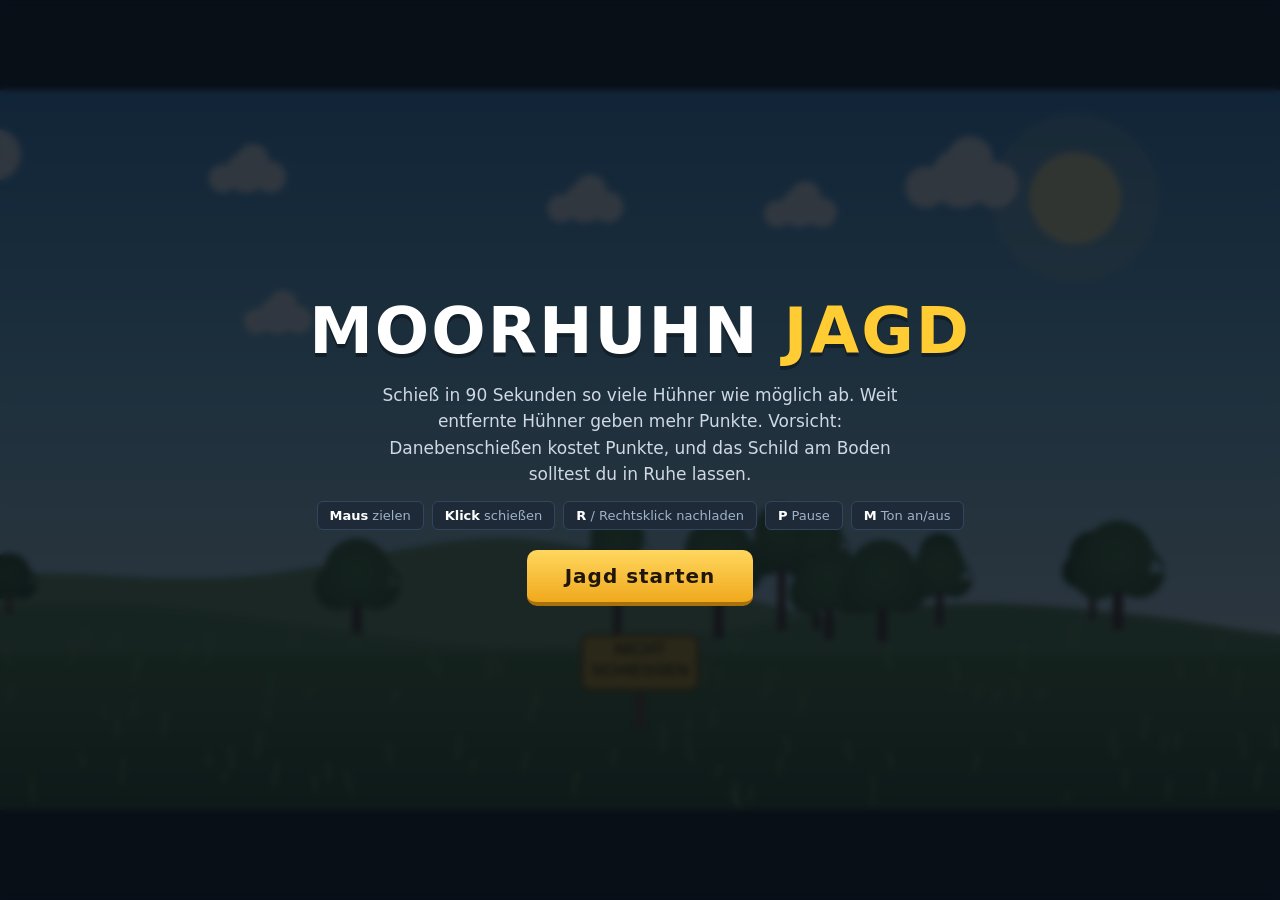
<file: index.html>
<!DOCTYPE html>
<html lang="de">
<head>
<meta charset="utf-8">
<meta name="viewport" content="width=device-width, initial-scale=1, user-scalable=no">
<title>Moorhuhn Jagd</title>
<style>
  * { margin:0; padding:0; box-sizing:border-box; }
  html, body {
    height:100%; background:#10161f; overflow:hidden;
    font-family: "Trebuchet MS", "Segoe UI", system-ui, sans-serif;
    color:#fff;
  }
  #wrap {
    position:relative; width:100vw; height:100vh;
    display:flex; align-items:center; justify-content:center;
  }
  canvas {
    display:block; background:#87ceeb;
    max-width:100%; max-height:100%;
    cursor:none; touch-action:none;
  }
  .overlay {
    position:absolute; inset:0;
    display:flex; flex-direction:column; align-items:center; justify-content:center;
    background:rgba(8,14,22,.82); backdrop-filter:blur(3px);
    text-align:center; padding:24px; gap:14px;
  }
  .overlay.hidden { display:none; }
  h1 { font-size:clamp(32px,7vw,64px); letter-spacing:2px; text-shadow:0 4px 0 #00000055; }
  h1 span { color:#ffcc33; }
  p { max-width:520px; line-height:1.55; font-size:clamp(14px,2.2vw,17px); color:#cfd8e3; }
  .keys { display:flex; flex-wrap:wrap; gap:8px; justify-content:center; }
  .key {
    background:#1e2a38; border:1px solid #33455c; border-radius:6px;
    padding:6px 12px; font-size:13px; color:#9fb3c8;
  }
  .key b { color:#fff; }
  button {
    margin-top:6px; padding:14px 38px; font-size:20px; font-weight:bold;
    font-family:inherit; letter-spacing:1px;
    color:#20160a; background:linear-gradient(#ffd75e,#f0a91d);
    border:none; border-bottom:4px solid #a8710c; border-radius:10px; cursor:pointer;
  }
  button:hover { filter:brightness(1.08); }
  button:active { transform:translateY(2px); border-bottom-width:2px; }
  .stats { display:flex; gap:28px; flex-wrap:wrap; justify-content:center; margin-top:4px; }
  .stat { min-width:110px; }
  .stat .v { font-size:34px; font-weight:bold; color:#ffcc33; }
  .stat .l { font-size:12px; text-transform:uppercase; letter-spacing:1px; color:#8fa3b8; }
</style>
</head>
<body>
<div id="wrap">
  <canvas id="game" width="1280" height="720"></canvas>

  <div id="startScreen" class="overlay">
    <h1>MOORHUHN <span>JAGD</span></h1>
    <p>Schieß in 90&nbsp;Sekunden so viele Hühner wie möglich ab.
       Weit entfernte Hühner geben mehr Punkte. Vorsicht: Danebenschießen kostet Punkte,
       und das Schild am Boden solltest du in Ruhe lassen.</p>
    <div class="keys">
      <span class="key"><b>Maus</b> zielen</span>
      <span class="key"><b>Klick</b> schießen</span>
      <span class="key"><b>R</b> / Rechtsklick nachladen</span>
      <span class="key"><b>P</b> Pause</span>
      <span class="key"><b>M</b> Ton an/aus</span>
    </div>
    <button id="startBtn">Jagd starten</button>
  </div>

  <div id="endScreen" class="overlay hidden">
    <h1>Jagd <span>vorbei</span></h1>
    <div class="stats">
      <div class="stat"><div class="v" id="fScore">0</div><div class="l">Punkte</div></div>
      <div class="stat"><div class="v" id="fKills">0</div><div class="l">Hühner</div></div>
      <div class="stat"><div class="v" id="fAcc">0%</div><div class="l">Treffer</div></div>
      <div class="stat"><div class="v" id="fBest">0</div><div class="l">Rekord</div></div>
    </div>
    <p id="fMsg"></p>
    <button id="againBtn">Nochmal jagen</button>
  </div>
</div>

<script>
(() => {
"use strict";

const canvas = document.getElementById("game");
const ctx = canvas.getContext("2d");
const W = canvas.width, H = canvas.height;
const GROUND = H * 0.78;

const ROUND_TIME = 90;
const MAG_SIZE = 8;
const RELOAD_TIME = 1.1;

const rand = (a, b) => a + Math.random() * (b - a);
const randInt = (a, b) => Math.floor(rand(a, b + 1));
const clamp = (v, a, b) => v < a ? a : v > b ? b : v;

/* ---------------- Sound (WebAudio, keine externen Dateien) ---------------- */
const Sound = {
  ctx: null, on: true,
  init() {
    if (!this.ctx) {
      const AC = window.AudioContext || window.webkitAudioContext;
      if (AC) this.ctx = new AC();
    }
    if (this.ctx && this.ctx.state === "suspended") this.ctx.resume();
  },
  tone(freq, dur, type, vol, slide) {
    if (!this.on || !this.ctx) return;
    const t = this.ctx.currentTime;
    const o = this.ctx.createOscillator();
    const g = this.ctx.createGain();
    o.type = type || "square";
    o.frequency.setValueAtTime(freq, t);
    if (slide) o.frequency.exponentialRampToValueAtTime(Math.max(40, slide), t + dur);
    g.gain.setValueAtTime(vol || 0.15, t);
    g.gain.exponentialRampToValueAtTime(0.0001, t + dur);
    o.connect(g); g.connect(this.ctx.destination);
    o.start(t); o.stop(t + dur + 0.02);
  },
  noise(dur, vol, filterFreq) {
    if (!this.on || !this.ctx) return;
    const t = this.ctx.currentTime;
    const n = Math.floor(this.ctx.sampleRate * dur);
    const buf = this.ctx.createBuffer(1, n, this.ctx.sampleRate);
    const d = buf.getChannelData(0);
    for (let i = 0; i < n; i++) d[i] = (Math.random() * 2 - 1) * (1 - i / n);
    const src = this.ctx.createBufferSource(); src.buffer = buf;
    const f = this.ctx.createBiquadFilter();
    f.type = "lowpass"; f.frequency.value = filterFreq || 1400;
    const g = this.ctx.createGain(); g.gain.value = vol || 0.3;
    src.connect(f); f.connect(g); g.connect(this.ctx.destination);
    src.start(t);
  },
  shot()   { this.noise(0.18, 0.35, 2200); this.tone(180, 0.12, "sawtooth", 0.12, 60); },
  cluck()  { this.tone(rand(620, 780), 0.09, "square", 0.10, rand(300, 420)); },
  hit()    { this.tone(900, 0.07, "square", 0.14, 200); this.noise(0.12, 0.18, 900); },
  reload() { this.tone(300, 0.05, "square", 0.10); setTimeout(() => this.tone(420, 0.06, "square", 0.10), 140); },
  empty()  { this.tone(120, 0.05, "square", 0.10); },
  bonus()  { [660, 880, 1180].forEach((f, i) => setTimeout(() => this.tone(f, 0.11, "triangle", 0.13), i * 80)); },
  penalty(){ this.tone(200, 0.3, "sawtooth", 0.16, 70); }
};

/* ---------------- Spielzustand ---------------- */
const state = {
  mode: "menu",          // menu | playing | paused | over
  time: ROUND_TIME,
  score: 0, kills: 0, shots: 0, hits: 0,
  combo: 0, comboTimer: 0,
  ammo: MAG_SIZE, reloading: 0,
  spawnTimer: 0,
  shake: 0,
  best: +(localStorage.getItem("moorhuhn_best") || 0)
};

const mouse = { x: W / 2, y: H / 2, down: false, recoil: 0 };
const chickens = [];
const particles = [];
const floatTexts = [];
const clouds = [];
const trees = [];
const grasses = [];

/* ---------------- Kulisse ---------------- */
function buildScenery() {
  clouds.length = trees.length = grasses.length = 0;
  for (let i = 0; i < 7; i++)
    clouds.push({ x: rand(-100, W + 100), y: rand(40, H * 0.34), s: rand(0.55, 1.35), v: rand(4, 14) });
  for (let i = 0; i < 14; i++) {
    const d = rand(0, 1);
    trees.push({ x: rand(-40, W + 40), d, h: rand(70, 150) * (0.55 + d * 0.9), w: rand(28, 52) * (0.6 + d * 0.8) });
  }
  trees.sort((a, b) => a.d - b.d);
  for (let i = 0; i < 90; i++)
    grasses.push({ x: rand(0, W), y: rand(GROUND - 6, H), h: rand(10, 30), p: rand(0, 6.28) });
}
buildScenery();

/* ---------------- Huhn ---------------- */
const CHICKEN_TYPES = {
  normal: { color: "#8b4a2b", belly: "#c97a44", points: 100, hpBase: 1 },
  fast:   { color: "#4a5d7e", belly: "#8aa0c4", points: 200, hpBase: 1 },
  golden: { color: "#d4a017", belly: "#ffe08a", points: 500, hpBase: 2 }
};

function spawnChicken() {
  const roll = Math.random();
  const type = roll > 0.94 ? "golden" : roll > 0.72 ? "fast" : "normal";
  // depth: 0 = weit weg (klein, viele Punkte), 1 = nah (groß)
  const depth = Math.pow(Math.random(), 0.85);
  const scale = 0.34 + depth * 0.86;
  const fromLeft = Math.random() < 0.5;
  const baseSpeed = type === "fast" ? rand(210, 300) : rand(95, 170);
  const c = {
    type,
    x: fromLeft ? -90 : W + 90,
    y: rand(H * 0.12, GROUND - 40 * scale),
    dir: fromLeft ? 1 : -1,
    vx: (fromLeft ? 1 : -1) * baseSpeed * (0.5 + depth * 0.7),
    vy: 0,
    bobPhase: rand(0, 6.28),
    bobAmp: rand(6, 18),
    wing: rand(0, 6.28),
    scale, depth,
    hp: CHICKEN_TYPES[type].hpBase,
    dead: false, deadT: 0, rot: 0,
    cluckTimer: rand(0.8, 3)
  };
  chickens.push(c);
}

/* ---------------- Partikel / Texte ---------------- */
function burstFeathers(x, y, n, color) {
  for (let i = 0; i < n; i++) {
    particles.push({
      x, y,
      vx: rand(-160, 160), vy: rand(-190, 40),
      g: rand(120, 260), life: rand(0.7, 1.7), t: 0,
      size: rand(3, 8), rot: rand(0, 6.28), vr: rand(-6, 6),
      color: color || (Math.random() < 0.5 ? "#f4e4d0" : "#c97a44")
    });
  }
}
function popText(x, y, text, color) {
  floatTexts.push({ x, y, text, color: color || "#ffcc33", t: 0, life: 1.0 });
}

/* ---------------- Schießen ---------------- */
function toCanvas(e) {
  const r = canvas.getBoundingClientRect();
  return {
    x: (e.clientX - r.left) * (W / r.width),
    y: (e.clientY - r.top) * (H / r.height)
  };
}

function shoot() {
  if (state.mode !== "playing") return;
  if (state.reloading > 0) return;
  if (state.ammo <= 0) { Sound.empty(); popText(mouse.x, mouse.y - 30, "Nachladen! (R)", "#ff8080"); return; }

  state.ammo--;
  state.shots++;
  state.shake = 9;
  mouse.recoil = 1;
  Sound.shot();

  // Mündungsrauch
  for (let i = 0; i < 5; i++) {
    particles.push({
      x: mouse.x + rand(-6, 6), y: mouse.y + rand(-6, 6),
      vx: rand(-40, 40), vy: rand(-60, -10), g: -20,
      life: 0.5, t: 0, size: rand(4, 9), rot: 0, vr: 0, color: "#ffffff88"
    });
  }

  // Treffer prüfen: vorderste (größte) Ziele zuerst
  const order = chickens.filter(c => !c.dead).sort((a, b) => b.scale - a.scale);
  for (const c of order) {
    const hw = 46 * c.scale, hh = 34 * c.scale;
    if (Math.abs(mouse.x - c.x) < hw && Math.abs(mouse.y - c.y) < hh) {
      hitChicken(c);
      return;
    }
  }

  // Schild getroffen?
  if (Math.abs(mouse.x - sign.x) < 62 && Math.abs(mouse.y - sign.y) < 46) {
    state.score = Math.max(0, state.score - 150);
    state.combo = 0;
    Sound.penalty();
    popText(sign.x, sign.y - 50, "-150  Schild!", "#ff6060");
    burstFeathers(mouse.x, mouse.y, 8, "#9a7b52");
    return;
  }

  // Daneben
  state.combo = 0;
  state.score = Math.max(0, state.score - 10);
  popText(mouse.x, mouse.y - 24, "-10", "#ff8080");
  burstFeathers(mouse.x, mouse.y, 4, "#ffffff66");
}

function hitChicken(c) {
  c.hp--;
  state.hits++;
  Sound.hit();
  burstFeathers(c.x, c.y, 10, null);

  if (c.hp > 0) {
    popText(c.x, c.y - 30 * c.scale, "Treffer!", "#ffffff");
    c.vy = -60;
    return;
  }

  c.dead = true;
  c.vy = -70;
  state.kills++;
  state.combo++;
  state.comboTimer = 2.2;

  const t = CHICKEN_TYPES[c.type];
  const distBonus = 1 + (1 - c.depth) * 1.5;          // weiter weg = mehr Punkte
  const comboMul = 1 + Math.min(state.combo - 1, 5) * 0.2;
  const pts = Math.round(t.points * distBonus * comboMul);
  state.score += pts;

  let label = "+" + pts;
  if (state.combo > 1) label += "  x" + state.combo;
  popText(c.x, c.y - 34 * c.scale, label, c.type === "golden" ? "#ffe08a" : "#ffcc33");
  burstFeathers(c.x, c.y, 16, null);
  if (c.type === "golden") { Sound.bonus(); state.time = Math.min(ROUND_TIME, state.time + 3); popText(c.x, c.y - 62 * c.scale, "+3 Sek.", "#9fe870"); }
}

function reload() {
  if (state.mode !== "playing") return;
  if (state.reloading > 0 || state.ammo === MAG_SIZE) return;
  state.reloading = RELOAD_TIME;
  Sound.reload();
}

/* ---------------- Schild (Nicht-drauf-schießen-Objekt) ---------------- */
const sign = { x: W * 0.5, y: GROUND + 26 };

/* ---------------- Update ---------------- */
function update(dt) {
  // Kulisse bewegt sich immer
  for (const cl of clouds) {
    cl.x += cl.v * dt;
    if (cl.x - 140 * cl.s > W) { cl.x = -140 * cl.s; cl.y = rand(40, H * 0.34); }
  }
  for (const p of particles) {
    p.t += dt; p.x += p.vx * dt; p.y += p.vy * dt;
    p.vy += p.g * dt; p.vx *= 0.99; p.rot += p.vr * dt;
  }
  for (let i = particles.length - 1; i >= 0; i--) if (particles[i].t >= particles[i].life) particles.splice(i, 1);

  for (const f of floatTexts) { f.t += dt; f.y -= 46 * dt; }
  for (let i = floatTexts.length - 1; i >= 0; i--) if (floatTexts[i].t >= floatTexts[i].life) floatTexts.splice(i, 1);

  if (state.shake > 0) state.shake = Math.max(0, state.shake - 40 * dt);
  if (mouse.recoil > 0) mouse.recoil = Math.max(0, mouse.recoil - 4 * dt);

  if (state.mode !== "playing") return;

  state.time -= dt;
  if (state.time <= 0) { state.time = 0; endGame(); return; }

  if (state.reloading > 0) {
    state.reloading -= dt;
    if (state.reloading <= 0) { state.reloading = 0; state.ammo = MAG_SIZE; }
  }

  if (state.comboTimer > 0) {
    state.comboTimer -= dt;
    if (state.comboTimer <= 0) state.combo = 0;
  }

  // Spawn: wird mit der Zeit schneller
  const progress = 1 - state.time / ROUND_TIME;
  const interval = clamp(1.15 - progress * 0.75, 0.32, 1.15);
  state.spawnTimer -= dt;
  if (state.spawnTimer <= 0) {
    spawnChicken();
    if (Math.random() < 0.25 + progress * 0.3) spawnChicken();
    state.spawnTimer = interval * rand(0.7, 1.3);
  }

  for (let i = chickens.length - 1; i >= 0; i--) {
    const c = chickens[i];
    if (c.dead) {
      c.deadT += dt;
      c.vy += 900 * dt;
      c.x += c.vx * 0.25 * dt;
      c.y += c.vy * dt;
      c.rot += 7 * dt * c.dir;
      if (c.y > H + 120) chickens.splice(i, 1);
      continue;
    }
    c.bobPhase += dt * 3.2;
    c.wing += dt * (c.type === "fast" ? 20 : 13);
    c.x += c.vx * dt;
    c.y += Math.sin(c.bobPhase) * c.bobAmp * dt * 8 + c.vy * dt;
    c.vy *= 0.92;
    c.y = clamp(c.y, 40, GROUND - 20 * c.scale);

    c.cluckTimer -= dt;
    if (c.cluckTimer <= 0) { c.cluckTimer = rand(2.5, 6); if (Math.random() < 0.35) Sound.cluck(); }

    if (c.x < -140 || c.x > W + 140) chickens.splice(i, 1);
  }
}

/* ---------------- Zeichnen ---------------- */
function drawBackground(t) {
  // Himmel
  const sky = ctx.createLinearGradient(0, 0, 0, GROUND);
  sky.addColorStop(0, "#3f8fd0");
  sky.addColorStop(0.55, "#87ceeb");
  sky.addColorStop(1, "#cfe9f2");
  ctx.fillStyle = sky;
  ctx.fillRect(0, 0, W, GROUND + 2);

  // Sonne
  ctx.fillStyle = "rgba(255,240,170,.85)";
  ctx.beginPath(); ctx.arc(W * 0.84, H * 0.15, 46, 0, 6.284); ctx.fill();
  ctx.fillStyle = "rgba(255,240,170,.18)";
  ctx.beginPath(); ctx.arc(W * 0.84, H * 0.15, 84, 0, 6.284); ctx.fill();

  // Wolken
  ctx.fillStyle = "rgba(255,255,255,.85)";
  for (const cl of clouds) {
    const s = cl.s;
    ctx.beginPath();
    ctx.arc(cl.x, cl.y, 26 * s, 0, 6.284);
    ctx.arc(cl.x + 30 * s, cl.y + 6 * s, 20 * s, 0, 6.284);
    ctx.arc(cl.x - 30 * s, cl.y + 8 * s, 18 * s, 0, 6.284);
    ctx.arc(cl.x + 8 * s, cl.y - 16 * s, 20 * s, 0, 6.284);
    ctx.fill();
  }

  // Ferne Hügel
  ctx.fillStyle = "#6f9c6a";
  ctx.beginPath();
  ctx.moveTo(0, GROUND);
  for (let x = 0; x <= W; x += 20)
    ctx.lineTo(x, GROUND - 60 - Math.sin(x * 0.004) * 40 - Math.sin(x * 0.011 + 2) * 18);
  ctx.lineTo(W, GROUND); ctx.closePath(); ctx.fill();

  ctx.fillStyle = "#5c8a55";
  ctx.beginPath();
  ctx.moveTo(0, GROUND);
  for (let x = 0; x <= W; x += 20)
    ctx.lineTo(x, GROUND - 26 - Math.sin(x * 0.007 + 1) * 22);
  ctx.lineTo(W, GROUND); ctx.closePath(); ctx.fill();

  // Bäume
  for (const tr of trees) {
    const y = GROUND - 10 - (1 - tr.d) * 46;
    ctx.fillStyle = tr.d > 0.5 ? "#4a3423" : "#5b4130";
    ctx.fillRect(tr.x - tr.w * 0.09, y - tr.h * 0.42, tr.w * 0.18, tr.h * 0.44);
    const g = ctx.createRadialGradient(tr.x, y - tr.h * 0.62, 2, tr.x, y - tr.h * 0.62, tr.w);
    g.addColorStop(0, tr.d > 0.5 ? "#4f7f42" : "#3f6a37");
    g.addColorStop(1, tr.d > 0.5 ? "#335c2c" : "#284a23");
    ctx.fillStyle = g;
    ctx.beginPath();
    ctx.arc(tr.x, y - tr.h * 0.62, tr.w * 0.62, 0, 6.284);
    ctx.arc(tr.x - tr.w * 0.36, y - tr.h * 0.46, tr.w * 0.44, 0, 6.284);
    ctx.arc(tr.x + tr.w * 0.36, y - tr.h * 0.48, tr.w * 0.46, 0, 6.284);
    ctx.fill();
  }

  // Boden
  const gr = ctx.createLinearGradient(0, GROUND, 0, H);
  gr.addColorStop(0, "#4e7d3f");
  gr.addColorStop(1, "#2f5228");
  ctx.fillStyle = gr;
  ctx.fillRect(0, GROUND, W, H - GROUND);

  // Gras
  ctx.strokeStyle = "#6fa257"; ctx.lineWidth = 2;
  ctx.beginPath();
  for (const g2 of grasses) {
    const sway = Math.sin(t * 1.6 + g2.p) * 5;
    ctx.moveTo(g2.x, g2.y);
    ctx.quadraticCurveTo(g2.x + sway * 0.5, g2.y - g2.h * 0.6, g2.x + sway, g2.y - g2.h);
  }
  ctx.stroke();

  drawSign();
}

function drawSign() {
  const x = sign.x, y = sign.y;
  ctx.fillStyle = "#6b4b2a";
  ctx.fillRect(x - 5, y - 10, 10, 62);
  ctx.fillStyle = "#c9a227";
  ctx.strokeStyle = "#7d5f12"; ctx.lineWidth = 4;
  ctx.beginPath(); ctx.roundRect(x - 58, y - 42, 116, 54, 8); ctx.fill(); ctx.stroke();
  ctx.fillStyle = "#4a3208";
  ctx.font = "bold 17px 'Trebuchet MS', sans-serif";
  ctx.textAlign = "center"; ctx.textBaseline = "middle";
  ctx.fillText("NICHT", x, y - 27);
  ctx.fillText("SCHIESSEN", x, y - 6);
}

function drawChicken(c) {
  const s = c.scale;
  ctx.save();
  ctx.translate(c.x, c.y);
  ctx.rotate(c.rot);
  ctx.scale(c.dir * s, s);

  const t = CHICKEN_TYPES[c.type];
  const flap = c.dead ? 0 : Math.sin(c.wing) * 0.9;

  // Schatten am Körper
  ctx.fillStyle = "rgba(0,0,0,.15)";
  ctx.beginPath(); ctx.ellipse(2, 6, 34, 22, 0, 0, 6.284); ctx.fill();

  // Hinterer Flügel
  ctx.fillStyle = "#00000033";
  ctx.beginPath();
  ctx.ellipse(-6, -4 + flap * 8, 22, 11, flap * 0.5, 0, 6.284);
  ctx.fill();

  // Schwanzfedern
  ctx.fillStyle = t.color;
  ctx.beginPath();
  ctx.moveTo(-26, -4);
  ctx.quadraticCurveTo(-52, -26, -44, -2);
  ctx.quadraticCurveTo(-52, 4, -28, 10);
  ctx.closePath(); ctx.fill();

  // Körper
  const bg = ctx.createLinearGradient(0, -24, 0, 24);
  bg.addColorStop(0, t.color);
  bg.addColorStop(1, t.belly);
  ctx.fillStyle = bg;
  ctx.beginPath(); ctx.ellipse(0, 0, 32, 23, 0, 0, 6.284); ctx.fill();

  // Beine
  ctx.strokeStyle = "#e0a33a"; ctx.lineWidth = 3;
  ctx.beginPath();
  ctx.moveTo(2, 18); ctx.lineTo(0, 30); ctx.lineTo(8, 33);
  ctx.moveTo(12, 17); ctx.lineTo(12, 29); ctx.lineTo(20, 32);
  ctx.stroke();

  // Vorderer Flügel
  const wg = ctx.createLinearGradient(0, -14, 0, 10);
  wg.addColorStop(0, "#ffffffcc");
  wg.addColorStop(1, t.color);
  ctx.fillStyle = wg;
  ctx.save();
  ctx.translate(-2, -6);
  ctx.rotate(flap * 0.55);
  ctx.beginPath(); ctx.ellipse(0, 0, 26, 13, 0, 0, 6.284); ctx.fill();
  ctx.strokeStyle = "#00000022"; ctx.lineWidth = 1.5; ctx.stroke();
  ctx.restore();

  // Hals + Kopf
  ctx.fillStyle = t.color;
  ctx.beginPath(); ctx.ellipse(24, -14, 11, 13, -0.3, 0, 6.284); ctx.fill();
  ctx.beginPath(); ctx.arc(32, -24, 13, 0, 6.284); ctx.fill();

  // Kamm
  ctx.fillStyle = "#d63b3b";
  ctx.beginPath();
  ctx.arc(28, -35, 5, 0, 6.284);
  ctx.arc(35, -37, 6, 0, 6.284);
  ctx.arc(42, -34, 5, 0, 6.284);
  ctx.fill();
  // Kehllappen
  ctx.beginPath(); ctx.ellipse(34, -12, 4, 6, 0, 0, 6.284); ctx.fill();

  // Schnabel
  ctx.fillStyle = "#f2a72c";
  ctx.beginPath();
  ctx.moveTo(43, -25); ctx.lineTo(57, -21); ctx.lineTo(43, -17);
  ctx.closePath(); ctx.fill();

  // Auge
  ctx.fillStyle = "#fff";
  ctx.beginPath(); ctx.arc(37, -27, 4.6, 0, 6.284); ctx.fill();
  ctx.fillStyle = "#111";
  if (c.dead) {
    ctx.lineWidth = 2; ctx.strokeStyle = "#111";
    ctx.beginPath();
    ctx.moveTo(34, -30); ctx.lineTo(40, -24);
    ctx.moveTo(40, -30); ctx.lineTo(34, -24);
    ctx.stroke();
  } else {
    ctx.beginPath(); ctx.arc(38, -27, 2.2, 0, 6.284); ctx.fill();
  }

  ctx.restore();
}

function drawParticles() {
  for (const p of particles) {
    const a = 1 - p.t / p.life;
    ctx.save();
    ctx.globalAlpha = clamp(a, 0, 1);
    ctx.translate(p.x, p.y);
    ctx.rotate(p.rot);
    ctx.fillStyle = p.color;
    ctx.beginPath();
    ctx.ellipse(0, 0, p.size, p.size * 0.45, 0, 0, 6.284);
    ctx.fill();
    ctx.restore();
  }
  ctx.globalAlpha = 1;
}

function drawFloatTexts() {
  ctx.textAlign = "center"; ctx.textBaseline = "middle";
  for (const f of floatTexts) {
    const a = 1 - f.t / f.life;
    ctx.globalAlpha = clamp(a, 0, 1);
    ctx.font = "bold 26px 'Trebuchet MS', sans-serif";
    ctx.lineWidth = 4; ctx.strokeStyle = "rgba(0,0,0,.6)";
    ctx.strokeText(f.text, f.x, f.y);
    ctx.fillStyle = f.color;
    ctx.fillText(f.text, f.x, f.y);
  }
  ctx.globalAlpha = 1;
}

function drawCrosshair() {
  const r = 22 + mouse.recoil * 16;
  ctx.save();
  ctx.translate(mouse.x, mouse.y);
  ctx.strokeStyle = state.reloading > 0 ? "#ff9a3c" : "#ffffff";
  ctx.lineWidth = 2.5;
  ctx.beginPath(); ctx.arc(0, 0, r, 0, 6.284); ctx.stroke();
  ctx.beginPath();
  ctx.moveTo(-r - 10, 0); ctx.lineTo(-6, 0);
  ctx.moveTo(6, 0); ctx.lineTo(r + 10, 0);
  ctx.moveTo(0, -r - 10); ctx.lineTo(0, -6);
  ctx.moveTo(0, 6); ctx.lineTo(0, r + 10);
  ctx.stroke();
  ctx.fillStyle = "#ff3b3b";
  ctx.beginPath(); ctx.arc(0, 0, 2.6, 0, 6.284); ctx.fill();

  if (state.reloading > 0) {
    const p = 1 - state.reloading / RELOAD_TIME;
    ctx.strokeStyle = "#ffcc33"; ctx.lineWidth = 5;
    ctx.beginPath(); ctx.arc(0, 0, r + 14, -1.571, -1.571 + 6.284 * p); ctx.stroke();
  }
  ctx.restore();
}

function drawHUD() {
  // obere Leiste
  ctx.fillStyle = "rgba(10,18,28,.55)";
  ctx.fillRect(0, 0, W, 64);

  ctx.textBaseline = "middle";
  ctx.textAlign = "left";
  ctx.fillStyle = "#ffcc33";
  ctx.font = "bold 30px 'Trebuchet MS', sans-serif";
  ctx.fillText(String(state.score).padStart(5, "0"), 24, 34);
  ctx.fillStyle = "#8fa3b8";
  ctx.font = "13px 'Trebuchet MS', sans-serif";
  ctx.fillText("PUNKTE", 24, 55);

  ctx.fillStyle = "#fff";
  ctx.font = "bold 20px 'Trebuchet MS', sans-serif";
  ctx.fillText("Hühner: " + state.kills, 190, 28);
  const acc = state.shots ? Math.round(state.hits / state.shots * 100) : 0;
  ctx.fillStyle = "#9fb3c8";
  ctx.font = "15px 'Trebuchet MS', sans-serif";
  ctx.fillText("Trefferquote: " + acc + "%", 190, 50);

  // Zeit
  ctx.textAlign = "center";
  const low = state.time <= 10;
  ctx.fillStyle = low && Math.floor(state.time * 4) % 2 === 0 ? "#ff5a5a" : "#fff";
  ctx.font = "bold 36px 'Trebuchet MS', sans-serif";
  ctx.fillText(Math.ceil(state.time) + "s", W / 2, 32);
  const barW = 240;
  ctx.fillStyle = "rgba(255,255,255,.2)";
  ctx.fillRect(W / 2 - barW / 2, 48, barW, 7);
  ctx.fillStyle = low ? "#ff5a5a" : "#9fe870";
  ctx.fillRect(W / 2 - barW / 2, 48, barW * (state.time / ROUND_TIME), 7);

  // Munition
  ctx.textAlign = "right";
  ctx.fillStyle = "#8fa3b8";
  ctx.font = "13px 'Trebuchet MS', sans-serif";
  ctx.fillText(state.reloading > 0 ? "LADE NACH…" : "MUNITION", W - 24, 52);
  for (let i = 0; i < MAG_SIZE; i++) {
    const bx = W - 24 - (MAG_SIZE - i) * 16;
    ctx.fillStyle = i < state.ammo ? "#ffcc33" : "rgba(255,255,255,.18)";
    ctx.fillRect(bx, 16, 10, 22);
    ctx.fillStyle = i < state.ammo ? "#c98a1a" : "rgba(255,255,255,.12)";
    ctx.fillRect(bx, 16, 10, 6);
  }

  // Combo
  if (state.combo > 1) {
    ctx.textAlign = "center";
    ctx.fillStyle = "#ffcc33";
    ctx.font = "bold 32px 'Trebuchet MS', sans-serif";
    ctx.fillText("COMBO x" + state.combo, W / 2, 96);
  }

  if (state.mode === "paused") {
    ctx.fillStyle = "rgba(8,14,22,.7)";
    ctx.fillRect(0, 0, W, H);
    ctx.textAlign = "center";
    ctx.fillStyle = "#fff";
    ctx.font = "bold 56px 'Trebuchet MS', sans-serif";
    ctx.fillText("PAUSE", W / 2, H / 2 - 10);
    ctx.font = "20px 'Trebuchet MS', sans-serif";
    ctx.fillStyle = "#9fb3c8";
    ctx.fillText("P drücken zum Weiterspielen", W / 2, H / 2 + 36);
  }
}

function render(t) {
  ctx.save();
  if (state.shake > 0) {
    ctx.translate(rand(-state.shake, state.shake), rand(-state.shake, state.shake));
  }
  drawBackground(t);
  chickens.slice().sort((a, b) => a.scale - b.scale).forEach(drawChicken);
  drawParticles();
  drawFloatTexts();
  ctx.restore();

  if (state.mode === "playing" || state.mode === "paused") {
    drawHUD();
    drawCrosshair();
  }
}

/* ---------------- Ablauf ---------------- */
const startScreen = document.getElementById("startScreen");
const endScreen = document.getElementById("endScreen");

function startGame() {
  Sound.init();
  chickens.length = 0; particles.length = 0; floatTexts.length = 0;
  buildScenery();
  Object.assign(state, {
    mode: "playing", time: ROUND_TIME,
    score: 0, kills: 0, shots: 0, hits: 0,
    combo: 0, comboTimer: 0,
    ammo: MAG_SIZE, reloading: 0, spawnTimer: 0, shake: 0
  });
  startScreen.classList.add("hidden");
  endScreen.classList.add("hidden");
}

function endGame() {
  state.mode = "over";
  const acc = state.shots ? Math.round(state.hits / state.shots * 100) : 0;
  const isRecord = state.score > state.best;
  if (isRecord) {
    state.best = state.score;
    localStorage.setItem("moorhuhn_best", String(state.best));
  }
  document.getElementById("fScore").textContent = state.score;
  document.getElementById("fKills").textContent = state.kills;
  document.getElementById("fAcc").textContent = acc + "%";
  document.getElementById("fBest").textContent = state.best;
  document.getElementById("fMsg").textContent = isRecord
    ? "Neuer Rekord! Das Moor zittert vor dir."
    : state.kills >= 40 ? "Starke Jagd — aber der Rekord steht noch."
    : state.kills >= 20 ? "Solide Ausbeute. Da geht mehr."
    : "Die Hühner lachen noch. Revanche?";
  endScreen.classList.remove("hidden");
}

document.getElementById("startBtn").addEventListener("click", startGame);
document.getElementById("againBtn").addEventListener("click", startGame);

canvas.addEventListener("mousemove", e => { const p = toCanvas(e); mouse.x = p.x; mouse.y = p.y; });
canvas.addEventListener("mousedown", e => {
  const p = toCanvas(e); mouse.x = p.x; mouse.y = p.y;
  if (e.button === 2) { reload(); return; }
  shoot();
});
canvas.addEventListener("contextmenu", e => e.preventDefault());
canvas.addEventListener("touchstart", e => {
  e.preventDefault();
  const p = toCanvas(e.touches[0]);
  mouse.x = p.x; mouse.y = p.y;
  Sound.init();
  shoot();
}, { passive: false });
canvas.addEventListener("touchmove", e => {
  e.preventDefault();
  const p = toCanvas(e.touches[0]); mouse.x = p.x; mouse.y = p.y;
}, { passive: false });

window.addEventListener("keydown", e => {
  const k = e.key.toLowerCase();
  if (k === "r") reload();
  else if (k === "p") {
    if (state.mode === "playing") state.mode = "paused";
    else if (state.mode === "paused") state.mode = "playing";
  }
  else if (k === "m") { Sound.on = !Sound.on; }
  else if (e.code === "Space") {
    e.preventDefault();
    if (state.mode === "menu" || state.mode === "over") startGame(); else shoot();
  }
});

/* ---------------- Loop ---------------- */
let last = performance.now();
function frame(now) {
  const dt = Math.min(0.05, (now - last) / 1000);
  last = now;
  update(dt);
  render(now / 1000);
  requestAnimationFrame(frame);
}
requestAnimationFrame(frame);

})();
</script>
</body>
</html>
</file>
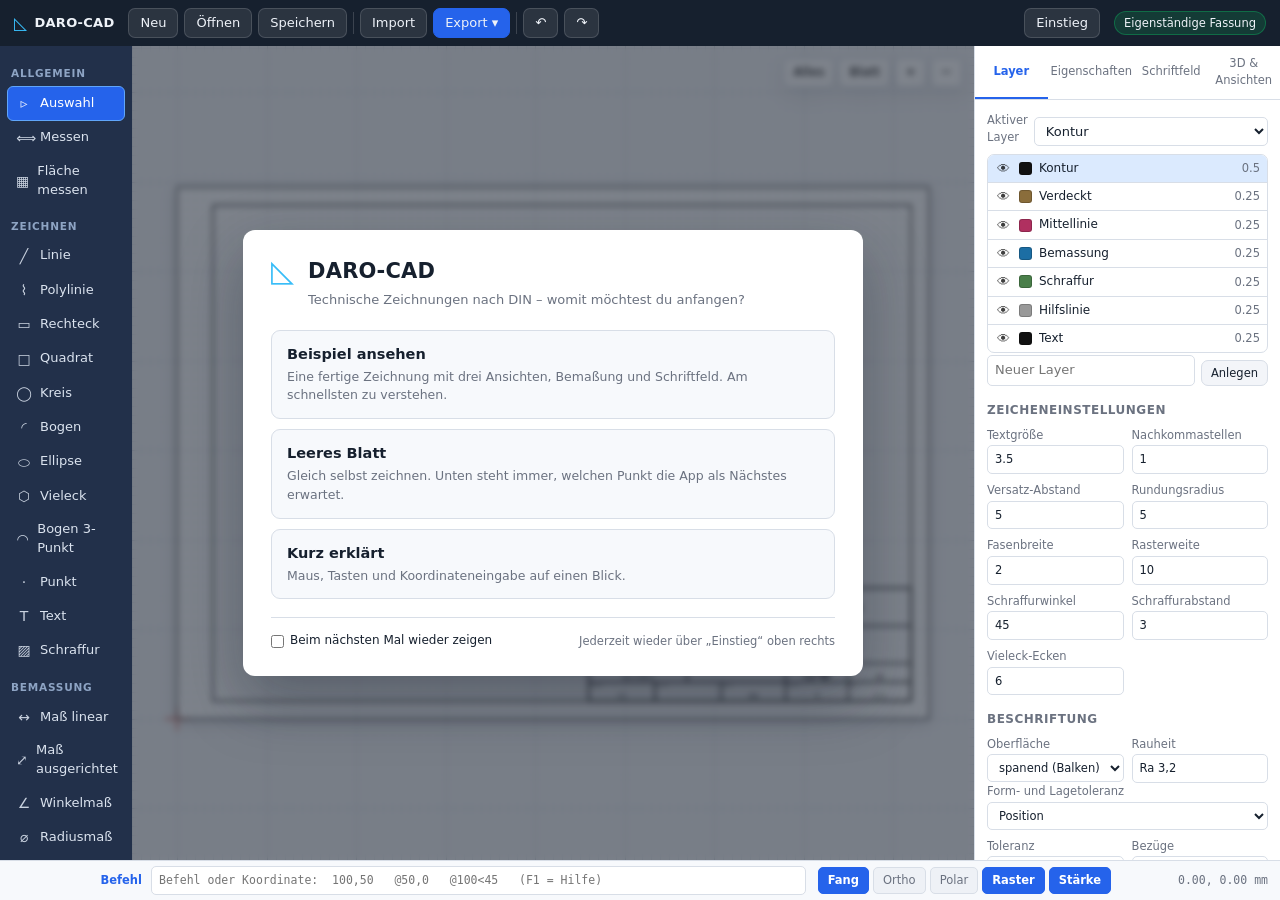
<file: DARO-CAD.html>
<!DOCTYPE html>
<html lang="de">
<head>
<meta charset="utf-8">
<meta name="viewport" content="width=device-width, initial-scale=1">
<title>DARO-CAD</title>
<style>
/* DARO-CAD -- Oberflaeche */
:root {
  --bg: #eef1f5;
  --panel: #ffffff;
  --ink: #16202e;
  --muted: #6b7280;
  --line: #d8dee7;
  --dark: #16202e;
  --dark-2: #22304a;
  --accent: #2563eb;
  --accent-soft: #dbeafe;
  --warn: #e2680f;
  --ok: #0f9d58;
  --radius: 7px;
  --shadow: 0 1px 2px rgba(15,23,42,.06), 0 8px 24px rgba(15,23,42,.08);
}

* { box-sizing: border-box; }

html, body {
  height: 100%;
  margin: 0;
  font: 13px/1.45 system-ui, -apple-system, "Segoe UI", Roboto, sans-serif;
  color: var(--ink);
  background: var(--bg);
  overflow: hidden;
}

body { display: flex; flex-direction: column; }

/* ---- Kopfzeile ---- */
.topbar {
  display: flex; align-items: center; gap: 14px;
  padding: 0 14px; height: 46px; flex: 0 0 46px;
  background: var(--dark); color: #eef2f8;
  box-shadow: 0 1px 0 rgba(0,0,0,.25);
}
.brand { font-weight: 650; letter-spacing: .3px; display: flex; align-items: center; gap: 7px; }
.brand .mark { color: #38bdf8; font-size: 17px; }
.menu { display: flex; align-items: center; gap: 6px; }
.spacer { flex: 1; }

.btn {
  background: rgba(255,255,255,.09); color: inherit; border: 1px solid rgba(255,255,255,.14);
  padding: 5px 11px; border-radius: var(--radius); cursor: pointer; font: inherit;
  transition: background .12s, border-color .12s;
}
.btn:hover { background: rgba(255,255,255,.18); }
.btn:active { transform: translateY(1px); }
.btn.primary { background: var(--accent); border-color: var(--accent); }
.btn.primary:hover { background: #1d4ed8; }
.btn.small { padding: 4px 9px; }
.btn.wide { width: 100%; margin: 6px 0; padding: 8px; }
.sep { width: 1px; height: 22px; background: rgba(255,255,255,.16); }

.panel .btn, .stage .btn, dialog .btn {
  background: #f3f5f9; color: var(--ink); border: 1px solid var(--line);
}
.panel .btn:hover, dialog .btn:hover { background: #e7ebf2; }
.panel .btn.wide { background: var(--accent); color: #fff; border-color: var(--accent); }
.panel .btn.wide:hover { background: #1d4ed8; }

.dropdown { position: relative; }
.dropdown-menu {
  position: absolute; right: 0; top: calc(100% + 6px); min-width: 216px; z-index: 40;
  background: #fff; color: var(--ink); border: 1px solid var(--line);
  border-radius: var(--radius); box-shadow: var(--shadow); padding: 5px; display: none;
}
.dropdown-menu.open { display: block; }
.dropdown-menu button {
  display: block; width: 100%; text-align: left; background: none; border: 0;
  padding: 7px 10px; border-radius: 5px; cursor: pointer; font: inherit; color: inherit;
}
.dropdown-menu button:hover { background: var(--accent-soft); }
.dropdown-menu button[disabled] { opacity: .42; cursor: not-allowed; }
.dropdown-menu hr { border: 0; border-top: 1px solid var(--line); margin: 5px 2px; }

.freecad-badge {
  font-size: 11.5px; padding: 3px 9px; border-radius: 999px;
  background: rgba(255,255,255,.10); border: 1px solid rgba(255,255,255,.16);
}
.freecad-badge.ok { background: rgba(15,157,88,.22); border-color: rgba(15,157,88,.5); }
.freecad-badge.off { background: rgba(226,104,15,.18); border-color: rgba(226,104,15,.45); }

/* ---- Layout ---- */
.layout { flex: 1; display: flex; min-height: 0; }

.tools {
  width: 132px; flex: 0 0 132px; background: var(--dark-2); color: #dbe3ef;
  overflow-y: auto; padding: 8px 7px 20px;
}
.tools h5 {
  margin: 12px 4px 5px; font-size: 10.5px; text-transform: uppercase;
  letter-spacing: .8px; color: #8ea4c4; font-weight: 600;
}
.tool {
  display: flex; align-items: center; gap: 8px; width: 100%;
  background: none; border: 1px solid transparent; color: inherit;
  padding: 6px 8px; border-radius: 6px; cursor: pointer; font: inherit; text-align: left;
}
.tool:hover { background: rgba(255,255,255,.09); }
.tool.active { background: var(--accent); border-color: #60a5fa; color: #fff; }
.tool .ico { width: 16px; text-align: center; opacity: .9; font-size: 14px; }

.stage { flex: 1; position: relative; min-width: 0; background: var(--bg); }
#canvas {
  width: 100%; height: 100%; display: block; cursor: crosshair; outline: none;
  touch-action: none;   /* sonst scrollt der Browser statt zu zeichnen */
}

.viewbar { position: absolute; right: 12px; top: 12px; display: flex; gap: 5px; }
.chip {
  background: rgba(255,255,255,.94); border: 1px solid var(--line); border-radius: 6px;
  padding: 4px 9px; cursor: pointer; font: inherit; box-shadow: var(--shadow);
}
.chip:hover { background: #fff; border-color: #b9c3d2; }

.toast {
  position: absolute; left: 50%; bottom: 18px; transform: translateX(-50%);
  background: rgba(22,32,46,.94); color: #fff; padding: 8px 15px; border-radius: 7px;
  box-shadow: var(--shadow); max-width: 78%; z-index: 30; font-size: 12.5px;
}

/* ---- Rechte Leiste ---- */
.panel {
  width: 306px; flex: 0 0 306px; background: var(--panel); border-left: 1px solid var(--line);
  display: flex; flex-direction: column; min-height: 0;
}
.tabs { display: flex; border-bottom: 1px solid var(--line); }
.tabs button {
  flex: 1; background: none; border: 0; border-bottom: 2px solid transparent;
  padding: 9px 3px; cursor: pointer; font: inherit; font-size: 11.5px; color: var(--muted);
}
.tabs button.active { color: var(--accent); border-bottom-color: var(--accent); font-weight: 600; }
.tab-body { flex: 1; overflow-y: auto; padding: 12px; min-height: 0; }
.tab-body > section { display: none; }
.tab-body > section.active { display: block; }

h4 { margin: 16px 0 7px; font-size: 12px; text-transform: uppercase;
     letter-spacing: .5px; color: var(--muted); }
.muted { color: var(--muted); }
.small { font-size: 11.5px; }

label { display: block; font-size: 11.5px; color: var(--muted); }
input, select, textarea {
  width: 100%; padding: 5px 7px; border: 1px solid var(--line); border-radius: 5px;
  font: inherit; color: var(--ink); background: #fff; margin-top: 2px;
}
input:focus, select:focus { outline: 2px solid var(--accent-soft); border-color: var(--accent); }
input[type=checkbox] { width: auto; margin: 0 6px 0 0; }
.check { display: flex; align-items: center; color: var(--ink); font-size: 12px; margin: 4px 0; }
.grid1 { display: grid; gap: 8px; }
.grid2 { display: grid; grid-template-columns: 1fr 1fr; gap: 8px; }
.checks { display: grid; gap: 2px; margin-bottom: 8px; }
.field-row { display: flex; gap: 6px; align-items: flex-end; margin-bottom: 8px; }
.field-row label { flex: 1; }

.layer-list { border: 1px solid var(--line); border-radius: var(--radius); overflow: hidden; }
.layer-row {
  display: flex; align-items: center; gap: 7px; padding: 5px 7px;
  border-bottom: 1px solid var(--line); font-size: 12px; cursor: pointer;
}
.layer-row:last-child { border-bottom: 0; }
.layer-row.active { background: var(--accent-soft); }
.layer-row .swatch { width: 13px; height: 13px; border-radius: 3px; border: 1px solid rgba(0,0,0,.2); flex: 0 0 auto; }
.layer-row .name { flex: 1; overflow: hidden; text-overflow: ellipsis; white-space: nowrap; }
.layer-row .eye { background: none; border: 0; cursor: pointer; padding: 0 2px; font-size: 13px; opacity: .75; }
.layer-row .eye.off { opacity: .28; }

.props-body { display: grid; gap: 8px; }
.props-body .row { display: grid; grid-template-columns: 96px 1fr; gap: 8px; align-items: center; }
.props-body .row span { font-size: 11.5px; color: var(--muted); }

.view3d {
  width: 100%; height: 190px; border: 1px solid var(--line); border-radius: var(--radius);
  background: #eef1f5; display: block; cursor: grab; touch-action: none;
}
.view3d:active { cursor: grabbing; }
.stats {
  margin-top: 8px; padding: 8px; background: #f5f7fa; border-radius: var(--radius);
  font-size: 11.5px; color: var(--muted); line-height: 1.6;
}
.stats b { color: var(--ink); }

/* ---- Statuszeile ---- */
.statusbar {
  flex: 0 0 40px; height: 40px; display: flex; align-items: center; gap: 12px;
  padding: 0 12px; background: #f7f9fc; border-top: 1px solid var(--line);
}
.cmdline { flex: 1; display: flex; align-items: center; gap: 9px; margin: 0; }
.cmdline .prompt {
  font-size: 11.5px; color: var(--accent); font-weight: 600; white-space: nowrap;
  min-width: 130px; text-align: right;
}
#cmd { flex: 1; margin: 0; font-family: ui-monospace, "SF Mono", Menlo, Consolas, monospace; }
.toggles { display: flex; gap: 4px; }
.tgl {
  background: #eef1f6; border: 1px solid var(--line); border-radius: 5px;
  padding: 4px 9px; cursor: pointer; font: inherit; font-size: 11.5px; color: var(--muted);
}
.tgl.active { background: var(--accent); border-color: var(--accent); color: #fff; font-weight: 600; }
.readout {
  font-family: ui-monospace, Menlo, Consolas, monospace; font-size: 11.5px;
  color: var(--muted); min-width: 145px; text-align: right;
}

/* ---- Dialoge ---- */
dialog {
  border: 0; border-radius: 10px; padding: 20px; box-shadow: 0 24px 60px rgba(15,23,42,.3);
  max-width: 640px; width: 92vw; color: var(--ink);
}
dialog::backdrop { background: rgba(15,23,42,.45); }
dialog h3 { margin: 0 0 12px; }
.dialog-actions { display: flex; justify-content: flex-end; gap: 8px; margin-top: 14px; }
.file-list { max-height: 320px; overflow-y: auto; border: 1px solid var(--line); border-radius: var(--radius); }
.file-row {
  display: flex; align-items: center; gap: 10px; padding: 8px 10px;
  border-bottom: 1px solid var(--line); cursor: pointer;
}
.file-row:hover { background: var(--accent-soft); }
.file-row:last-child { border-bottom: 0; }
.file-row .meta { margin-left: auto; font-size: 11px; color: var(--muted); }
.help { display: grid; grid-template-columns: 1fr 1fr; gap: 22px; font-size: 12.5px; }
.help ul { margin: 4px 0 10px; padding-left: 18px; }
.help li { margin: 3px 0; }
.help code {
  background: #eef1f6; padding: 1px 5px; border-radius: 4px;
  font-family: ui-monospace, Menlo, Consolas, monospace;
}



/* ---- Startbildschirm ---- */
.welcome {
  position: absolute; inset: 0; z-index: 50;
  display: flex; align-items: center; justify-content: center;
  background: rgba(22, 32, 46, .55); backdrop-filter: blur(3px);
  padding: 24px;
}
.welcome[hidden] { display: none; }

.welcome-card {
  background: #fff; border-radius: 12px; padding: 26px 28px;
  box-shadow: 0 24px 60px rgba(15, 23, 42, .34);
  max-width: 620px; width: 100%;
}
.welcome-head { display: flex; gap: 14px; align-items: flex-start; margin-bottom: 20px; }
.welcome-mark { font-size: 30px; color: #38bdf8; line-height: 1; }
.welcome-card h2 { margin: 0 0 4px; font-size: 21px; letter-spacing: .2px; }
.welcome-card h2 + p, .welcome-head p { margin: 0; color: var(--muted); font-size: 13px; }

.welcome-choices { display: grid; gap: 10px; }
.welcome-choices button {
  display: block; width: 100%; text-align: left; cursor: pointer; font: inherit;
  background: #f7f9fc; border: 1px solid var(--line); border-radius: 9px;
  padding: 13px 15px; color: var(--ink);
  transition: background .12s, border-color .12s, transform .06s;
}
.welcome-choices button:hover {
  background: var(--accent-soft); border-color: var(--accent);
}
.welcome-choices button:active { transform: translateY(1px); }
.welcome-choices b { display: block; font-size: 14.5px; margin-bottom: 3px; }
.welcome-choices span { display: block; color: var(--muted); font-size: 12.5px; line-height: 1.5; }

.welcome-foot {
  display: flex; align-items: center; justify-content: space-between; gap: 14px;
  margin-top: 18px; padding-top: 14px; border-top: 1px solid var(--line);
}
.welcome-foot .check { margin: 0; }

@media (max-width: 640px) {
  .welcome-foot { flex-direction: column; align-items: flex-start; }
}


/* ==========================================================================
   Schmale Bildschirme: das Zeichenblatt bekommt den Platz
   ========================================================================== */

.compact-only { display: none; }
body.compact .compact-only { display: inline-flex; align-items: center; }
body.compact .dropdown.compact-only { display: inline-block; }
body.compact .wide-only { display: none; }

.panel-backdrop {
  position: fixed; inset: 0; z-index: 55;
  background: rgba(15, 23, 42, .38);
}
.panel-backdrop[hidden] { display: none; }

/* -- Stufe 1: Seitenleiste wird zur Schublade ---------------------------- */
@media (max-width: 1100px) {
  .panel {
    position: fixed; top: 46px; right: 0; bottom: 0;
    width: min(340px, 88vw); flex-basis: auto; z-index: 60;
    transform: translateX(101%); transition: transform .2s ease;
    box-shadow: -10px 0 34px rgba(15, 23, 42, .22);
  }
  .panel.open { transform: none; }
  .tools { width: 116px; flex-basis: 116px; }
}

/* -- Stufe 2: Werkzeuge an den unteren Rand ------------------------------ */
@media (max-width: 700px) {
  .layout { flex-direction: column; }

  .stage { order: 1; flex: 1 1 auto; min-height: 0; }

  .tools {
    order: 2; width: auto; flex: 0 0 auto; height: auto; max-height: 96px;
    display: flex; flex-direction: row; gap: 5px;
    padding: 7px 8px; overflow-x: auto; overflow-y: hidden;
    scrollbar-width: thin; -webkit-overflow-scrolling: touch;
    box-shadow: 0 -2px 12px rgba(15, 23, 42, .18);
  }
  .tools h5 { display: none; }
  .tool {
    /* width:auto hebt die 100 % der senkrechten Leiste auf -- sonst fuellt
       jeder Knopf die ganze Breite und es ist nur einer zu sehen. */
    width: auto; flex: 0 0 auto; flex-direction: column; justify-content: center;
    gap: 3px; padding: 7px 10px; min-width: 64px; max-width: 96px; min-height: 54px;
    font-size: 11px; line-height: 1.2; text-align: center; border-radius: 8px;
    white-space: nowrap;
  }
  .tool span:last-child {
    max-width: 100%; overflow: hidden; text-overflow: ellipsis;
  }
  .tool .ico { width: auto; font-size: 19px; }
  .tool.active { box-shadow: 0 0 0 2px #93c5fd inset; }

  .topbar { height: 44px; flex-basis: 44px; gap: 8px; padding: 0 9px; }
  .brand { font-size: 13px; }
  .brand .mark { font-size: 15px; }
  .menu { gap: 4px; }
  .sep { display: none; }
  .freecad-badge { display: none; }

  .viewbar { right: 8px; top: 8px; }
  .chip { padding: 7px 11px; }

  /* Statuszeile zweizeilig statt abgeschnitten */
  .statusbar {
    height: auto; flex-basis: auto; flex-wrap: wrap;
    padding: 7px 9px; gap: 7px 10px;
  }
  .cmdline { order: 2; flex: 1 0 100%; }
  .cmdline .prompt { min-width: 0; text-align: left; }
  .toggles { order: 1; }
  .tgl { padding: 7px 11px; }
  .readout { order: 1; min-width: 0; margin-left: auto; }

  .welcome { padding: 14px; }
  .welcome-card { padding: 20px 18px; }
  .welcome-choices button { padding: 14px; }
}

/* Auf Zeigergeraeten ohne Maus alles etwas groesser antippbar */
@media (pointer: coarse) {
  .tool { min-height: 44px; }
  .btn { padding: 8px 12px; }
  .tabs button { padding: 12px 3px; }
  .layer-row { padding: 9px 8px; }
}


/* ---- KI-Helfer ---- */
#aiPrompt { resize: vertical; font: inherit; min-height: 70px; }
.ai-log { display: grid; gap: 8px; margin: 10px 0; }
.ai-msg {
  padding: 9px 11px; border-radius: 8px; font-size: 12.5px; line-height: 1.5;
  border: 1px solid var(--line); background: #f7f9fc; white-space: pre-wrap;
}
.ai-msg.me { background: var(--accent-soft); border-color: #bfd6fb; }
.ai-msg.err { background: #fdf0ec; border-color: #f0c2b4; }
.ai-msg b { display: block; font-size: 11px; color: var(--muted); margin-bottom: 3px;
            text-transform: uppercase; letter-spacing: .4px; }

</style>
<link rel="icon" href="data:image/svg+xml,<svg xmlns='http://www.w3.org/2000/svg' viewBox='0 0 32 32'><rect width='32' height='32' rx='6' fill='%230f172a'/><path d='M7 24 L16 8 L25 24' stroke='%2338bdf8' stroke-width='2.5' fill='none'/><path d='M11 19h10' stroke='%23f59e0b' stroke-width='2'/></svg>">
</head>
<body>

<header class="topbar">
  <div class="brand"><span class="mark">◺</span> DARO&#8209;CAD</div>

  <div class="menu">
    <button class="btn wide-only" id="btnNew" title="Neue Zeichnung (Strg+N)">Neu</button>
    <button class="btn wide-only" id="btnOpen" title="Zeichnung öffnen">Öffnen</button>
    <button class="btn wide-only" id="btnSave" title="Speichern (Strg+S)">Speichern</button>
    <span class="sep"></span>
    <button class="btn wide-only" id="btnImport" title="DXF, FCStd oder STEP einlesen">Import</button>
    <div class="dropdown">
      <button class="btn primary" id="btnExport">Export ▾</button>
      <div class="dropdown-menu" id="exportMenu">
        <button data-format="pdf">PDF – druckfertig</button>
        <button data-format="svg">SVG – Vektorgrafik</button>
        <button data-format="dxf">DXF – für CAD-Programme</button>
        <button data-format="json">DARO-CAD-Datei</button>
        <hr>
        <button data-format="fcstd" data-freecad="1">FreeCAD (.FCStd)</button>
        <button data-format="step" data-freecad="1">STEP (.step)</button>
        <button data-format="stl" data-freecad="1">STL – 3D-Druck</button>
      </div>
    </div>
    <span class="sep"></span>
    <button class="btn" id="btnUndo" title="Rückgängig (Strg+Z)">↶</button>
    <button class="btn" id="btnRedo" title="Wiederholen (Strg+Y)">↷</button>
  </div>

  <div class="dropdown compact-only">
    <button class="btn" id="btnMore" title="Weitere Befehle">☰</button>
    <div class="dropdown-menu" id="moreMenu">
      <button data-proxy="btnNew">Neu</button>
      <button data-proxy="btnOpen">Öffnen</button>
      <button data-proxy="btnSave">Speichern</button>
      <button data-proxy="btnImport">Import</button>
      <hr>
      <button data-proxy="btnWelcome">Einstieg</button>
    </div>
  </div>

  <div class="spacer"></div>
  <button class="btn wide-only" id="btnWelcome" title="Startbildschirm mit Beispiel">Einstieg</button>
  <button class="btn compact-only" id="btnPanel" title="Layer, Schriftfeld und 3D">Mehr ▸</button>
  <button class="btn" id="btnSaveApp" hidden
          title="Die App als Datei auf diesen Rechner speichern – dort läuft sie auch ohne Internet und kann zusätzlich DXF">App speichern</button>
  <div class="freecad-badge" id="freecadBadge" title="Status der FreeCAD-Kopplung">FreeCAD: …</div>
</header>

<main class="layout">

  <nav class="tools" id="tools" aria-label="Werkzeuge"></nav>

  <section class="stage">
    <canvas id="canvas" tabindex="0"></canvas>

    <div class="viewbar">
      <button class="chip" id="btnZoomExtents" title="Alles zeigen (Doppelklick Mitte)">Alles</button>
      <button class="chip" id="btnZoomSheet" title="Blatt zeigen">Blatt</button>
      <button class="chip" id="btnZoomIn">+</button>
      <button class="chip" id="btnZoomOut">−</button>
    </div>

    <div class="toast" id="toast" hidden></div>

    <div class="welcome" id="welcome" hidden>
      <div class="welcome-card">
        <div class="welcome-head">
          <span class="welcome-mark">◺</span>
          <div>
            <h2>DARO&#8209;CAD</h2>
            <p>Technische Zeichnungen nach DIN – womit möchtest du anfangen?</p>
          </div>
        </div>

        <div class="welcome-choices">
          <button data-start="example" id="welcomeExample">
            <b>Beispiel ansehen</b>
            <span>Eine fertige Zeichnung mit drei Ansichten, Bemaßung und
              Schriftfeld. Am schnellsten zu verstehen.</span>
          </button>
          <button data-start="blank">
            <b>Leeres Blatt</b>
            <span>Gleich selbst zeichnen. Unten steht immer, welchen Punkt
              die App als Nächstes erwartet.</span>
          </button>
          <button data-start="help">
            <b>Kurz erklärt</b>
            <span>Maus, Tasten und Koordinateneingabe auf einen Blick.</span>
          </button>
        </div>

        <div class="welcome-foot">
          <label class="check">
            <input type="checkbox" id="welcomeAgain"> Beim nächsten Mal wieder zeigen
          </label>
          <span class="muted small">Jederzeit wieder über „Einstieg“ oben rechts</span>
        </div>
      </div>
    </div>
  </section>

  <div class="panel-backdrop" id="panelBackdrop" hidden></div>

  <aside class="panel" id="panel">
    <div class="tabs" id="tabs">
      <button data-tab="layers" class="active">Layer</button>
      <button data-tab="props">Eigenschaften</button>
      <button data-tab="title">Schriftfeld</button>
      <button data-tab="model">3D &amp; Ansichten</button>
      <button data-tab="ai" id="tabAi" hidden>KI-Helfer</button>
    </div>

    <div class="tab-body">
      <section data-panel="layers" class="active">
        <div class="field-row">
          <label for="activeLayer">Aktiver Layer</label>
          <select id="activeLayer"></select>
        </div>
        <div class="layer-list" id="layerList"></div>
        <div class="field-row">
          <input type="text" id="newLayerName" placeholder="Neuer Layer">
          <button class="btn small" id="btnAddLayer">Anlegen</button>
        </div>
        <h4>Zeicheneinstellungen</h4>
        <div class="grid2">
          <label>Textgröße
            <input type="number" id="optTextHeight" value="3.5" step="0.5" min="1"></label>
          <label>Nachkommastellen
            <input type="number" id="optDecimals" value="1" min="0" max="3"></label>
          <label>Versatz-Abstand
            <input type="number" id="optOffset" value="5" step="1" min="0.01"></label>
          <label>Rundungsradius
            <input type="number" id="optFillet" value="5" step="1" min="0"></label>
          <label>Fasenbreite
            <input type="number" id="optChamfer" value="2" step="0.5" min="0.1"></label>
          <label>Rasterweite
            <input type="number" id="optGrid" value="10" step="1" min="0.1"></label>
          <label>Schraffurwinkel
            <input type="number" id="optHatchAngle" value="45" step="15"></label>
          <label>Schraffurabstand
            <input type="number" id="optHatchSpacing" value="3" step="0.5" min="0.2"></label>
          <label>Vieleck-Ecken
            <input type="number" id="optPolygonSides" value="6" min="3" max="64"></label>
        </div>

        <h4>Beschriftung</h4>
        <div class="grid2">
          <label>Oberfläche
            <select id="optSurfaceKind">
              <option value="machined">spanend (Balken)</option>
              <option value="any">beliebig</option>
              <option value="nomachine">spanlos (Kreis)</option>
            </select></label>
          <label>Rauheit
            <input type="text" id="optSurfaceValue" value="Ra 3,2"></label>
        </div>
        <div class="grid1">
          <label>Form- und Lagetoleranz
            <select id="optFcfSymbol"></select></label>
          <div class="grid2">
            <label>Toleranz <input type="text" id="optFcfTolerance" value="0,1"></label>
            <label>Bezüge <input type="text" id="optFcfDatums" value="A" placeholder="A B C"></label>
          </div>
        </div>

        <h4>Maßtoleranz</h4>
        <div class="grid1">
          <label>Art
            <select id="optTolMode">
              <option value="none">ohne</option>
              <option value="sym">symmetrisch ±</option>
              <option value="limits">Grenzabmaße</option>
              <option value="fit">ISO-Passung</option>
            </select></label>
          <div class="grid2">
            <label>oberes Abmaß <input type="number" id="optTolUpper" value="0.1" step="0.01"></label>
            <label>unteres Abmaß <input type="number" id="optTolLower" value="-0.1" step="0.01"></label>
          </div>
          <label>Passung <input type="text" id="optFit" value="H7"></label>
        </div>

        <h4>Reihe</h4>
        <div class="grid1">
          <label>Art
            <select id="optArrayKind">
              <option value="rect">rechteckig</option>
              <option value="polar">rund um einen Punkt</option>
            </select></label>
          <div class="grid2">
            <label>Spalten <input type="number" id="optArrayCols" value="3" min="1"></label>
            <label>Zeilen <input type="number" id="optArrayRows" value="2" min="1"></label>
            <label>Abstand X <input type="number" id="optArrayDx" value="50" step="5"></label>
            <label>Abstand Y <input type="number" id="optArrayDy" value="40" step="5"></label>
            <label>Anzahl rund <input type="number" id="optArrayCount" value="6" min="2"></label>
          </div>
        </div>

        <h4>Blöcke</h4>
        <div class="grid1">
          <label>Symbol
            <select id="optBlockPick"></select></label>
          <div class="grid2">
            <label>Drehung ° <input type="number" id="optBlockRot" value="0" step="15"></label>
            <label>Maßstab <input type="number" id="optBlockScale" value="1" step="0.25" min="0.05"></label>
          </div>
          <label>Neuer Blockname
            <input type="text" id="optBlockName" placeholder="z. B. Bohrbild"></label>
          <button type="button" id="btnBlockLibrary" class="btn wide">Symbolbibliothek laden</button>
        </div>
      </section>

      <section data-panel="props">
        <div id="propsBody" class="props-body">
          <p class="muted">Kein Element ausgewählt.</p>
        </div>
      </section>

      <section data-panel="title">
        <div class="grid1" id="metaForm">
          <label>Benennung <input data-meta="title"></label>
          <label>Zeichnungsnummer <input data-meta="drawingNumber"></label>
          <label>Werkstoff <input data-meta="material"></label>
          <label>Firma / Abteilung <input data-meta="company"></label>
          <label>Erstellt durch <input data-meta="author"></label>
          <label>Datum <input data-meta="date" placeholder="TT.MM.JJJJ"></label>
          <label>Geprüft durch <input data-meta="approvedBy"></label>
          <label>Allgemeintoleranz <input data-meta="generalTolerance"></label>
          <label>Oberfläche <input data-meta="surface"></label>
          <label>Gewicht <input data-meta="weight"></label>
          <label>Revision <input data-meta="revision"></label>
          <div class="grid2">
            <label>Blattformat <select data-meta="sheet" id="metaSheet"></select></label>
            <label>Maßstab <select data-meta="scale" id="metaScale"></select></label>
          </div>
          <label>Projektionsmethode
            <select data-meta="projection">
              <option value="first">Methode 1 – Europa (DIN)</option>
              <option value="third">Methode 3 – USA</option>
            </select></label>
          <label class="check"><input type="checkbox" data-meta="decimalComma" checked>
            Komma als Dezimaltrennzeichen (DIN)</label>
        </div>
      </section>

      <section data-panel="ai">
        <p class="muted small">Beschreibe, was gezeichnet werden soll. Der Helfer
          erzeugt Elemente und fügt sie in die Zeichnung ein – rückgängig machbar
          wie jede andere Änderung.</p>
        <textarea id="aiPrompt" rows="4"
          placeholder="Platte 120 × 80, vier Bohrungen Ø9 im Raster 100 × 60, Ecken R10"></textarea>
        <div class="grid2">
          <button class="btn wide" id="btnAiDraw">Zeichnen lassen</button>
          <button class="btn" id="btnAiAsk">Nur fragen</button>
        </div>
        <div class="ai-log" id="aiLog"></div>
        <p class="muted small">Vorschläge werden geprüft, bevor sie eingefügt werden:
          nur bekannte Elementarten, endliche Zahlen, vorhandene Layer.</p>
      </section>

      <section data-panel="model">
        <canvas id="view3d" class="view3d"></canvas>
        <div class="grid2">
          <label>Höhe (mm) <input type="number" id="extrudeHeight" value="10" step="1"></label>
          <label>Dichte (kg/dm³) <input type="number" id="density" value="7.85" step="0.05"></label>
        </div>
        <button class="btn wide" id="btnExtrude">Auswahl extrudieren</button>
        <div class="stats" id="solidStats">Noch kein Körper erzeugt.</div>
        <h4>Ansichten ableiten</h4>
        <div class="checks">
          <label class="check"><input type="checkbox" id="viewFront" checked> Vorderansicht</label>
          <label class="check"><input type="checkbox" id="viewTop" checked> Draufsicht</label>
          <label class="check"><input type="checkbox" id="viewLeft" checked> Seitenansicht</label>
          <label class="check"><input type="checkbox" id="viewLabels" checked> Beschriftung</label>
        </div>
        <div class="grid2">
          <label>Abstand (mm) <input type="number" id="viewGap" value="25" step="5"></label>
          <label>Ablage bei X/Y <input type="text" id="viewOrigin" value="140, 160"></label>
        </div>
        <button class="btn wide" id="btnViews">Ansichten in die Zeichnung legen</button>
        <p class="muted small">Verdeckte Kanten werden berechnet und auf den Layer
          „Verdeckt“ gelegt (strichliert nach DIN ISO 128-24).</p>
      </section>
    </div>
  </aside>
</main>

<footer class="statusbar">
  <label class="cmdline">
    <span class="prompt" id="prompt">Befehl</span>
    <input id="cmd" type="text" autocomplete="off" spellcheck="false"
           placeholder="Befehl oder Koordinate:  100,50   @50,0   @100&lt;45   (F1 = Hilfe)">
  </label>
  <div class="toggles">
    <button class="tgl active" id="tglSnap" title="Objektfang (F3)">Fang</button>
    <button class="tgl" id="tglOrtho" title="Orthogonal (F8)">Ortho</button>
    <button class="tgl" id="tglPolar" title="Polarwinkel 45° (F10)">Polar</button>
    <button class="tgl active" id="tglGrid" title="Raster (F7)">Raster</button>
    <button class="tgl active" id="tglLw" title="Linienstärken anzeigen">Stärke</button>
  </div>
  <div class="readout"><span id="coords">0.00, 0.00</span> mm</div>
</footer>

<dialog id="openDialog">
  <h3>Zeichnung öffnen</h3>
  <div id="fileList" class="file-list"></div>
  <div class="dialog-actions">
    <button class="btn" id="btnCloseOpen">Schließen</button>
  </div>
</dialog>

<dialog id="helpDialog">
  <h3>Kurzhilfe</h3>
  <div class="help">
    <div>
      <h4>Bedienung</h4>
      <ul>
        <li><b>Linke Maustaste</b> – Punkt setzen bzw. auswählen</li>
        <li><b>Rechte Maustaste / Enter</b> – Befehl abschließen</li>
        <li><b>Esc</b> – abbrechen</li>
        <li><b>Mausrad</b> – zoomen, <b>Mittlere Taste</b> – verschieben</li>
        <li>Auswahlfenster: links→rechts umschließend, rechts→links kreuzend</li>
      </ul>
      <h4>Eingaben</h4>
      <ul>
        <li><code>100,50</code> – absolute Koordinate</li>
        <li><code>@50,0</code> – relativ zum letzten Punkt</li>
        <li><code>@100&lt;45</code> – Länge und Winkel</li>
        <li><code>75</code> – Länge in Cursorrichtung</li>
      </ul>
    </div>
    <div>
      <h4>Tasten</h4>
      <ul>
        <li><b>L</b> Linie · <b>P</b> Polylinie · <b>R</b> Rechteck</li>
        <li><b>K</b> Kreis · <b>B</b> Bogen · <b>T</b> Text</li>
        <li><b>M</b> Maß · <b>H</b> Schraffur</li>
        <li><b>V</b> Verschieben · <b>C</b> Kopieren · <b>D</b> Drehen</li>
        <li><b>S</b> Stutzen · <b>E</b> Dehnen · <b>F</b> Runden</li>
        <li><b>Entf</b> löschen · <b>Strg+A</b> alles wählen</li>
        <li><b>F3</b> Fang · <b>F7</b> Raster · <b>F8</b> Ortho · <b>F10</b> Polar</li>
      </ul>
      <h4>Befehle tippen</h4>
      <p class="muted small">linie, polylinie, rechteck, kreis, bogen, text, schraffur,
        mass, winkelmass, radiusmass, verschieben, kopieren, drehen, spiegeln, versatz,
        stutzen, dehnen, runden, fasen, messen, zoom</p>
    </div>
  </div>
  <div class="dialog-actions"><button class="btn" id="btnCloseHelp">Schließen</button></div>
</dialog>

<input type="file" id="fileInput" accept=".dxf,.json,.FCStd,.step,.stp" hidden>

<script type="application/json" id="beispielZeichnung">{"version":1,"meta":{"title":"Lagerplatte","subtitle":"","drawingNumber":"DC-1001","revision":"A","date":"05.09.2026","author":"D. Rodriguez","approvedBy":"M. Keller","company":"DARO Konstruktion","material":"S235JR","weight":"0,81 kg","scale":"1:1","sheet":"A3","landscape":true,"sheetName":"1","sheetCount":"1","projection":"first","generalTolerance":"ISO 2768-mK","surface":"Ra 3,2","units":"mm"},"layers":[{"name":"Kontur","color":"#111111","lineweight":0.5,"linetype":"continuous","visible":true,"locked":false,"printable":true},{"name":"Verdeckt","color":"#8a6d3b","lineweight":0.25,"linetype":"dashed","visible":true,"locked":false,"printable":true},{"name":"Mittellinie","color":"#b03060","lineweight":0.25,"linetype":"center","visible":true,"locked":false,"printable":true},{"name":"Bemassung","color":"#1c6ea4","lineweight":0.25,"linetype":"continuous","visible":true,"locked":false,"printable":true},{"name":"Schraffur","color":"#4a7f4a","lineweight":0.25,"linetype":"continuous","visible":true,"locked":false,"printable":true},{"name":"Hilfslinie","color":"#999999","lineweight":0.25,"linetype":"continuous","visible":true,"locked":false,"printable":false},{"name":"Text","color":"#111111","lineweight":0.25,"linetype":"continuous","visible":true,"locked":false,"printable":true}],"entities":[{"type":"line","a":[100.0,155.0],"b":[200.0,155.0],"layer":"Kontur","view":"front","id":"02ebc0b802fd"},{"type":"line","a":[200.0,155.0],"b":[202.22520933956312,155.25072087818177],"layer":"Kontur","view":"front","id":"4f34c8a90aba"},{"type":"line","a":[202.22520933956315,155.25072087818177],"b":[204.33883739117562,155.99031132097582],"layer":"Kontur","view":"front","id":"7623a434be2f"},{"type":"line","a":[204.3388373911756,155.99031132097582],"b":[206.23489801858733,157.1816851753197],"layer":"Kontur","view":"front","id":"2de58e5b5b8f"},{"type":"line","a":[206.23489801858733,157.1816851753197],"b":[207.8183148246803,158.76510198141267],"layer":"Kontur","view":"front","id":"95034de3b00d"},{"type":"line","a":[207.8183148246803,158.76510198141267],"b":[209.0096886790242,160.6611626088244],"layer":"Kontur","view":"front","id":"20a2afbeebce"},{"type":"line","a":[209.00968867902418,160.6611626088244],"b":[209.74927912181823,162.77479066043685],"layer":"Kontur","view":"front","id":"dfaee8513e08"},{"type":"line","a":[209.74927912181823,162.77479066043685],"b":[210.0,165.0],"layer":"Kontur","view":"front","id":"a14fd2d922b6"},{"type":"line","a":[210.0,165.0],"b":[210.0,215.0],"layer":"Kontur","view":"front","id":"77aa50bf9c60"},{"type":"line","a":[209.74927912181823,217.22520933956315],"b":[210.0,215.0],"layer":"Kontur","view":"front","id":"e0d154bad5ec"},{"type":"line","a":[209.00968867902418,219.3388373911756],"b":[209.74927912181823,217.22520933956315],"layer":"Kontur","view":"front","id":"17c9c01fba31"},{"type":"line","a":[207.8183148246803,221.23489801858733],"b":[209.00968867902418,219.3388373911756],"layer":"Kontur","view":"front","id":"73fb5af96d49"},{"type":"line","a":[206.23489801858733,222.8183148246803],"b":[207.8183148246803,221.23489801858733],"layer":"Kontur","view":"front","id":"5909c7ae0acc"},{"type":"line","a":[204.3388373911756,224.00968867902418],"b":[206.23489801858733,222.8183148246803],"layer":"Kontur","view":"front","id":"5d57c21411e5"},{"type":"line","a":[202.22520933956315,224.74927912181823],"b":[204.3388373911756,224.00968867902418],"layer":"Kontur","view":"front","id":"946e4d223091"},{"type":"line","a":[200.0,225.0],"b":[202.22520933956315,224.74927912181823],"layer":"Kontur","view":"front","id":"bfc5185e2403"},{"type":"line","a":[100.0,225.0],"b":[200.0,225.0],"layer":"Kontur","view":"front","id":"cbe680b9fcd9"},{"type":"line","a":[97.77479066043685,224.74927912181823],"b":[100.0,225.0],"layer":"Kontur","view":"front","id":"2f0bd4f67d99"},{"type":"line","a":[95.66116260882441,224.00968867902418],"b":[97.77479066043685,224.74927912181823],"layer":"Kontur","view":"front","id":"ae4bcd2c1c48"},{"type":"line","a":[93.76510198141267,222.8183148246803],"b":[95.66116260882441,224.00968867902418],"layer":"Kontur","view":"front","id":"8b228b31b563"},{"type":"line","a":[92.1816851753197,221.23489801858733],"b":[93.76510198141267,222.8183148246803],"layer":"Kontur","view":"front","id":"b31438abccb6"},{"type":"line","a":[90.9903113209758,219.3388373911756],"b":[92.1816851753197,221.23489801858733],"layer":"Kontur","view":"front","id":"3d2b79ceab3a"},{"type":"line","a":[90.25072087818177,217.22520933956315],"b":[90.9903113209758,219.3388373911756],"layer":"Kontur","view":"front","id":"4860d8ec05cf"},{"type":"line","a":[90.0,215.0],"b":[90.25072087818177,217.22520933956315],"layer":"Kontur","view":"front","id":"43be9a832c71"},{"type":"line","a":[90.0,165.0],"b":[90.0,215.0],"layer":"Kontur","view":"front","id":"e6f2681a7aae"},{"type":"line","a":[90.0,165.0],"b":[90.25072087818177,162.77479066043685],"layer":"Kontur","view":"front","id":"3ed609b9cd0f"},{"type":"line","a":[90.25072087818177,162.77479066043685],"b":[90.9903113209758,160.6611626088244],"layer":"Kontur","view":"front","id":"f638bc8f6729"},{"type":"line","a":[90.9903113209758,160.6611626088244],"b":[92.1816851753197,158.76510198141267],"layer":"Kontur","view":"front","id":"1be1b7859e18"},{"type":"line","a":[92.1816851753197,158.76510198141267],"b":[93.76510198141266,157.1816851753197],"layer":"Kontur","view":"front","id":"40d1d8ea5d4a"},{"type":"line","a":[93.76510198141266,157.1816851753197],"b":[95.66116260882441,155.99031132097582],"layer":"Kontur","view":"front","id":"9a6efdf64166"},{"type":"line","a":[95.66116260882441,155.99031132097582],"b":[97.77479066043685,155.25072087818177],"layer":"Kontur","view":"front","id":"d3da6f90d1b6"},{"type":"line","a":[97.77479066043685,155.25072087818177],"b":[100.0,155.0],"layer":"Kontur","view":"front","id":"b746cc1d5571"},{"type":"line","a":[131.59110991546882,186.89417145876973],"b":[131.89733833648572,188.4336856933594],"layer":"Kontur","view":"front","id":"a2db711f398c"},{"type":"line","a":[131.08655439013543,185.40779881161893],"b":[131.59110991546882,186.89417145876973],"layer":"Kontur","view":"front","id":"e601aa515655"},{"type":"line","a":[130.39230484541326,184.0],"b":[131.08655439013543,185.40779881161893],"layer":"Kontur","view":"front","id":"e8037c0b5dd1"},{"type":"line","a":[129.52024008349483,182.69486285189535],"b":[130.39230484541326,184.0],"layer":"Kontur","view":"front","id":"06f50768f263"},{"type":"line","a":[128.48528137423858,181.51471862576142],"b":[129.52024008349483,182.69486285189535],"layer":"Kontur","view":"front","id":"e12ebc475d94"},{"type":"line","a":[127.30513714810463,180.47975991650517],"b":[128.48528137423858,181.51471862576142],"layer":"Kontur","view":"front","id":"65681f84683d"},{"type":"line","a":[126.0,179.60769515458674],"b":[127.30513714810463,180.47975991650517],"layer":"Kontur","view":"front","id":"7e451850b0a9"},{"type":"line","a":[124.59220118838107,178.91344560986457],"b":[126.0,179.60769515458674],"layer":"Kontur","view":"front","id":"e46108546971"},{"type":"line","a":[123.10582854123024,178.40889008453118],"b":[124.59220118838107,178.91344560986457],"layer":"Kontur","view":"front","id":"cd63fee1226c"},{"type":"line","a":[121.56631430664062,178.10266166351428],"b":[123.10582854123024,178.40889008453118],"layer":"Kontur","view":"front","id":"624e9775419a"},{"type":"line","a":[120.0,178.0],"b":[121.5663143066406,178.10266166351428],"layer":"Kontur","view":"front","id":"c88e652930a2"},{"type":"line","a":[118.43368569335938,178.10266166351428],"b":[120.0,178.0],"layer":"Kontur","view":"front","id":"45f436f47384"},{"type":"line","a":[116.89417145876975,178.40889008453118],"b":[118.43368569335938,178.10266166351428],"layer":"Kontur","view":"front","id":"473d7c0bc25b"},{"type":"line","a":[115.40779881161893,178.91344560986457],"b":[116.89417145876975,178.40889008453118],"layer":"Kontur","view":"front","id":"90778a543f09"},{"type":"line","a":[114.0,179.60769515458674],"b":[115.40779881161893,178.91344560986457],"layer":"Kontur","view":"front","id":"5a6bd9276247"},{"type":"line","a":[112.69486285189535,180.47975991650517],"b":[114.0,179.60769515458674],"layer":"Kontur","view":"front","id":"f7db4a5925e2"},{"type":"line","a":[111.51471862576142,181.51471862576142],"b":[112.69486285189535,180.47975991650517],"layer":"Kontur","view":"front","id":"eb9e641bbfd2"},{"type":"line","a":[110.47975991650517,182.69486285189535],"b":[111.51471862576142,181.51471862576142],"layer":"Kontur","view":"front","id":"2752d9c22bc2"},{"type":"line","a":[109.60769515458674,184.0],"b":[110.47975991650517,182.69486285189535],"layer":"Kontur","view":"front","id":"23c2e78cf461"},{"type":"line","a":[108.91344560986457,185.40779881161893],"b":[109.60769515458674,184.0],"layer":"Kontur","view":"front","id":"71f372575515"},{"type":"line","a":[108.40889008453118,186.89417145876976],"b":[108.91344560986457,185.40779881161893],"layer":"Kontur","view":"front","id":"c1eed12cd13e"},{"type":"line","a":[108.10266166351428,188.4336856933594],"b":[108.40889008453118,186.89417145876976],"layer":"Kontur","view":"front","id":"0599ae13144b"},{"type":"line","a":[108.0,190.0],"b":[108.10266166351428,188.4336856933594],"layer":"Kontur","view":"front","id":"519ff0de309e"},{"type":"line","a":[108.0,190.0],"b":[108.10266166351428,191.56631430664063],"layer":"Kontur","view":"front","id":"fe45d2518057"},{"type":"line","a":[108.10266166351428,191.5663143066406],"b":[108.40889008453118,193.10582854123027],"layer":"Kontur","view":"front","id":"db282894cb91"},{"type":"line","a":[108.40889008453118,193.10582854123027],"b":[108.91344560986457,194.59220118838107],"layer":"Kontur","view":"front","id":"d165f4b9c8b4"},{"type":"line","a":[108.91344560986457,194.59220118838107],"b":[109.60769515458674,196.0],"layer":"Kontur","view":"front","id":"d1a6f30ad9ca"},{"type":"line","a":[109.60769515458674,196.0],"b":[110.47975991650519,197.30513714810465],"layer":"Kontur","view":"front","id":"1102dfe1d4b7"},{"type":"line","a":[110.47975991650517,197.30513714810465],"b":[111.51471862576143,198.48528137423858],"layer":"Kontur","view":"front","id":"054b827753b8"},{"type":"line","a":[111.51471862576143,198.48528137423858],"b":[112.69486285189535,199.52024008349483],"layer":"Kontur","view":"front","id":"467208e1c45f"},{"type":"line","a":[112.69486285189535,199.52024008349483],"b":[114.0,200.39230484541326],"layer":"Kontur","view":"front","id":"d71a9f43e6df"},{"type":"line","a":[114.0,200.39230484541326],"b":[115.40779881161892,201.08655439013543],"layer":"Kontur","view":"front","id":"910fbb232cb3"},{"type":"line","a":[115.40779881161893,201.08655439013543],"b":[116.89417145876976,201.59110991546882],"layer":"Kontur","view":"front","id":"981c60196a23"},{"type":"line","a":[116.89417145876975,201.59110991546882],"b":[118.43368569335938,201.89733833648572],"layer":"Kontur","view":"front","id":"7d1dfb4b79b9"},{"type":"line","a":[118.43368569335938,201.89733833648572],"b":[120.0,202.0],"layer":"Kontur","view":"front","id":"4c455eed93df"},{"type":"line","a":[120.0,202.0],"b":[121.56631430664062,201.89733833648572],"layer":"Kontur","view":"front","id":"bee1be894749"},{"type":"line","a":[121.56631430664062,201.89733833648572],"b":[123.10582854123025,201.59110991546882],"layer":"Kontur","view":"front","id":"341f8f76686d"},{"type":"line","a":[123.10582854123025,201.59110991546882],"b":[124.59220118838107,201.08655439013543],"layer":"Kontur","view":"front","id":"c0daeed88d64"},{"type":"line","a":[124.59220118838107,201.08655439013543],"b":[126.0,200.39230484541326],"layer":"Kontur","view":"front","id":"06546169a30e"},{"type":"line","a":[126.0,200.39230484541326],"b":[127.30513714810465,199.52024008349483],"layer":"Kontur","view":"front","id":"381491a0b78f"},{"type":"line","a":[127.30513714810465,199.52024008349483],"b":[128.48528137423858,198.48528137423858],"layer":"Kontur","view":"front","id":"e018003c160e"},{"type":"line","a":[128.48528137423858,198.48528137423858],"b":[129.52024008349483,197.30513714810465],"layer":"Kontur","view":"front","id":"8a18071cba4e"},{"type":"line","a":[129.52024008349483,197.30513714810465],"b":[130.39230484541326,196.0],"layer":"Kontur","view":"front","id":"1c9323ea6af5"},{"type":"line","a":[130.39230484541326,196.0],"b":[131.08655439013543,194.59220118838107],"layer":"Kontur","view":"front","id":"54009dce0ce8"},{"type":"line","a":[131.08655439013543,194.59220118838107],"b":[131.59110991546882,193.10582854123027],"layer":"Kontur","view":"front","id":"cd3918ae50c0"},{"type":"line","a":[131.59110991546882,193.10582854123027],"b":[131.89733833648572,191.5663143066406],"layer":"Kontur","view":"front","id":"d8e8e9cf540f"},{"type":"line","a":[131.89733833648572,191.5663143066406],"b":[132.0,190.0],"layer":"Kontur","view":"front","id":"282083cd77c0"},{"type":"line","a":[131.89733833648572,188.4336856933594],"b":[132.0,190.0],"layer":"Kontur","view":"front","id":"4520462e2004"},{"type":"line","a":[191.59110991546882,186.89417145876973],"b":[191.89733833648572,188.4336856933594],"layer":"Kontur","view":"front","id":"235f3a1daa7e"},{"type":"line","a":[191.08655439013546,185.40779881161893],"b":[191.59110991546882,186.89417145876973],"layer":"Kontur","view":"front","id":"f7da03ec59c1"},{"type":"line","a":[190.39230484541326,184.0],"b":[191.08655439013546,185.40779881161893],"layer":"Kontur","view":"front","id":"cdb105077840"},{"type":"line","a":[189.52024008349483,182.69486285189535],"b":[190.39230484541326,184.0],"layer":"Kontur","view":"front","id":"ae7f9c0759bc"},{"type":"line","a":[188.48528137423858,181.51471862576142],"b":[189.52024008349483,182.69486285189535],"layer":"Kontur","view":"front","id":"b97034192a77"},{"type":"line","a":[187.30513714810462,180.47975991650517],"b":[188.48528137423858,181.51471862576142],"layer":"Kontur","view":"front","id":"029489a4e37e"},{"type":"line","a":[186.0,179.60769515458674],"b":[187.30513714810462,180.47975991650517],"layer":"Kontur","view":"front","id":"d6c79b2ee9ec"},{"type":"line","a":[184.59220118838107,178.91344560986454],"b":[186.0,179.60769515458674],"layer":"Kontur","view":"front","id":"d2d08aa71548"},{"type":"line","a":[183.1058285412302,178.40889008453118],"b":[184.59220118838107,178.91344560986457],"layer":"Kontur","view":"front","id":"3c604201592b"},{"type":"line","a":[181.5663143066406,178.10266166351428],"b":[183.10582854123024,178.40889008453118],"layer":"Kontur","view":"front","id":"406298f5b98c"},{"type":"line","a":[180.0,178.0],"b":[181.5663143066406,178.10266166351428],"layer":"Kontur","view":"front","id":"954b215196cd"},{"type":"line","a":[178.4336856933594,178.10266166351428],"b":[180.0,178.0],"layer":"Kontur","view":"front","id":"605175e64d6d"},{"type":"line","a":[176.89417145876973,178.40889008453118],"b":[178.4336856933594,178.10266166351428],"layer":"Kontur","view":"front","id":"1bfd9a6c20b7"},{"type":"line","a":[175.40779881161893,178.91344560986457],"b":[176.89417145876973,178.40889008453118],"layer":"Kontur","view":"front","id":"7dee74cd3c5e"},{"type":"line","a":[174.0,179.60769515458674],"b":[175.40779881161893,178.91344560986457],"layer":"Kontur","view":"front","id":"eac3ef7dabfc"},{"type":"line","a":[172.69486285189535,180.47975991650517],"b":[174.0,179.60769515458674],"layer":"Kontur","view":"front","id":"9fc18eec27a6"},{"type":"line","a":[171.51471862576142,181.51471862576142],"b":[172.69486285189535,180.47975991650517],"layer":"Kontur","view":"front","id":"1f4611053ba4"},{"type":"line","a":[170.47975991650517,182.69486285189535],"b":[171.51471862576142,181.51471862576142],"layer":"Kontur","view":"front","id":"0d03e7f8ca5e"},{"type":"line","a":[169.60769515458674,184.0],"b":[170.47975991650517,182.69486285189535],"layer":"Kontur","view":"front","id":"6f2e32e174aa"},{"type":"line","a":[168.91344560986454,185.40779881161893],"b":[169.60769515458674,184.0],"layer":"Kontur","view":"front","id":"129103ffbaa6"},{"type":"line","a":[168.40889008453118,186.89417145876976],"b":[168.91344560986454,185.40779881161893],"layer":"Kontur","view":"front","id":"9b354960de24"},{"type":"line","a":[168.10266166351428,188.4336856933594],"b":[168.40889008453118,186.89417145876976],"layer":"Kontur","view":"front","id":"d7659e6269ea"},{"type":"line","a":[168.0,190.0],"b":[168.10266166351428,188.4336856933594],"layer":"Kontur","view":"front","id":"871b6d4a8116"},{"type":"line","a":[168.0,190.0],"b":[168.10266166351428,191.5663143066406],"layer":"Kontur","view":"front","id":"2d990446be68"},{"type":"line","a":[168.10266166351428,191.5663143066406],"b":[168.40889008453118,193.10582854123027],"layer":"Kontur","view":"front","id":"31592ed885ee"},{"type":"line","a":[168.40889008453118,193.10582854123027],"b":[168.91344560986457,194.59220118838107],"layer":"Kontur","view":"front","id":"3a0be0bd7188"},{"type":"line","a":[168.91344560986457,194.59220118838107],"b":[169.60769515458674,196.0],"layer":"Kontur","view":"front","id":"0b5786dc4471"},{"type":"line","a":[169.60769515458674,196.0],"b":[170.47975991650517,197.30513714810468],"layer":"Kontur","view":"front","id":"74d362e0d178"},{"type":"line","a":[170.47975991650517,197.30513714810465],"b":[171.51471862576142,198.48528137423855],"layer":"Kontur","view":"front","id":"393118b85a6b"},{"type":"line","a":[171.51471862576142,198.48528137423858],"b":[172.69486285189535,199.52024008349483],"layer":"Kontur","view":"front","id":"1d2a5d9f9433"},{"type":"line","a":[172.69486285189535,199.52024008349483],"b":[174.0,200.39230484541326],"layer":"Kontur","view":"front","id":"de646d65bf78"},{"type":"line","a":[174.0,200.39230484541326],"b":[175.40779881161893,201.08655439013543],"layer":"Kontur","view":"front","id":"82e74386ed1f"},{"type":"line","a":[175.40779881161893,201.08655439013543],"b":[176.89417145876973,201.59110991546882],"layer":"Kontur","view":"front","id":"4822b0f3999e"},{"type":"line","a":[176.89417145876973,201.59110991546882],"b":[178.4336856933594,201.89733833648572],"layer":"Kontur","view":"front","id":"a01f85b79347"},{"type":"line","a":[178.4336856933594,201.89733833648572],"b":[180.0,202.0],"layer":"Kontur","view":"front","id":"7dfd05d4bdf1"},{"type":"line","a":[180.0,202.0],"b":[181.5663143066406,201.89733833648572],"layer":"Kontur","view":"front","id":"b8b88bbcd349"},{"type":"line","a":[181.5663143066406,201.89733833648572],"b":[183.10582854123024,201.59110991546882],"layer":"Kontur","view":"front","id":"149f8045b722"},{"type":"line","a":[183.10582854123027,201.59110991546882],"b":[184.59220118838107,201.08655439013543],"layer":"Kontur","view":"front","id":"c63e22c2a918"},{"type":"line","a":[184.59220118838107,201.08655439013546],"b":[186.0,200.39230484541326],"layer":"Kontur","view":"front","id":"292d4149bb1f"},{"type":"line","a":[186.0,200.39230484541326],"b":[187.30513714810465,199.52024008349483],"layer":"Kontur","view":"front","id":"433a8f137178"},{"type":"line","a":[187.30513714810465,199.52024008349483],"b":[188.48528137423858,198.48528137423858],"layer":"Kontur","view":"front","id":"c62b77cdc54f"},{"type":"line","a":[188.48528137423858,198.48528137423858],"b":[189.52024008349483,197.30513714810465],"layer":"Kontur","view":"front","id":"1908473bdfaf"},{"type":"line","a":[189.52024008349483,197.30513714810465],"b":[190.39230484541326,196.0],"layer":"Kontur","view":"front","id":"6d7eaab0bb38"},{"type":"line","a":[190.39230484541326,196.0],"b":[191.08655439013543,194.59220118838107],"layer":"Kontur","view":"front","id":"6c997d14849f"},{"type":"line","a":[191.08655439013543,194.59220118838107],"b":[191.59110991546882,193.10582854123027],"layer":"Kontur","view":"front","id":"da42c763fcbd"},{"type":"line","a":[191.59110991546882,193.10582854123027],"b":[191.89733833648572,191.5663143066406],"layer":"Kontur","view":"front","id":"3c8b2f4dc00d"},{"type":"line","a":[191.89733833648572,191.5663143066406],"b":[192.0,190.0],"layer":"Kontur","view":"front","id":"b9b12669965e"},{"type":"line","a":[191.89733833648572,188.4336856933594],"b":[192.0,190.0],"layer":"Kontur","view":"front","id":"8b4c3e583566"},{"type":"line","a":[103.0,190.0],"b":[137.0,190.0],"layer":"Mittellinie","view":"front","id":"607b409ca3e4"},{"type":"line","a":[120.0,173.0],"b":[120.0,207.0],"layer":"Mittellinie","view":"front","id":"d400596c8280"},{"type":"line","a":[163.0,190.0],"b":[197.0,190.0],"layer":"Mittellinie","view":"front","id":"a16a73d42d33"},{"type":"line","a":[180.0,173.0],"b":[180.0,207.0],"layer":"Mittellinie","view":"front","id":"62fc77953350"},{"type":"text","p":[150.0,146.0],"h":5.0,"text":"Vorderansicht","align":"center","layer":"Text","view":"front","id":"9447fb79fb4f","rot":0.0},{"type":"line","a":[210.0,111.0],"b":[210.0,125.0],"layer":"Kontur","view":"top","id":"b989ac81dc8b"},{"type":"line","a":[90.0,125.0],"b":[210.0,125.0],"layer":"Kontur","view":"top","id":"59a9a3ef683f"},{"type":"line","a":[90.0,111.0],"b":[210.0,111.0],"layer":"Kontur","view":"top","id":"9ed0b26f176a"},{"type":"line","a":[90.0,111.0],"b":[90.0,125.0],"layer":"Kontur","view":"top","id":"a1858abb41e4"},{"type":"line","a":[100.0,111.0],"b":[100.0,125.0],"layer":"Verdeckt","view":"top","id":"2e72dc9ad5e3"},{"type":"line","a":[108.0,111.0],"b":[108.0,125.0],"layer":"Verdeckt","view":"top","id":"3af3e151274e"},{"type":"line","a":[132.0,111.0],"b":[132.0,125.0],"layer":"Verdeckt","view":"top","id":"1de325c73782"},{"type":"line","a":[168.0,111.0],"b":[168.0,125.0],"layer":"Verdeckt","view":"top","id":"61c06a9c5598"},{"type":"line","a":[192.0,111.0],"b":[192.0,125.0],"layer":"Verdeckt","view":"top","id":"1c5d4b688817"},{"type":"line","a":[120.0,130.0],"b":[120.0,106.0],"layer":"Mittellinie","view":"top","id":"f80cb2da8bae"},{"type":"line","a":[180.0,130.0],"b":[180.0,106.0],"layer":"Mittellinie","view":"top","id":"3b0f242edf23"},{"type":"text","p":[150.0,102.0],"h":5.0,"text":"Draufsicht","align":"center","layer":"Text","view":"top","id":"a3af1e3998f2","rot":0.0},{"type":"line","a":[240.0,155.0],"b":[254.0,155.0],"layer":"Kontur","view":"left","id":"35704db83fda"},{"type":"line","a":[240.0,225.0],"b":[254.0,225.0],"layer":"Kontur","view":"left","id":"c230b202d582"},{"type":"line","a":[240.0,155.0],"b":[240.0,225.0],"layer":"Kontur","view":"left","id":"91e5bdb49d60"},{"type":"line","a":[254.0,155.0],"b":[254.0,225.0],"layer":"Kontur","view":"left","id":"dc9ce3015e95"},{"type":"line","a":[240.0,178.0],"b":[254.0,178.0],"layer":"Verdeckt","view":"left","id":"d01101367e9b"},{"type":"line","a":[240.0,202.0],"b":[254.0,202.0],"layer":"Verdeckt","view":"left","id":"bc73b7279b62"},{"type":"line","a":[235.0,190.0],"b":[259.0,190.0],"layer":"Mittellinie","view":"left","id":"f356898e52c3"},{"type":"line","a":[235.0,190.0],"b":[259.0,190.0],"layer":"Mittellinie","view":"left","id":"1d6322899c5c"},{"type":"text","p":[247.0,146.0],"h":5.0,"text":"Ansicht von links","align":"center","layer":"Text","view":"left","id":"5616e7c85caf","rot":0.0},{"type":"dim","kind":"linear","layer":"Bemassung","decimals":0,"p1":[90.0,155.0],"p2":[210.0,155.0],"pos":[150.0,133.0],"id":"80e3b05e9bbc","h":3.5,"prefix":"","suffix":""},{"type":"dim","kind":"linear","axis":"y","layer":"Bemassung","decimals":0,"p1":[210.0,155.0],"p2":[210.0,225.0],"pos":[232.0,190.0],"id":"5407f0c1f823","h":3.5,"prefix":"","suffix":""},{"type":"dim","kind":"linear","layer":"Bemassung","decimals":0,"p1":[120.0,190.0],"p2":[180.0,190.0],"pos":[150.0,243.0],"id":"f0d8a190c515","h":3.5,"prefix":"","suffix":""},{"type":"dim","kind":"diameter","layer":"Bemassung","decimals":0,"p1":[120.0,190.0],"p2":[111.51599999999999,198.484],"pos":[60.0,239.0],"id":"93de28bef21f","h":3.5,"prefix":"","suffix":""},{"type":"dim","kind":"radius","layer":"Bemassung","decimals":0,"p1":[100.0,165.0],"p2":[92.93,157.93],"pos":[58.0,137.0],"id":"ffaed0a3e220","h":3.5,"prefix":"","suffix":""},{"type":"text","p":[150.0,265.0],"h":3.5,"align":"center","layer":"Text","text":"Kanten gebrochen 0,5 x 45°","id":"0a07ede326ca","rot":0.0}],"solids":[{"name":"Koerper","height":14.0,"z0":0.0,"profile":{"outer":[[10.0,0.0],[110.0,0.0],[112.22520933956314,0.25072087818176136],[114.33883739117559,0.9903113209758061],[116.23489801858733,2.181685175319699],[117.8183148246803,3.765101981412662],[119.0096886790242,5.661162608824416],[119.74927912181823,7.774790660436853],[120.0,9.999999999999998],[120.0,60.0],[119.74927912181823,62.22520933956314],[119.0096886790242,64.33883739117559],[117.8183148246803,66.23489801858733],[116.23489801858733,67.8183148246803],[114.33883739117559,69.0096886790242],[112.22520933956315,69.74927912181823],[110.0,70.0],[10.0,70.0],[7.774790660436857,69.74927912181823],[5.6611626088244185,69.0096886790242],[3.765101981412667,67.8183148246803],[2.181685175319698,66.23489801858733],[0.9903113209758079,64.33883739117559],[0.25072087818176136,62.22520933956314],[-1.7763568394002505e-15,60.0],[0.0,10.0],[0.25072087818176136,7.774790660436857],[0.9903113209758061,5.661162608824419],[2.181685175319699,3.7651019814126654],[3.765101981412662,2.1816851753197017],[5.661162608824417,0.9903113209758079],[7.774790660436845,0.2507208781817649],[9.999999999999998,-1.7763568394002505e-15]],"holes":[[[41.897338336485724,33.43368569335938],[41.59110991546882,31.89417145876974],[41.08655439013544,30.407798811618925],[40.392304845413264,28.999999999999993],[39.52024008349482,27.69486285189535],[38.48528137423857,26.51471862576143],[37.305137148104635,25.479759916505174],[36.0,24.607695154586736],[34.59220118838107,23.913445609864556],[33.105828541230245,23.40889008453118],[31.566314306640614,23.102661663514276],[29.999999999999996,23.0],[28.43368569335938,23.102661663514276],[26.89417145876975,23.40889008453118],[25.407798811618925,23.91344560986456],[23.999999999999993,24.60769515458674],[22.69486285189535,25.47975991650518],[21.514718625761425,26.514718625761432],[20.479759916505177,27.69486285189535],[19.607695154586736,29.000000000000004],[18.91344560986456,30.407798811618925],[18.40889008453118,31.89417145876975],[18.102661663514276,33.43368569335938],[18.0,35.0],[18.102661663514276,36.56631430664062],[18.40889008453118,38.10582854123025],[18.91344560986456,39.59220118838108],[19.607695154586736,41.0],[20.47975991650518,42.30513714810465],[21.514718625761432,43.48528137423857],[22.69486285189535,44.520240083494826],[24.000000000000004,45.392304845413264],[25.407798811618925,46.08655439013544],[26.89417145876975,46.59110991546882],[28.43368569335938,46.897338336485724],[30.0,47.0],[31.56631430664062,46.897338336485724],[33.10582854123025,46.59110991546882],[34.592201188381075,46.08655439013544],[36.0,45.392304845413264],[37.30513714810465,44.520240083494826],[38.48528137423857,43.48528137423857],[39.520240083494826,42.30513714810465],[40.392304845413264,41.0],[41.08655439013544,39.592201188381075],[41.59110991546882,38.10582854123025],[41.897338336485724,36.56631430664062],[42.0,35.0]],[[101.89733833648572,33.43368569335938],[101.59110991546882,31.89417145876974],[101.08655439013545,30.407798811618925],[100.39230484541326,28.999999999999993],[99.52024008349483,27.69486285189535],[98.48528137423857,26.51471862576143],[97.30513714810463,25.479759916505174],[96.0,24.607695154586736],[94.59220118838107,23.913445609864556],[93.10582854123024,23.40889008453118],[91.56631430664062,23.102661663514276],[90.0,23.0],[88.43368569335938,23.102661663514276],[86.89417145876975,23.40889008453118],[85.40779881161893,23.91344560986456],[84.0,24.60769515458674],[82.69486285189535,25.47975991650518],[81.51471862576142,26.514718625761432],[80.47975991650517,27.69486285189535],[79.60769515458674,29.000000000000004],[78.91344560986455,30.407798811618925],[78.40889008453118,31.89417145876975],[78.10266166351428,33.43368569335938],[78.0,35.0],[78.10266166351428,36.56631430664062],[78.40889008453118,38.10582854123025],[78.91344560986457,39.59220118838108],[79.60769515458674,41.0],[80.47975991650517,42.30513714810465],[81.51471862576143,43.48528137423857],[82.69486285189535,44.520240083494826],[84.0,45.392304845413264],[85.40779881161893,46.08655439013544],[86.89417145876975,46.59110991546882],[88.43368569335938,46.897338336485724],[90.0,47.0],[91.56631430664062,46.897338336485724],[93.10582854123025,46.59110991546882],[94.59220118838108,46.08655439013544],[96.0,45.392304845413264],[97.30513714810465,44.520240083494826],[98.48528137423857,43.48528137423857],[99.52024008349483,42.30513714810465],[100.39230484541326,41.0],[101.08655439013543,39.592201188381075],[101.59110991546882,38.10582854123025],[101.89733833648572,36.56631430664062],[102.0,35.0]]]}}]}</script>
<script type="module">
// ---- geom.js --------------------------------------------------------
const __m_geom = (function () {
  // Geometrie-Grundlagen der Zeichenflaeche.
  // Spiegelt daro_cad/geom.py -- gleiche Konventionen: Millimeter, Y nach oben,
  // Winkel in Grad gegen den Uhrzeigersinn.

  const EPS = 1e-9;

  const add = (a, b) => [a[0] + b[0], a[1] + b[1]];
  const sub = (a, b) => [a[0] - b[0], a[1] - b[1]];
  const mul = (a, s) => [a[0] * s, a[1] * s];
  const dot = (a, b) => a[0] * b[0] + a[1] * b[1];
  const cross = (a, b) => a[0] * b[1] - a[1] * b[0];
  const len = (a) => Math.hypot(a[0], a[1]);
  const dist = (a, b) => Math.hypot(b[0] - a[0], b[1] - a[1]);
  const perp = (a) => [-a[1], a[0]];
  const lerp = (a, b, t) => [a[0] + (b[0] - a[0]) * t, a[1] + (b[1] - a[1]) * t];
  const eq = (a, b, tol = 1e-7) => dist(a, b) <= tol;

  function normalize(a) {
    const n = len(a);
    return n < EPS ? [0, 0] : [a[0] / n, a[1] / n];
  }

  function rotate(p, deg, origin = [0, 0]) {
    const a = deg * Math.PI / 180, c = Math.cos(a), s = Math.sin(a);
    const dx = p[0] - origin[0], dy = p[1] - origin[1];
    return [origin[0] + dx * c - dy * s, origin[1] + dx * s + dy * c];
  }

  function normAngle(deg) {
    let d = deg % 360;
    if (d < 0) d += 360;
    return d;
  }

  const angleOf = (a) => normAngle(Math.atan2(a[1], a[0]) * 180 / Math.PI);

  function polar(origin, deg, radius) {
    const a = deg * Math.PI / 180;
    return [origin[0] + Math.cos(a) * radius, origin[1] + Math.sin(a) * radius];
  }

  function arcSweep(start, end) {
    const s = normAngle(end - start);
    return s < EPS ? 360 : s;
  }

  const arcPoint = (c, r, deg) => polar(c, deg, r);

  function arcContains(start, end, deg) {
    return normAngle(deg - start) <= arcSweep(start, end) + 1e-7;
  }

  /**
   * Bogen in einen Polygonzug zerlegen.
   *
   * ``maxSagitta`` begrenzt den Stichmass-Fehler in mm, damit Exporte auch bei
   * grossen Radien glatt bleiben. Gleiche Regel wie in daro_cad/geom.py, sonst
   * wuerden Browser und Python-Kern unterschiedlich feine Boegen erzeugen.
   */
  function flattenArc(c, r, start, end, maxSagitta = 0.05, minSegments = 4) {
    const sweep = arcSweep(start, end);
    if (r <= EPS) return [c, c];
    const ratio = Math.max(0, Math.min(1, 1 - maxSagitta / r));
    let step = ratio < 1 ? Math.acos(ratio) * 2 * 180 / Math.PI : 5;
    step = Math.max(step, 0.5);
    const n = Math.max(minSegments, Math.ceil(sweep / step));
    const out = [];
    for (let i = 0; i <= n; i++) out.push(arcPoint(c, r, start + sweep * i / n));
    return out;
  }

  // DXF-Bulge -> Kreisbogen {c, r, start, end}
  function bulgeToArc(a, b, bulge) {
    const chord = dist(a, b);
    if (chord < EPS || Math.abs(bulge) < EPS) return null;
    const theta = 4 * Math.atan(bulge);
    const r = chord / (2 * Math.sin(Math.abs(theta) / 2));
    const mid = lerp(a, b, 0.5);
    const h = r * Math.cos(theta / 2);
    const dir = normalize(perp(sub(b, a)));
    const c = add(mid, mul(dir, bulge > 0 ? h : -h));
    let sa = angleOf(sub(a, c)), ea = angleOf(sub(b, c));
    if (bulge < 0) { const t = sa; sa = ea; ea = t; }
    return { c, r, start: sa, end: ea };
  }

  function arcToBulge(c, r, start, end) {
    const sweep = arcSweep(start, end);
    return Math.tan(sweep * Math.PI / 180 / 4);
  }

  // -- Schnittpunkte ---------------------------------------------------------

  function lineLine(a1, a2, b1, b2, segment = true) {
    const r = sub(a2, a1), s = sub(b2, b1);
    const denom = cross(r, s);
    if (Math.abs(denom) < EPS) return null;
    const t = cross(sub(b1, a1), s) / denom;
    const u = cross(sub(b1, a1), r) / denom;
    if (segment && !(t >= -1e-9 && t <= 1 + 1e-9 && u >= -1e-9 && u <= 1 + 1e-9)) return null;
    return add(a1, mul(r, t));
  }

  function lineCircle(a, b, c, r, segment = true) {
    const d = sub(b, a), f = sub(a, c);
    const aa = dot(d, d);
    if (aa < EPS) return [];
    const bb = 2 * dot(f, d);
    const cc = dot(f, f) - r * r;
    let disc = bb * bb - 4 * aa * cc;
    if (disc < 0) return [];
    disc = Math.sqrt(disc);
    const out = [];
    for (const t of [(-bb - disc) / (2 * aa), (-bb + disc) / (2 * aa)]) {
      if (segment && (t < -1e-9 || t > 1 + 1e-9)) continue;
      out.push(add(a, mul(d, t)));
    }
    return out;
  }

  function circleCircle(c1, r1, c2, r2) {
    const d = dist(c1, c2);
    if (d < EPS || d > r1 + r2 + EPS || d < Math.abs(r1 - r2) - EPS) return [];
    const a = (r1 * r1 - r2 * r2 + d * d) / (2 * d);
    const h = Math.sqrt(Math.max(0, r1 * r1 - a * a));
    const base = add(c1, mul(sub(c2, c1), a / d));
    if (h < EPS) return [base];
    const off = mul(perp(normalize(sub(c2, c1))), h);
    return [add(base, off), sub(base, off)];
  }

  function closestOnSegment(p, a, b) {
    const d = sub(b, a), aa = dot(d, d);
    if (aa < EPS) return a;
    const t = Math.max(0, Math.min(1, dot(sub(p, a), d) / aa));
    return add(a, mul(d, t));
  }

  function distToSegment(p, a, b) {
    return dist(p, closestOnSegment(p, a, b));
  }

  function distToArc(p, c, r, start, end) {
    const ang = angleOf(sub(p, c));
    if (arcContains(start, end, ang)) return Math.abs(dist(p, c) - r);
    return Math.min(dist(p, arcPoint(c, r, start)), dist(p, arcPoint(c, r, end)));
  }

  // -- Polygone --------------------------------------------------------------

  function signedArea(pts) {
    let s = 0;
    for (let i = 0; i < pts.length; i++) {
      const a = pts[i], b = pts[(i + 1) % pts.length];
      s += a[0] * b[1] - b[0] * a[1];
    }
    return s / 2;
  }

  function pointInPolygon(p, pts) {
    let inside = false;
    for (let i = 0, j = pts.length - 1; i < pts.length; j = i++) {
      const a = pts[i], b = pts[j];
      if ((a[1] > p[1]) !== (b[1] > p[1])) {
        const x = a[0] + (p[1] - a[1]) / (b[1] - a[1]) * (b[0] - a[0]);
        if (x > p[0]) inside = !inside;
      }
    }
    return inside;
  }

  function bbox(points) {
    if (!points.length) return null;
    let [x0, y0] = points[0], x1 = x0, y1 = y0;
    for (const p of points) {
      if (p[0] < x0) x0 = p[0];
      if (p[1] < y0) y0 = p[1];
      if (p[0] > x1) x1 = p[0];
      if (p[1] > y1) y1 = p[1];
    }
    return [x0, y0, x1, y1];
  }

  const bboxOverlap = (a, b) =>
    a && b && a[0] <= b[2] && a[2] >= b[0] && a[1] <= b[3] && a[3] >= b[1];

  const bboxInside = (inner, outer) =>
    inner && outer && inner[0] >= outer[0] && inner[2] <= outer[2] &&
    inner[1] >= outer[1] && inner[3] <= outer[3];

  function round(value, step) {
    return step > 0 ? Math.round(value / step) * step : value;
  }

  return { normalize, rotate, normAngle, polar, arcSweep, arcContains, flattenArc, bulgeToArc, arcToBulge, lineLine, lineCircle, circleCircle, closestOnSegment, distToSegment, distToArc, signedArea, pointInPolygon, bbox, round, EPS, add, sub, mul, dot, cross, len, dist, perp, lerp, eq, angleOf, arcPoint, bboxOverlap, bboxInside };
})();

// ---- doc.js ---------------------------------------------------------
const __m_doc = (function () {
  // Dokumentmodell im Browser -- identisches JSON wie der Python-Kern.
  const G = __m_geom;

  const LINETYPES = {
    continuous: [],
    dashed: [4, 2],
    dotted: [0.4, 1.6],
    center: [12, 2, 2, 2],
    phantom: [12, 2, 2, 2, 2, 2],
  };

  const LINETYPE_LABELS = {
    continuous: "Volllinie",
    dashed: "Strichlinie (verdeckt)",
    dotted: "Punktlinie",
    center: "Strichpunktlinie (Mitte)",
    phantom: "Strich-Zweipunkt",
  };

  const WIDE = 0.5, NARROW = 0.25;

  const DEFAULT_LAYERS = [
    { name: "Kontur", color: "#111111", lineweight: WIDE, linetype: "continuous" },
    { name: "Verdeckt", color: "#8a6d3b", lineweight: NARROW, linetype: "dashed" },
    { name: "Mittellinie", color: "#b03060", lineweight: NARROW, linetype: "center" },
    { name: "Bemassung", color: "#1c6ea4", lineweight: NARROW, linetype: "continuous" },
    { name: "Schraffur", color: "#4a7f4a", lineweight: NARROW, linetype: "continuous" },
    { name: "Hilfslinie", color: "#999999", lineweight: NARROW, linetype: "continuous", printable: false },
    { name: "Text", color: "#111111", lineweight: NARROW, linetype: "continuous" },
  ];

  const SHEETS = {
    A4: [210, 297], A4L: [297, 210], A3: [420, 297],
    A2: [594, 420], A1: [841, 594], A0: [1189, 841],
  };

  const SCALES = ["50:1", "20:1", "10:1", "5:1", "2:1", "1:1", "1:2", "1:2.5",
    "1:5", "1:10", "1:20", "1:50", "1:100", "1:200", "1:500", "1:1000"];

  const DEFAULT_META = {
    title: "Bauteil", subtitle: "", drawingNumber: "0001", revision: "0", date: "",
    author: "", approvedBy: "", company: "", material: "S235JR", weight: "",
    scale: "1:1", sheet: "A3", landscape: true, sheetName: "1", sheetCount: "1",
    projection: "first", generalTolerance: "ISO 2768-m", surface: "", units: "mm",
    decimalComma: true, docType: "Technische Zeichnung",
  };

  let idCounter = 0;
  // Wie tief Bloecke ineinander stecken duerfen -- verhindert Endlosschleifen,
  // wenn ein Block (versehentlich) sich selbst enthaelt.
  const MAX_BLOCK_DEPTH = 8;

  function newId() {
    idCounter += 1;
    return "e" + Date.now().toString(36) + idCounter.toString(36);
  }

  function parseScale(text) {
    if (typeof text !== "string") return 1;
    if (text.includes(":")) {
      const [a, b] = text.split(":");
      const n = parseFloat(a), d = parseFloat(b);
      return d ? n / d : 1;
    }
    return parseFloat(text) || 1;
  }

  function sheetSize(name, landscape = true) {
    const size = SHEETS[name] || SHEETS.A3;
    if (name === "A4") return size;
    return landscape && size[1] > size[0] ? [size[1], size[0]] : size;
  }

  // -- Entitaeten ------------------------------------------------------------

  const TOL_MODES = ["none", "sym", "limits", "fit"];

  const FCF_SYMBOLS = ["Geradheit", "Ebenheit", "Rundheit", "Zylindrizitaet",
    "Linienprofil", "Flaechenprofil", "Parallelitaet", "Rechtwinkligkeit",
    "Neigung", "Position", "Konzentrizitaet", "Symmetrie", "Rundlauf", "Gesamtlauf"];

  const FCF_LABELS = {
    Geradheit: "Geradheit", Ebenheit: "Ebenheit", Rundheit: "Rundheit",
    Zylindrizitaet: "Zylindrizität", Linienprofil: "Linienprofil",
    Flaechenprofil: "Flächenprofil", Parallelitaet: "Parallelität",
    Rechtwinkligkeit: "Rechtwinkligkeit", Neigung: "Neigung", Position: "Position",
    Konzentrizitaet: "Konzentrizität", Symmetrie: "Symmetrie",
    Rundlauf: "Rundlauf", Gesamtlauf: "Gesamtlauf",
  };

  /** Ellipse als Polygonzug -- gleiche Schrittregel wie ellipse_points in Python. */
  function ellipsePoints(e, sagitta = 0.05) {
    const { c, rx, ry } = e;
    const start = e.start ?? 0;
    const end = e.end ?? 360;
    let sweep = end - start;
    if (Math.abs(sweep) < 1e-9) sweep = 360;
    const r = Math.max(rx, ry);
    const ratio = r > sagitta ? Math.max(0, Math.min(1, 1 - sagitta / r)) : 0;
    const step = ratio < 1 ? Math.acos(ratio) * 2 * 180 / Math.PI : 5;
    const n = Math.max(16, Math.ceil(Math.abs(sweep) / Math.max(step, 0.5)));
    const rot = (e.rot || 0) * Math.PI / 180;
    const ca = Math.cos(rot), sa = Math.sin(rot);
    const out = [];
    for (let i = 0; i <= n; i++) {
      const a = (start + sweep * i / n) * Math.PI / 180;
      const x = rx * Math.cos(a), y = ry * Math.sin(a);
      out.push([c[0] + x * ca - y * sa, c[1] + x * sa + y * ca]);
    }
    return out;
  }

  function entityPoints(e) {
    switch (e.type) {
      case "line": return [e.a, e.b];
      case "circle": return [[e.c[0] - e.r, e.c[1] - e.r], [e.c[0] + e.r, e.c[1] + e.r]];
      case "arc": {
        const pts = [G.arcPoint(e.c, e.r, e.start), G.arcPoint(e.c, e.r, e.end)];
        for (const a of [0, 90, 180, 270]) {
          if (G.arcContains(e.start, e.end, a)) pts.push(G.arcPoint(e.c, e.r, a));
        }
        return pts;
      }
      case "polyline": case "hatch": return e.pts;
      case "ellipse": {
        const r = Math.max(e.rx, e.ry);
        return [[e.c[0] - r, e.c[1] - r], [e.c[0] + r, e.c[1] + r]];
      }
      case "leader": return [e.p1, e.p2];
      case "text": case "point": case "surface": case "fcf": return [e.p];
      case "dim": return e.center ? [e.p1, e.p2, e.pos, e.center] : [e.p1, e.p2, e.pos];
      // Blockverweis: ohne die Zeichnung ist nur der Einfuegepunkt bekannt --
      // die wirkliche Ausdehnung liefert `drawing.flatten()`.
      case "insert": return [e.p];
      default: return [];
    }
  }

  function entityBBox(e, drawing = null) {
    if (e.type === "insert" && drawing) {
      const pts = [];
      for (const sub of drawing.resolveInsert(e)) pts.push(...entityPoints(sub));
      return pts.length ? G.bbox(pts) : G.bbox([e.p]);
    }
    return G.bbox(entityPoints(e));
  }

  function polylineSegments(e) {
    const pts = e.pts || [], n = pts.length;
    if (n < 2) return [];
    const bulges = e.bulges || [];
    const idx = [];
    for (let i = 0; i < n - 1; i++) idx.push(i);
    if (e.closed) idx.push(n - 1);
    const out = [];
    for (const i of idx) {
      const a = pts[i], b = pts[(i + 1) % n];
      const bulge = bulges[i] || 0;
      const arc = bulge ? G.bulgeToArc(a, b, bulge) : null;
      out.push(arc ? { kind: "arc", ...arc } : { kind: "line", a, b });
    }
    return out;
  }

  function outlinePoints(e) {
    switch (e.type) {
      case "line": return [e.a, e.b];
      case "circle": return G.flattenArc(e.c, e.r, 0, 360, 0.05, 16).slice(0, -1);
      case "ellipse": return ellipsePoints(e);
      case "arc": return G.flattenArc(e.c, e.r, e.start, e.end);
      case "polyline": case "hatch": {
        const pts = [];
        for (const seg of polylineSegments(e)) {
          const part = seg.kind === "line" ? [seg.a, seg.b]
            : G.flattenArc(seg.c, seg.r, seg.start, seg.end);
          const from = pts.length && G.eq(pts[pts.length - 1], part[0]) ? 1 : 0;
          for (let i = from; i < part.length; i++) pts.push(part[i]);
        }
        return pts.length ? pts : (e.pts || []);
      }
      default: return entityPoints(e);
    }
  }

  /** Abstand eines Punktes zur Entitaet -- fuer Auswahl und Fangen. */
  function distanceTo(e, p, drawing = null) {
    switch (e.type) {
      case "insert": {
        if (!drawing) return Infinity;
        let best = Infinity;
        for (const sub of drawing.resolveInsert(e)) {
          best = Math.min(best, distanceTo(sub, p, drawing));
        }
        return best;
      }
      case "line": return G.distToSegment(p, e.a, e.b);
      case "circle": return Math.abs(G.dist(p, e.c) - e.r);
      case "arc": return G.distToArc(p, e.c, e.r, e.start, e.end);
      case "polyline": {
        let best = Infinity;
        for (const seg of polylineSegments(e)) {
          best = Math.min(best, seg.kind === "line"
            ? G.distToSegment(p, seg.a, seg.b)
            : G.distToArc(p, seg.c, seg.r, seg.start, seg.end));
        }
        return best;
      }
      case "hatch": {
        const pts = outlinePoints(e);
        let best = Infinity;
        for (let i = 0; i < pts.length; i++) {
          best = Math.min(best, G.distToSegment(p, pts[i], pts[(i + 1) % pts.length]));
        }
        return G.pointInPolygon(p, pts) ? Math.min(best, 0.5) : best;
      }
      case "text": {
        const w = (e.text || "").length * e.h * 0.55;
        const dx = { left: 0, center: -w / 2, right: -w }[e.align || "left"] || 0;
        const box = [e.p[0] + dx, e.p[1], e.p[0] + dx + w, e.p[1] + e.h];
        const cx = Math.max(box[0], Math.min(p[0], box[2]));
        const cy = Math.max(box[1], Math.min(p[1], box[3]));
        return G.dist(p, [cx, cy]);
      }
      case "point": return G.dist(p, e.p);
      case "ellipse": {
        const pts = ellipsePoints(e);
        let best = Infinity;
        for (let i = 0; i < pts.length - 1; i++) {
          best = Math.min(best, G.distToSegment(p, pts[i], pts[i + 1]));
        }
        return best;
      }
      case "leader": return Math.min(G.distToSegment(p, e.p1, e.p2), G.dist(p, e.p2));
      case "surface": case "fcf": return G.dist(p, e.p);
      case "dim": {
        let best = Math.min(G.dist(p, e.p1), G.dist(p, e.p2), G.dist(p, e.pos));
        best = Math.min(best, G.distToSegment(p, e.p1, e.pos), G.distToSegment(p, e.p2, e.pos));
        return best;
      }
      default: return Infinity;
    }
  }

  /**
   * Ein Element aus dem Blockraum in die Zeichnung setzen.
   *
   * Nur Drehstreckung: gleichmaessiger Massstab, Drehung, Verschiebung.  Weil
   * Winkel dabei erhalten bleiben, genuegt es, Punkte abzubilden, Halbmesser und
   * Schrifthoehen zu strecken und Winkel zu drehen -- Woelbungen der Polylinie
   * bleiben unveraendert.  Wortgleich zu `place_entity` in daro_cad/model.py.
   */
  function placeEntity(e, base, target, rot = 0, scale = 1) {
    const ca = Math.cos(rot * Math.PI / 180), sa = Math.sin(rot * Math.PI / 180);
    const map = (pt) => {
      const x = (pt[0] - base[0]) * scale, y = (pt[1] - base[1]) * scale;
      return [target[0] + x * ca - y * sa, target[1] + x * sa + y * ca];
    };
    const out = JSON.parse(JSON.stringify(e));
    out.id = newId();
    const abs = Math.abs(scale);
    switch (out.type) {
      case "line": out.a = map(out.a); out.b = map(out.b); break;
      case "circle": case "arc":
        out.c = map(out.c); out.r *= abs;
        if (out.type === "arc") {
          out.start = G.normAngle(out.start + rot);
          out.end = G.normAngle(out.end + rot);
        }
        break;
      case "polyline": case "hatch":
        out.pts = out.pts.map(map);
        if (out.type === "hatch") { out.angle += rot; out.spacing *= abs; }
        break;
      case "ellipse":
        out.c = map(out.c); out.rx *= abs; out.ry *= abs; out.rot += rot; break;
      case "leader":
        out.p1 = map(out.p1); out.p2 = map(out.p2); out.h *= abs; break;
      case "text": case "surface":
        out.p = map(out.p); out.h *= abs; out.rot += rot; break;
      case "fcf":
        // Der Rahmen nach ISO 1101 steht immer waagerecht -- nicht mitdrehen
        out.p = map(out.p); out.h *= abs; break;
      case "point": out.p = map(out.p); break;
      case "dim":
        out.p1 = map(out.p1); out.p2 = map(out.p2); out.pos = map(out.pos);
        if (out.center) out.center = map(out.center);
        out.h *= abs;
        break;
      case "insert":
        out.p = map(out.p); out.rot += rot; out.scale *= scale; break;
    }
    return out;
  }

  /** Entitaet um einen Vektor verschieben (in place auf einer Kopie). */
  function transformEntity(e, fn) {
    const out = JSON.parse(JSON.stringify(e));
    const map = (p) => fn(p);
    switch (out.type) {
      case "line": out.a = map(out.a); out.b = map(out.b); break;
      case "circle": case "arc": {
        const before = out.c;
        out.c = map(before);
        if (out.type === "arc") {
          // Drehung/Spiegelung wirkt auch auf die Winkel
          const p0 = map(G.arcPoint(before, out.r, out.start));
          const p1 = map(G.arcPoint(before, out.r, out.end));
          const s = G.angleOf(G.sub(p0, out.c));
          const eAng = G.angleOf(G.sub(p1, out.c));
          const mid = map(G.arcPoint(before, out.r, out.start + G.arcSweep(out.start, out.end) / 2));
          const mAng = G.angleOf(G.sub(mid, out.c));
          if (G.arcContains(s, eAng, mAng)) { out.start = s; out.end = eAng; }
          else { out.start = eAng; out.end = s; }
          out.r = G.dist(out.c, p0);
        } else {
          out.r = G.dist(out.c, map(G.arcPoint(before, out.r, 0)));
        }
        break;
      }
      case "polyline": case "hatch": out.pts = out.pts.map(map); break;
      case "ellipse": {
        const before = out.c;
        out.c = map(before);
        const axis = map(G.add(before, G.polar([0, 0], out.rot || 0, out.rx)));
        out.rx = G.dist(out.c, axis);
        out.rot = G.angleOf(G.sub(axis, out.c));
        break;
      }
      case "leader": out.p1 = map(out.p1); out.p2 = map(out.p2); break;
      case "text": case "point": case "surface": case "fcf": case "insert":
        out.p = map(out.p); break;
      case "dim":
        out.p1 = map(out.p1); out.p2 = map(out.p2); out.pos = map(out.pos);
        if (out.center) out.center = map(out.center);
        break;
    }
    return out;
  }

  // -- Dokument --------------------------------------------------------------

  class Drawing extends EventTarget {
    constructor() {
      super();
      this.meta = { ...DEFAULT_META };
      this.layers = DEFAULT_LAYERS.map((l) => ({ visible: true, locked: false, printable: true, ...l }));
      this.entities = [];
      this.solids = [];
      // Bloecke: Name -> {entities, base}.  Die Elemente liegen im Blockraum;
      // beim Einfuegen wandert `base` auf den Zielpunkt.
      this.blocks = {};
      this.activeLayer = "Kontur";
      this.undoStack = [];
      this.redoStack = [];
      this.limit = 200;
      this.lastState = this.snapshot();   // Zustand vor der naechsten Aenderung
    }

    get scaleFactor() { return parseScale(this.meta.scale); }
    sheetSize() { return sheetSize(this.meta.sheet, this.meta.landscape); }
    sheetSizeModel() {
      const [w, h] = this.sheetSize(), s = this.scaleFactor;
      return [w / s, h / s];
    }

    layer(name) {
      return this.layers.find((l) => l.name === name) || this.layers[0];
    }

    snapshot() {
      return JSON.stringify({ meta: this.meta, layers: this.layers,
        entities: this.entities, solids: this.solids, blocks: this.blocks,
        activeLayer: this.activeLayer });
    }

    /**
     * Aenderung abschliessen: der Zustand *vor* der Aenderung wandert auf den
     * Rueckgaengig-Stapel, der neue Zustand wird zum Bezugspunkt.
     */
    commit(label = "") {
      this.undoStack.push({ label, state: this.lastState });
      if (this.undoStack.length > this.limit) this.undoStack.shift();
      this.redoStack.length = 0;
      this.lastState = this.snapshot();
      this.changed();
    }

    restore(text) {
      const data = JSON.parse(text);
      this.meta = data.meta;
      this.layers = data.layers;
      this.entities = data.entities;
      this.solids = data.solids || [];
      this.blocks = data.blocks || {};
      this.activeLayer = data.activeLayer || this.layers[0].name;
      this.lastState = text;
    }

    undo() {
      if (!this.undoStack.length) return false;
      const entry = this.undoStack.pop();
      this.redoStack.push({ label: entry.label, state: this.lastState });
      this.restore(entry.state);
      this.changed();
      return true;
    }

    redo() {
      if (!this.redoStack.length) return false;
      const entry = this.redoStack.pop();
      this.undoStack.push({ label: entry.label, state: this.lastState });
      this.restore(entry.state);
      this.changed();
      return true;
    }

    changed() { this.dispatchEvent(new CustomEvent("change")); }

    add(entity, layer) {
      const e = { id: newId(), layer: layer || this.activeLayer, ...entity };
      this.entities.push(e);
      return e;
    }

    remove(ids) {
      const set = new Set(ids);
      this.entities = this.entities.filter((e) => !set.has(e.id));
    }

    byId(id) { return this.entities.find((e) => e.id === id); }

    // -- Bloecke -------------------------------------------------------------

    /** Einen Block anlegen oder ueberschreiben. */
    defineBlock(name, entities, base = [0, 0]) {
      const blk = { base: [base[0], base[1]],
        entities: entities.map((e) => ({ ...JSON.parse(JSON.stringify(e)), id: newId() })) };
      this.blocks[String(name)] = blk;
      return blk;
    }

    blockNames() { return Object.keys(this.blocks).sort((a, b) => a.localeCompare(b, "de")); }

    /** Einen Blockverweis in gewoehnliche Elemente aufloesen. */
    resolveInsert(ins, depth = 0) {
      const blk = this.blocks[ins.name];
      if (!blk || depth >= MAX_BLOCK_DEPTH) return [];
      const names = new Set(this.layers.map((l) => l.name));
      const out = [];
      for (const src of blk.entities) {
        const ent = placeEntity(src, blk.base || [0, 0], ins.p, ins.rot || 0,
          ins.scale === undefined ? 1 : ins.scale);
        if (!names.has(ent.layer)) ent.layer = ins.layer;
        if (ent.type === "insert") out.push(...this.resolveInsert(ent, depth + 1));
        else out.push(ent);
      }
      return out;
    }

    /** Elementliste, in der jeder Blockverweis durch seinen Inhalt ersetzt ist. */
    flatten(entities = null) {
      const out = [];
      for (const e of (entities || this.entities)) {
        if (e.type === "insert") out.push(...this.resolveInsert(e));
        else out.push(e);
      }
      return out;
    }

    visible() {
      return this.entities.filter((e) => {
        const l = this.layer(e.layer);
        return l && l.visible;
      });
    }

    selectable() {
      return this.visible().filter((e) => !this.layer(e.layer).locked);
    }

    /** Sichtbare Geometrie zum Fangen -- Bloecke sind darin aufgeloest. */
    snapTargets() {
      return this.flatten(this.visible()).filter((e) => {
        const l = this.layer(e.layer);
        return l && l.visible;
      });
    }

    bbox() {
      const pts = [];
      for (const e of this.flatten()) pts.push(...entityPoints(e));
      return G.bbox(pts);
    }

    toJSON() {
      return { version: 1, meta: this.meta, layers: this.layers,
        entities: this.entities, solids: this.solids, blocks: this.blocks };
    }

    load(data) {
      this.meta = { ...DEFAULT_META, ...(data.meta || {}) };
      this.layers = (data.layers && data.layers.length)
        ? data.layers.map((l) => ({ visible: true, locked: false, printable: true, ...l }))
        : DEFAULT_LAYERS.map((l) => ({ visible: true, locked: false, printable: true, ...l }));
      const names = new Set(this.layers.map((l) => l.name));
      this.entities = (data.entities || []).map((e) => ({
        ...e, id: e.id || newId(), layer: names.has(e.layer) ? e.layer : this.layers[0].name }));
      this.solids = data.solids || [];
      this.blocks = {};
      for (const [name, blk] of Object.entries(data.blocks || {})) {
        this.defineBlock(name, (blk || {}).entities || [], (blk || {}).base || [0, 0]);
      }
      if (!names.has(this.activeLayer)) this.activeLayer = this.layers[0].name;
      this.undoStack.length = 0;
      this.redoStack.length = 0;
      this.lastState = this.snapshot();
      this.changed();
    }
  }

  return { newId, parseScale, sheetSize, ellipsePoints, entityPoints, entityBBox, polylineSegments, outlinePoints, distanceTo, placeEntity, transformEntity, Drawing, LINETYPES, LINETYPE_LABELS, WIDE, NARROW, DEFAULT_LAYERS, SHEETS, SCALES, DEFAULT_META, MAX_BLOCK_DEPTH, TOL_MODES, FCF_SYMBOLS, FCF_LABELS };
})();

// ---- prims.js -------------------------------------------------------
const __m_prims = (function () {
  // Bemassung, Schraffur und Schriftfeld als Zeichenprimitive.
  // Spiegelt daro_cad/primitives.py, damit Bildschirm und Export identisch sind.
  const G = __m_geom;
  const { parseScale, sheetSize, polylineSegments, outlinePoints, ellipsePoints } = __m_doc;

  const ARROW_LEN = 3.5, ARROW_W = 1.2, EXT_GAP = 0.8, EXT_OVER = 2.0,
    TEXT_GAP = 1.0, FRAME_LW = 0.7, SHEET_LW = 0.25;
  const TITLE_BLOCK_W = 180, TITLE_BLOCK_H = 63;

  const line = (a, b, color, lw, lt = "continuous") => ({ k: "line", a, b, color, lw, lt });
  const text = (p, h, t, color = "#111111", rot = 0, anchor = "start", valign = "base") =>
    ({ k: "text", p, h, text: t, color, rot, anchor, valign, lw: 0.25, lt: "continuous" });

  function formatValue(value, decimals = 1, comma = true) {
    let t = value.toFixed(Math.max(0, decimals));
    if (t.includes(".")) t = t.replace(/0+$/, "").replace(/\.$/, "");
    if (t === "" || t === "-0") t = "0";
    return comma ? t.replace(".", ",") : t;
  }

  function arrow(tip, dir, size, color) {
    let d = G.normalize(dir);
    if (!d[0] && !d[1]) d = [1, 0];
    const base = G.add(tip, G.mul(d, size));
    const off = G.mul(G.perp(d), size * ARROW_W / ARROW_LEN);
    return { k: "fill", pts: [tip, G.add(base, off), G.sub(base, off)], color, lw: 0, lt: "continuous" };
  }

  function dimAxis(dim) {
    const axis = dim.axis || "auto";
    if (axis !== "auto") return axis;
    return Math.abs(dim.p2[0] - dim.p1[0]) >= Math.abs(dim.p2[1] - dim.p1[1]) ? "x" : "y";
  }

  function dimMeasure(dim) {
    const { p1, p2 } = dim;
    switch (dim.kind) {
      case "aligned": return G.dist(p1, p2);
      case "radius": return G.dist(p1, p2);
      case "diameter": return G.dist(p1, p2) * 2;
      case "angular": {
        const c = dim.center || [0, 0];
        const a1 = G.angleOf(G.sub(p1, c)), a2 = G.angleOf(G.sub(p2, c));
        const s = G.normAngle(a2 - a1);
        return s <= 180 ? s : 360 - s;
      }
      default:
        return dimAxis(dim) === "x" ? Math.abs(p2[0] - p1[0]) : Math.abs(p2[1] - p1[1]);
    }
  }

  function dimText(dim, comma = true) {
    if (dim.text) return String(dim.text);
    const value = dimMeasure(dim);
    const t = formatValue(value, dim.decimals ?? 1, comma);
    if (dim.kind === "angular") return t + "°";
    let prefix = dim.prefix || "";
    if (dim.kind === "diameter" && !prefix.includes("Ø")) prefix = "Ø" + prefix;
    else if (dim.kind === "radius" && !prefix.startsWith("R")) prefix = "R" + prefix;
    return prefix + t + (dim.suffix || "");
  }

  /**
   * Toleranz am Maß (ISO 129-1 / ISO 286).
   * Rückgabe [anhang, oben, unten] -- der Anhang steht hinter der Grundzahl,
   * Grenzabmaße werden kleiner darüber und darunter gesetzt.
   */
  function dimTolerance(dim, comma = true) {
    const mode = dim.tolMode || "none";
    if (mode === "sym") {
      return [" ±" + formatValue(Math.abs(dim.tolUpper ?? 0.1), 3, comma), null, null];
    }
    if (mode === "fit") return [" " + String(dim.fit ?? "").trim(), null, null];
    if (mode === "limits") {
      const sign = (v) => (v >= 0 ? "+" : "-") + formatValue(Math.abs(v), 3, comma);
      return ["", sign(dim.tolUpper ?? 0.1), sign(dim.tolLower ?? -0.1)];
    }
    return ["", null, null];
  }

  /** Bemassung in Linien, Pfeile und Text aufloesen (Modellkoordinaten). */
  function dimPrimitives(dim, color, lw, scale, comma = true) {
    const paper = (v) => v / scale;
    const out = [];
    const { p1, p2, pos } = dim;
    const h = paper(dim.h || 3.5);
    const alen = paper(ARROW_LEN);
    const [suffix, tolUp, tolLo] = dimTolerance(dim, comma);
    const label = dimText(dim, comma) + suffix;
    const kind = dim.kind || "linear";

    /** Grenzabmaße klein über und unter die Grundzahl setzen. */
    const withLimits = (prims) => {
      if (tolUp === null) return prims;
      const base = [...prims].reverse().find((q) => q.k === "text");
      if (!base) return prims;
      const small = h * 0.62;
      const dx = h * 0.34 * (label.length + 1);
      for (const [value, dy] of [[tolUp, h * 0.55], [tolLo, -h * 0.55]]) {
        prims.push(text(G.add(base.p, [dx, dy]), small, value, color, base.rot || 0,
          "start", "base"));
      }
      return prims;
    };

    if (kind === "linear" || kind === "aligned") {
      const dir = kind === "aligned"
        ? (G.normalize(G.sub(p2, p1))[0] || G.normalize(G.sub(p2, p1))[1]
          ? G.normalize(G.sub(p2, p1)) : [1, 0])
        : (dimAxis(dim) === "x" ? [1, 0] : [0, 1]);
      const nrm = G.perp(dir);
      const offset = G.dot(G.sub(pos, p1), nrm);
      const d1 = G.add(p1, G.mul(nrm, offset));
      let d2 = G.add(p2, G.mul(nrm, offset));
      d2 = G.add(d1, G.mul(dir, G.dot(G.sub(d2, d1), dir)));
      const sign = offset >= 0 ? 1 : -1;

      for (const [base, tip] of [[p1, d1], [p2, d2]]) {
        const start = G.add(base, G.mul(nrm, sign * paper(EXT_GAP)));
        const end = G.add(tip, G.mul(nrm, sign * paper(EXT_OVER)));
        if (G.dist(start, end) > 1e-6) out.push(line(start, end, color, lw));
      }

      const length = G.dist(d1, d2);
      const inside = length > 3 * alen;
      if (inside) {
        out.push(line(d1, d2, color, lw));
        out.push(arrow(d1, G.sub(d2, d1), alen, color));
        out.push(arrow(d2, G.sub(d1, d2), alen, color));
      } else {
        const ext = G.mul(dir, alen * 2);
        out.push(line(G.sub(d1, ext), G.add(d2, ext), color, lw));
        out.push(arrow(d1, G.mul(dir, -1), alen, color));
        out.push(arrow(d2, dir, alen, color));
      }

      const mid = G.lerp(d1, d2, 0.5);
      let rot = G.angleOf(dir);
      if (rot > 90 && rot <= 270) rot -= 180;
      const tn = G.perp(G.polar([0, 0], rot, 1));
      let anchorPt = G.add(mid, G.mul(tn, paper(TEXT_GAP)));
      if (!inside) anchorPt = G.add(anchorPt, G.mul(dir, alen * 3));
      out.push(text(anchorPt, h, label, color, rot, "middle", "base"));
      return withLimits(out);
    }

    if (kind === "radius" || kind === "diameter") {
      const center = p1, onCircle = p2;
      const radius = G.dist(center, onCircle);
      let dir = G.normalize(G.sub(onCircle, center));
      if (!dir[0] && !dir[1]) dir = [1, 0];
      // Bei kleinen Bohrungen ist im Kreis kein Platz fuer Masslinie und Pfeile;
      // dann nur die Hinweislinie mit einem Pfeil von aussen (ISO 129-1).
      const roomy = radius >= 1.6 * alen;
      if (roomy) {
        if (kind === "diameter") {
          const opposite = G.sub(center, G.mul(dir, radius));
          out.push(line(opposite, onCircle, color, lw));
          out.push(arrow(opposite, dir, alen, color));
        } else {
          out.push(line(center, onCircle, color, lw));
        }
        out.push(arrow(onCircle, G.mul(dir, -1), alen, color));
      } else {
        out.push(arrow(onCircle, dir, alen, color));
      }
      out.push(line(onCircle, pos, color, lw));
      const side = pos[0] >= center[0] ? 1 : -1;
      const tail = G.add(pos, [side * h * 1.5, 0]);
      out.push(line(pos, tail, color, lw));
      out.push(text(G.add(tail, [side * paper(TEXT_GAP), paper(TEXT_GAP)]), h, label, color, 0,
        side > 0 ? "start" : "end", "base"));
      return withLimits(out);
    }

    if (kind === "angular") {
      const c = dim.center || [0, 0];
      let a1 = G.angleOf(G.sub(p1, c)), a2 = G.angleOf(G.sub(p2, c));
      if (G.normAngle(a2 - a1) > 180) { const t = a1; a1 = a2; a2 = t; }
      const radius = G.dist(c, pos);
      const r1 = G.dist(c, p1), r2 = G.dist(c, p2);
      for (const [ang, rr] of [[a1, r1], [a2, r2]]) {
        out.push(line(G.polar(c, ang, Math.min(rr, radius)),
          G.polar(c, ang, Math.max(radius + paper(EXT_OVER), rr)), color, lw));
      }
      out.push({ k: "arc", c, r: radius, start: a1, end: a2, color, lw, lt: "continuous" });
      for (const [ang, way] of [[a1, 1], [a2, -1]]) {
        const tip = G.polar(c, ang, radius);
        const tangent = G.perp(G.normalize(G.sub(tip, c)));
        out.push(arrow(tip, G.mul(tangent, way), alen, color));
      }
      const midAngle = a1 + G.normAngle(a2 - a1) / 2;
      out.push(text(G.polar(c, midAngle, radius + paper(TEXT_GAP) + h * 0.3), h, label,
        color, 0, "middle", "base"));
      return out;
    }
    return out;
  }

  // -- Beschriftung: Hinweislinie, Oberfläche, Form- und Lagetoleranz ---------

  /** Hinweislinie: Pfeil, Knick, waagerechter Auslauf, Text (ISO 128-22). */
  function leaderPrimitives(e, color, lw, scale) {
    const { p1, p2 } = e;
    const h = (e.h || 3.5) / scale;
    const alen = ARROW_LEN / scale;
    const out = [arrow(p1, G.sub(p2, p1), alen, color), line(p1, p2, color, lw)];
    const side = p2[0] >= p1[0] ? 1 : -1;
    const tail = G.add(p2, [side * h * 2, 0]);
    out.push(line(p2, tail, color, lw));
    if (e.text) {
      out.push(text(G.add(tail, [side * TEXT_GAP / scale, TEXT_GAP / scale]),
        h, e.text, color, 0, side > 0 ? "start" : "end", "base"));
    }
    return out;
  }

  /**
   * Oberflächenangabe nach ISO 1302.
   * Grundsinnbild ist ein Haken mit ungleich langen Schenkeln; ein waagerechter
   * Balken verlangt spanende Bearbeitung, ein Kreis verbietet sie.
   */
  function surfacePrimitives(e, color, lw, scale) {
    const p = e.p;
    const h = (e.h || 3.5) / scale;
    const rot = e.rot || 0;
    const shortLeg = h * 1.6, longLeg = h * 3.2;
    const at = (angle, dist) => G.rotate(G.polar(p, angle, dist), rot, p);

    const left = at(120, shortLeg), right = at(60, longLeg);
    const out = [line(p, left, color, lw), line(p, right, color, lw)];

    const kind = e.kind || "machined";
    if (kind === "machined") {
      out.push(line(left, at(60, shortLeg), color, lw));
    } else if (kind === "nomachine") {
      out.push({ k: "circle", c: at(90, shortLeg * 0.62), r: h * 0.45,
        color, lw, lt: "continuous" });
    }
    if (e.value) out.push(text(at(150, shortLeg * 1.15), h, e.value, color, rot, "end", "base"));
    if (e.value2) out.push(text(at(70, longLeg * 1.05), h, e.value2, color, rot, "start", "base"));
    return out;
  }

  /** Sinnbilder nach ISO 1101 in einem Kästchen der Kantenlänge s um (cx, cy). */
  function fcfSymbol(name, cx, cy, s, color, lw) {
    const r = s * 0.34;
    const ln = (a, b) => line(a, b, color, lw);
    const circ = (rr) => ({ k: "circle", c: [cx, cy], r: rr, color, lw, lt: "continuous" });
    switch (name) {
      case "Geradheit": return [ln([cx - r, cy], [cx + r, cy])];
      case "Ebenheit": return [{ k: "poly", close: true, color, lw, lt: "continuous",
        pts: [[cx - r, cy - r * 0.6], [cx + r * 0.4, cy - r * 0.6],
              [cx + r, cy + r * 0.6], [cx - r * 0.4, cy + r * 0.6]] }];
      case "Rundheit": return [circ(r)];
      case "Zylindrizitaet": return [circ(r * 0.72),
        ln([cx - r, cy - r], [cx - r, cy + r]), ln([cx + r, cy - r], [cx + r, cy + r])];
      case "Linienprofil": return [{ k: "arc", c: [cx, cy - r * 0.5], r, start: 30, end: 150,
        color, lw, lt: "continuous" }];
      case "Flaechenprofil": return [
        { k: "arc", c: [cx, cy - r * 0.5], r, start: 30, end: 150, color, lw, lt: "continuous" },
        ln([cx - r * 0.9, cy - r * 0.5], [cx + r * 0.9, cy - r * 0.5])];
      case "Parallelitaet": return [ln([cx - r * 0.9, cy - r], [cx - r * 0.1, cy + r]),
        ln([cx + r * 0.1, cy - r], [cx + r * 0.9, cy + r])];
      case "Rechtwinkligkeit": return [ln([cx - r * 0.7, cy - r], [cx - r * 0.7, cy + r]),
        ln([cx - r, cy - r], [cx + r, cy - r])];
      case "Neigung": return [ln([cx - r, cy - r], [cx + r, cy - r]),
        ln([cx - r * 0.6, cy - r], [cx + r * 0.6, cy + r])];
      case "Position": return [circ(r * 0.62),
        ln([cx - r, cy], [cx + r, cy]), ln([cx, cy - r], [cx, cy + r])];
      case "Konzentrizitaet": return [circ(r), circ(r * 0.45)];
      case "Symmetrie": return [ln([cx - r, cy], [cx + r, cy]),
        ln([cx - r * 0.6, cy + r * 0.55], [cx + r * 0.6, cy + r * 0.55]),
        ln([cx - r * 0.6, cy - r * 0.55], [cx + r * 0.6, cy - r * 0.55])];
      case "Rundlauf": case "Gesamtlauf": {
        const out = [arrow([cx + r, cy + r], [-1, -1], s * 0.34, color),
          ln([cx - r, cy - r], [cx + r, cy + r])];
        if (name === "Gesamtlauf") out.push(ln([cx - r, cy - r * 0.35], [cx + r * 0.65, cy + r]));
        return out;
      }
      default: return [circ(r * 0.6)];
    }
  }

  /** Form- und Lagetoleranz nach ISO 1101: Rahmen mit Sinnbild, Wert, Bezug. */
  function fcfPrimitives(e, color, lw, scale) {
    const h = (e.h || 3.5) / scale;
    const box = h * 2;
    const [x, y] = e.p;
    const rect = (x0, w) => ({ k: "poly", close: true, color, lw, lt: "continuous",
      pts: [[x0, y], [x0 + w, y], [x0 + w, y + box], [x0, y + box]] });

    const out = [rect(x, box)];
    out.push(...fcfSymbol(e.sym || "Position", x + box / 2, y + box / 2, box * 0.72, color, lw));
    let cursor = x + box;

    const tol = String(e.tol ?? "");
    const width = Math.max(box * 2, h * 0.62 * tol.length + h * 1.2);
    out.push(rect(cursor, width));
    out.push(text([cursor + width / 2, y + box * 0.3], h, tol, color, 0, "middle", "base"));
    cursor += width;

    for (const datum of e.datums || []) {
      const w = box * 1.2;
      out.push(rect(cursor, w));
      out.push(text([cursor + w / 2, y + box * 0.3], h, datum, color, 0, "middle", "base"));
      cursor += w;
    }
    return out;
  }

  /** Parallele Schnittlinien innerhalb eines geschlossenen Polygons. */
  function hatchLines(pts, angleDeg, spacing) {
    if (pts.length < 3 || spacing <= 0) return [];
    const box = G.bbox(pts);
    if (!box) return [];
    const center = [(box[0] + box[2]) / 2, (box[1] + box[3]) / 2];
    const diag = G.dist([box[0], box[1]], [box[2], box[3]]) / 2 + spacing;
    const dir = G.polar([0, 0], angleDeg, 1);
    const nrm = G.perp(dir);
    const out = [];
    const steps = Math.min(2000, Math.floor(diag / spacing) + 1);
    for (let i = -steps; i <= steps; i++) {
      const base = G.add(center, G.mul(nrm, i * spacing));
      const a = G.sub(base, G.mul(dir, diag));
      const b = G.add(base, G.mul(dir, diag));
      const hits = [];
      for (let j = 0; j < pts.length; j++) {
        const p = G.lineLine(a, b, pts[j], pts[(j + 1) % pts.length], false);
        if (!p) continue;
        const e1 = pts[j], e2 = pts[(j + 1) % pts.length];
        if (G.dist(G.closestOnSegment(p, e1, e2), p) > 1e-7) continue;
        hits.push(G.dot(G.sub(p, a), dir));
      }
      hits.sort((x, y) => x - y);
      const merged = [];
      for (const t of hits) if (!merged.length || Math.abs(merged[merged.length - 1] - t) > 1e-7) merged.push(t);
      for (let k = 0; k + 1 < merged.length; k += 2) {
        const s = merged[k], e = merged[k + 1];
        if (e - s < 1e-9) continue;
        const mid = G.add(a, G.mul(dir, (s + e) / 2));
        if (!G.pointInPolygon(mid, pts)) continue;
        out.push([G.add(a, G.mul(dir, s)), G.add(a, G.mul(dir, e))]);
      }
    }
    return out;
  }

  // -- Entitäten -> Primitive -------------------------------------------------

  /** Eine Zeichnungsentität in Primitive auflösen (Spiegel von entity_primitives). */
  function entityPrimitives(drawing, entity) {
    const lay = drawing.layer(entity.layer) || { color: "#111", lineweight: 0.25,
      linetype: "continuous" };
    const color = entity.color || lay.color;
    const lw = entity.lineweight ?? lay.lineweight;
    const lt = entity.linetype || lay.linetype;
    const scale = parseScale(drawing.meta.scale);
    const comma = drawing.meta.decimalComma !== false;

    switch (entity.type) {
      case "line":
        return [line(entity.a, entity.b, color, lw, lt)];
      case "circle":
        return [{ k: "circle", c: entity.c, r: entity.r, color, lw, lt }];
      case "arc":
        return [{ k: "arc", c: entity.c, r: entity.r, start: entity.start, end: entity.end,
          color, lw, lt }];
      case "polyline":
        return polylineSegments(entity).map((seg) => seg.kind === "line"
          ? line(seg.a, seg.b, color, lw, lt)
          : { k: "arc", c: seg.c, r: seg.r, start: seg.start, end: seg.end, color, lw, lt });
      case "text": {
        const anchor = { left: "start", center: "middle", right: "end" }[entity.align || "left"]
          || "start";
        return [text(entity.p, entity.h, entity.text, color, entity.rot || 0, anchor, "base")];
      }
      case "point": {
        const d = 1 / scale;
        return [
          line([entity.p[0] - d, entity.p[1]], [entity.p[0] + d, entity.p[1]], color, lw),
          line([entity.p[0], entity.p[1] - d], [entity.p[0], entity.p[1] + d], color, lw),
        ];
      }
      case "hatch":
        return hatchLines(outlinePoints(entity), entity.angle ?? 45, (entity.spacing ?? 3) / scale)
          .map(([a, b]) => line(a, b, color, lw, "continuous"));
      case "ellipse":
        return [{ k: "poly", pts: ellipsePoints(entity),
          close: Math.abs((entity.end ?? 360) - (entity.start ?? 0)) >= 359.999,
          color, lw, lt }];
      case "leader":
        return leaderPrimitives(entity, color, lw, scale);
      case "surface":
        return surfacePrimitives(entity, color, lw, scale);
      case "fcf":
        return fcfPrimitives(entity, color, lw, scale);
      case "dim":
        return dimPrimitives(entity, color, lw, scale, comma);
      case "insert": {
        // Blockverweis: Inhalt aufloesen und ganz normal zeichnen
        const out = [];
        for (const sub of drawing.resolveInsert(entity)) {
          out.push(...entityPrimitives(drawing, sub));
        }
        return out;
      }
      default:
        return [];
    }
  }

  /** Alle druckbaren Elemente der Zeichnung als Primitive. */
  function documentPrimitives(drawing, forPrint = true) {
    const out = [];
    for (const e of drawing.entities) {
      const lay = drawing.layer(e.layer);
      if (!lay || !lay.visible) continue;
      if (forPrint && lay.printable === false) continue;
      out.push(...entityPrimitives(drawing, e));
    }
    return out;
  }

  // -- Schriftfeld nach DIN EN ISO 7200 --------------------------------------

  const cell = (x, y, w, h, label, value, vh = 4, lh = 2) => ({ x, y, w, h, label, value, vh, lh });

  function titleBlockCells(meta) {
    const r = TITLE_BLOCK_H / 6, leftW = 110;
    return [
      cell(0, 5 * r, leftW, r, "Firma / Verantwortliche Abteilung", meta.company || ""),
      cell(0, 4 * r, 55, r, "Erstellt durch", meta.author || ""),
      cell(55, 4 * r, 55, r, "Datum", meta.date || ""),
      cell(0, 3 * r, 55, r, "Geprüft durch", meta.approvedBy || ""),
      cell(55, 3 * r, 55, r, "Dokumentenart", meta.docType || "Technische Zeichnung"),
      cell(0, 2 * r, leftW, r, "Werkstoff / Halbzeug", meta.material || ""),
      cell(0, r, 55, r, "Allgemeintoleranz", meta.generalTolerance || ""),
      cell(55, r, 55, r, "Oberfläche", meta.surface || ""),
      cell(0, 0, 37, r, "Maßstab", meta.scale || "1:1"),
      cell(37, 0, 37, r, "Gewicht", meta.weight || ""),
      cell(74, 0, 36, r, "Einheit", meta.units || "mm"),
      cell(leftW, 4 * r, 70, 2 * r, "Benennung", meta.title || "", 6),
      cell(leftW, 2 * r, 70, 2 * r, "Zeichnungsnummer", meta.drawingNumber || "", 7),
      cell(leftW, r, 35, r, "Projektion", ""),
      cell(leftW + 35, r, 35, r, "Format", meta.sheet || "A3"),
      cell(leftW, 0, 35, r, "Revision", meta.revision || ""),
      cell(leftW + 35, 0, 35, r, "Blatt", `${meta.sheetName || "1"} / ${meta.sheetCount || "1"}`),
    ];
  }

  /** Projektionssymbol (Kegelstumpf) -- Methode 1: Trapez links, Kreise rechts. */
  function projectionSymbol(cx, cy, size, firstAngle, color, lw) {
    const out = [];
    const rOut = size * 0.45, rIn = size * 0.28, gap = size * 0.75, trapW = size * 0.8;
    const circlesX = firstAngle ? cx + gap : cx - gap;
    const trapX = firstAngle ? cx - gap : cx + gap;
    out.push({ k: "circle", c: [circlesX, cy], r: rOut, color, lw, lt: "continuous" });
    out.push({ k: "circle", c: [circlesX, cy], r: rIn, color, lw, lt: "continuous" });
    const x0 = trapX - trapW / 2, x1 = trapX + trapW / 2;
    out.push({ k: "poly", close: true, color, lw, lt: "continuous",
      pts: [[x0, cy - rIn], [x0, cy + rIn], [x1, cy + rOut], [x1, cy - rOut]] });
    out.push(line([cx - size * 0.95, cy], [cx + size * 0.95, cy], color, lw * 0.6, "center"));
    return out;
  }

  /** Blattrand, Zeichnungsrahmen und Schriftfeld in Modellkoordinaten. */
  function sheetPrimitives(meta) {
    const scale = parseScale(meta.scale);
    const [pw, ph] = sheetSize(meta.sheet, meta.landscape);
    const color = "#111111";
    const P = (x, y) => [x / scale, y / scale];
    const rect = (x, y, w, h, lw, lt = "continuous") => ({
      k: "poly", close: true, color, lw, lt,
      pts: [P(x, y), P(x + w, y), P(x + w, y + h), P(x, y + h)] });

    const out = [rect(0, 0, pw, ph, SHEET_LW)];
    const left = 20, margin = 10;
    const fw = pw - left - margin, fh = ph - 2 * margin;
    out.push(rect(left, margin, fw, fh, FRAME_LW));

    const tbX = left + fw - TITLE_BLOCK_W, tbY = margin;
    out.push(rect(tbX, tbY, TITLE_BLOCK_W, TITLE_BLOCK_H, FRAME_LW));

    for (const c of titleBlockCells(meta)) {
      const x = c.x + tbX, y = c.y + tbY;
      out.push(rect(x, y, c.w, c.h, SHEET_LW));
      if (c.label) {
        out.push(text(P(x + 1.2, y + c.h - c.lh - 0.8), c.lh / scale, c.label,
          "#555555", 0, "start", "base"));
      }
      const value = String(c.value || "");
      if (value) {
        const vy = c.h <= 12 ? y + 1.6 : y + (c.h - c.vh) / 2;
        out.push(text(P(x + c.w / 2, vy), c.vh / scale, value, color, 0, "middle", "base"));
      }
    }

    // Projektionssymbol zuletzt, damit es ueber dem Zellenraster liegt
    for (const c of titleBlockCells(meta)) {
      if (c.label !== "Projektion") continue;
      const px = tbX + c.x + c.w / 2, py = tbY + c.y + c.h / 2 - 1;
      for (const prim of projectionSymbol(px, py, 6, meta.projection === "first",
        color, SHEET_LW)) {
        out.push(scalePrim(prim, scale));
      }
      break;
    }
    return out;
  }

  function scalePrim(prim, scale) {
    const conv = (p) => [p[0] / scale, p[1] / scale];
    const p = { ...prim };
    if (p.a) p.a = conv(p.a);
    if (p.b) p.b = conv(p.b);
    if (p.c) p.c = conv(p.c);
    if (p.p) p.p = conv(p.p);
    if (typeof p.r === "number") p.r /= scale;
    if (p.k === "text") p.h /= scale;
    if (p.pts) p.pts = p.pts.map(conv);
    return p;
  }

  return { formatValue, arrow, dimAxis, dimMeasure, dimText, dimTolerance, dimPrimitives, leaderPrimitives, surfacePrimitives, fcfSymbol, fcfPrimitives, hatchLines, entityPrimitives, documentPrimitives, titleBlockCells, projectionSymbol, sheetPrimitives, ARROW_LEN, ARROW_W, EXT_GAP, EXT_OVER, TEXT_GAP, FRAME_LW, SHEET_LW, TITLE_BLOCK_W, TITLE_BLOCK_H };
})();

// ---- solid.js -------------------------------------------------------
const __m_solid = (function () {
  // Extrusion von 2D-Profilen zu Koerpern.
  // Uebertragung von daro_cad/solid.py -- gleiche Datenstruktur, gleiche Ergebnisse,
  // damit die eigenstaendige HTML-Fassung rechnet wie der Python-Kern.
  const G = __m_geom;
  const { outlinePoints } = __m_doc;

  // Kanten zwischen fast parallelen Flaechen (Tessellierung eines Zylinders)
  // gelten als "weich" und werden nur als Silhouette gezeichnet.
  const SMOOTH_ANGLE = 20;

  const sub3 = (a, b) => [a[0] - b[0], a[1] - b[1], a[2] - b[2]];
  const dot3 = (a, b) => a[0] * b[0] + a[1] * b[1] + a[2] * b[2];
  const cross3 = (a, b) => [
    a[1] * b[2] - a[2] * b[1],
    a[2] * b[0] - a[0] * b[2],
    a[0] * b[1] - a[1] * b[0],
  ];

  function norm3(a) {
    const n = Math.sqrt(dot3(a, a));
    return n < 1e-12 ? [0, 0, 0] : [a[0] / n, a[1] / n, a[2] / n];
  }

  // ---------------------------------------------------------------------------
  // Konturen aus Zeichnungselementen bilden
  // ---------------------------------------------------------------------------

  function buildLoops(entities, tol = 0.05) {
    const chains = [];
    const loops = [];

    for (const e of entities) {
      const t = e.type;
      if (t === "circle" || (t === "polyline" && e.closed)) {
        loops.push(outlinePoints(e));
        continue;
      }
      if (t === "line" || t === "arc" || t === "polyline") {
        const pts = outlinePoints(e);
        if (pts.length >= 2) chains.push(pts.slice());
      }
    }

    // offene Stuecke aneinanderhaengen
    let changed = true;
    while (changed && chains.length) {
      changed = false;
      for (let i = 0; i < chains.length && !changed; i++) {
        if (!chains[i].length) continue;
        for (let j = 0; j < chains.length; j++) {
          if (i === j || !chains[j].length) continue;
          const a = chains[i], b = chains[j];
          if (G.dist(a[a.length - 1], b[0]) <= tol) chains[i] = a.concat(b.slice(1));
          else if (G.dist(a[a.length - 1], b[b.length - 1]) <= tol)
            chains[i] = a.concat(b.slice().reverse().slice(1));
          else if (G.dist(a[0], b[b.length - 1]) <= tol) chains[i] = b.concat(a.slice(1));
          else if (G.dist(a[0], b[0]) <= tol) chains[i] = b.slice().reverse().concat(a.slice(1));
          else continue;
          chains[j] = [];
          changed = true;
          break;
        }
      }
    }

    for (const chain of chains) {
      if (chain.length >= 3 && G.dist(chain[0], chain[chain.length - 1]) <= tol) {
        loops.push(dedupe(chain.slice(0, -1)));
      }
    }
    return loops.filter((lp) => lp.length >= 3 && Math.abs(G.signedArea(lp)) > 1e-6);
  }

  function dedupe(pts, tol = 1e-7) {
    const out = [];
    for (const p of pts) if (!out.length || G.dist(out[out.length - 1], p) > tol) out.push(p);
    return out;
  }

  /** Konturen in Aussen- und Innenkonturen (Bohrungen) sortieren. */
  function classifyLoops(loops) {
    const items = loops.map((lp) => ({ pts: lp.slice(), area: Math.abs(G.signedArea(lp)) }));
    items.sort((a, b) => b.area - a.area);
    const profiles = [];
    for (const it of items) {
      const inner = it.pts[0];
      let host = null;
      for (const prof of profiles) if (G.pointInPolygon(inner, prof.outer)) host = prof;
      if (host) host.holes.push(it.pts);
      else profiles.push({ outer: it.pts, holes: [] });
    }
    return profiles;
  }

  function orient(pts, ccw) {
    const out = pts.slice();
    if (G.signedArea(out) > 0 !== ccw) out.reverse();
    return out;
  }

  // ---------------------------------------------------------------------------
  // Extrusion
  // ---------------------------------------------------------------------------

  /** Prisma aus einer Aussenkontur und optionalen Bohrungen. */
  function extrude(outer, holes = [], height = 10, z0 = 0, name = "Körper") {
    height = Number(height);
    if (Math.abs(height) < 1e-9) height = 1e-9;
    let z1 = z0 + height;
    if (height < 0) { const t = z0; z0 = z1; z1 = t; }

    const outerLoop = orient(dedupe(outer), true);
    const holeLoops = holes.filter((h) => h.length >= 3).map((h) => orient(dedupe(h), false));

    const verts = [];
    const bottomLoops = [];
    const topLoops = [];

    for (const loop of [outerLoop, ...holeLoops]) {
      const bi = [], ti = [];
      for (const p of loop) {
        bi.push(verts.length); verts.push([p[0], p[1], z0]);
        ti.push(verts.length); verts.push([p[0], p[1], z1]);
      }
      bottomLoops.push(bi);
      topLoops.push(ti);
    }

    const faces = [];
    // Deckel: Aussenkontur mit Loechern; Normale nach unten bzw. oben
    faces.push({
      loops: [bottomLoops[0].slice().reverse(), ...bottomLoops.slice(1).map((h) => h.slice().reverse())],
      normal: [0, 0, -1],
    });
    faces.push({ loops: [topLoops[0], ...topLoops.slice(1)], normal: [0, 0, 1] });

    const edges = new Map();
    const addEdge = (a, b, face) => {
      const key = Math.min(a, b) + ":" + Math.max(a, b);
      let rec = edges.get(key);
      if (!rec) { rec = { a: Math.min(a, b), b: Math.max(a, b), faces: [] }; edges.set(key, rec); }
      if (!rec.faces.includes(face)) rec.faces.push(face);
    };

    [outerLoop, ...holeLoops].forEach((loop, li) => {
      const bi = bottomLoops[li], ti = topLoops[li];
      const n = loop.length;
      for (let i = 0; i < n; i++) {
        const j = (i + 1) % n;
        const fi = faces.length;
        const a3 = verts[bi[i]];
        const normal = norm3(cross3(sub3(verts[bi[j]], a3), sub3(verts[ti[i]], a3)));
        faces.push({ loops: [[bi[i], bi[j], ti[j], ti[i]]], normal });
        addEdge(bi[i], bi[j], fi);
        addEdge(ti[i], ti[j], fi);
        addEdge(bi[i], ti[i], fi);
        addEdge(bi[j], ti[j], fi);
        addEdge(bi[i], bi[j], 0);
        addEdge(ti[i], ti[j], 1);
      }
    });

    return {
      name, verts, faces, edges: [...edges.values()], height, z0, z1,
      profile: {
        outer: outerLoop.map((p) => [p[0], p[1]]),
        holes: holeLoops.map((h) => h.map((p) => [p[0], p[1]])),
      },
    };
  }

  /** Kreisrunde Innenkonturen erkennen -- fuer Mittellinien in den Ansichten. */
  function circularFeatures(profile) {
    const out = [];
    for (const loop of profile.holes || []) {
      if (loop.length < 8) continue;
      const cx = loop.reduce((s, p) => s + p[0], 0) / loop.length;
      const cy = loop.reduce((s, p) => s + p[1], 0) / loop.length;
      const radii = loop.map((p) => G.dist([cx, cy], p));
      const r = radii.reduce((s, v) => s + v, 0) / radii.length;
      if (r > 1e-6 && Math.max(...radii.map((v) => Math.abs(v - r))) < r * 0.02) {
        out.push({ center: [cx, cy], r });
      }
    }
    return out;
  }

  function bbox3(solids) {
    const pts = solids.flatMap((s) => s.verts);
    if (!pts.length) return null;
    const min = [Infinity, Infinity, Infinity], max = [-Infinity, -Infinity, -Infinity];
    for (const p of pts) {
      for (let i = 0; i < 3; i++) {
        if (p[i] < min[i]) min[i] = p[i];
        if (p[i] > max[i]) max[i] = p[i];
      }
    }
    return [min[0], min[1], min[2], max[0], max[1], max[2]];
  }

  /** Volumen in mm³ (Aussenkontur minus Bohrungen). */
  function volume(sol) {
    const prof = sol.profile || {};
    let area = Math.abs(G.signedArea(prof.outer || []));
    for (const h of prof.holes || []) area -= Math.abs(G.signedArea(h));
    return Math.max(0, area) * Math.abs(sol.height || 0);
  }

  /** Masse in kg bei gegebener Dichte (Standard: Stahl). */
  function mass(sol, density = 7.85) {
    return volume(sol) / 1.0e6 * density;
  }

  return { norm3, buildLoops, classifyLoops, extrude, circularFeatures, bbox3, volume, mass, SMOOTH_ANGLE, sub3, dot3, cross3 };
})();

// ---- views.js -------------------------------------------------------
const __m_views = (function () {
  // Ansichten aus Koerpern ableiten (Vorderansicht, Draufsicht, Seitenansicht).
  // Uebertragung von daro_cad/views.py samt echter Verdeckt-Kanten-Ermittlung:
  // jede Kante wird an den Umrissen der zum Betrachter zeigenden Flaechen zerlegt
  // und in sichtbare und verdeckte Abschnitte getrennt (DIN ISO 128-24).
  const G = __m_geom;
  const { SMOOTH_ANGLE, bbox3, circularFeatures, dot3 } = __m_solid;

  // Basis der Vorderansicht: der Betrachter blickt entlang -Z auf die XY-Ebene,
  // sieht also genau die gezeichnete Kontur in wahrer Groesse.
  const U0 = [1, 0, 0];
  const V0 = [0, 1, 0];
  const W0 = [0, 0, -1];          // Tiefenrichtung: vom Betrachter weg
  const neg = (v) => [-v[0], -v[1], -v[2]];

  const VIEW_BASIS = {
    front: [U0, V0, W0],
    back: [neg(U0), V0, neg(W0)],
    top: [U0, W0, neg(V0)],        // Blick von oben
    bottom: [U0, neg(W0), V0],     // Blick von unten
    left: [neg(W0), V0, U0],       // Blick von links
    right: [W0, V0, neg(U0)],      // Blick von rechts
  };

  const VIEW_LABELS = {
    front: "Vorderansicht", back: "Rückansicht", top: "Draufsicht",
    bottom: "Untersicht", left: "Ansicht von links", right: "Ansicht von rechts",
  };

  // Anordnung relativ zur Vorderansicht in Vielfachen von (Breite, Hoehe).
  // Projektionsmethode 1 (Europa/DIN): Blick von links wird rechts angeordnet.
  const PLACEMENT_FIRST = { front: [0, 0], left: [1, 0], right: [-1, 0],
    top: [0, -1], bottom: [0, 1], back: [2, 0] };
  const PLACEMENT_THIRD = { front: [0, 0], left: [-1, 0], right: [1, 0],
    top: [0, 1], bottom: [0, -1], back: [-2, 0] };

  const SILHOUETTE_EPS = 1e-9;

  const toView = (p, u, v, w) => [dot3(p, u), dot3(p, v), dot3(p, w)];

  function pointInFace(p, loops) {
    if (!loops.length || !G.pointInPolygon(p, loops[0])) return false;
    for (let i = 1; i < loops.length; i++) if (G.pointInPolygon(p, loops[i])) return false;
    return true;
  }

  /** Kanten aller Koerper in eine Ansicht projizieren. */
  function project(solids, view = "front", smoothAngle = SMOOTH_ANGLE) {
    const [u, v, w] = VIEW_BASIS[view] || VIEW_BASIS.front;
    const visible = [], hidden = [];

    // Alle Flaechen aller Koerper sammeln (Koerper verdecken sich gegenseitig)
    const faces = [];
    const allPts = [];
    for (const sol of solids) {
      const pts = sol.verts.map((p) => toView(p, u, v, w));
      allPts.push(pts);
      for (const face of sol.faces) {
        const n = face.normal;
        const nv = [dot3(n, u), dot3(n, v), dot3(n, w)];
        if (nv[2] >= -SILHOUETTE_EPS) continue;      // abgewandte Flaeche verdeckt nichts
        const loops = face.loops.map((loop) => loop.map((i) => [pts[i][0], pts[i][1]]));
        if (!loops.length || loops[0].length < 3) continue;
        const ref = pts[face.loops[0][0]];
        faces.push({
          loops, n: nv,
          c: nv[0] * ref[0] + nv[1] * ref[1] + nv[2] * ref[2],
          bbox: G.bbox(loops[0]),
        });
      }
    }

    let size = 1;
    const box = bbox3(solids);
    if (box) size = Math.max(1, box[3] - box[0], box[4] - box[1], box[5] - box[2]);
    const eps = size * 1e-6;

    solids.forEach((sol, si) => {
      const pts = allPts[si];
      for (const edge of sol.edges) {
        if (!edgeWanted(sol, edge, w, smoothAngle)) continue;
        const a = pts[edge.a], b = pts[edge.b];
        for (const [seg, isVisible] of splitEdge(a, b, faces, eps)) {
          (isVisible ? visible : hidden).push(seg);
        }
      }
    });

    return resolve(visible, hidden);
  }

  /** Weiche Kanten (Zylindertessellierung) nur als Silhouette zeichnen. */
  function edgeWanted(sol, edge, w, smoothAngle) {
    const f = edge.faces || [];
    if (f.length < 2) return true;
    const n1 = sol.faces[f[0]].normal, n2 = sol.faces[f[1]].normal;
    const cosA = Math.max(-1, Math.min(1, dot3(n1, n2)));
    if (Math.acos(cosA) * 180 / Math.PI > smoothAngle) return true;
    return (dot3(n1, w) < 0) !== (dot3(n2, w) < 0);      // Silhouettenkante
  }

  /** Kante an allen Flaechenumrissen zerlegen und Sichtbarkeit bestimmen. */
  function splitEdge(a, b, faces, eps) {
    const a2 = [a[0], a[1]], b2 = [b[0], b[1]];
    if (G.dist(a2, b2) < 1e-9) return [];
    const params = new Set([0, 1]);
    const dvec = G.sub(b2, a2);
    const dlen2 = G.dot(dvec, dvec);

    for (const face of faces) {
      const fb = face.bbox;
      if (fb && (Math.max(a2[0], b2[0]) < fb[0] - eps || Math.min(a2[0], b2[0]) > fb[2] + eps ||
                 Math.max(a2[1], b2[1]) < fb[1] - eps || Math.min(a2[1], b2[1]) > fb[3] + eps)) continue;
      for (const loop of face.loops) {
        for (let i = 0; i < loop.length; i++) {
          const hit = G.lineLine(a2, b2, loop[i], loop[(i + 1) % loop.length]);
          if (!hit) continue;
          const t = G.dot(G.sub(hit, a2), dvec) / dlen2;
          if (t > 1e-9 && t < 1 - 1e-9) params.add(t);
        }
      }
    }

    const ordered = [...params].sort((x, y) => x - y);
    const out = [];
    for (let i = 0; i < ordered.length - 1; i++) {
      const t0 = ordered[i], t1 = ordered[i + 1];
      if (t1 - t0 < 1e-9) continue;
      const tm = (t0 + t1) / 2;
      const pm = G.lerp(a2, b2, tm);
      const depth = a[2] + (b[2] - a[2]) * tm;
      let vis = true;
      for (const face of faces) {
        const nz = face.n[2];
        if (Math.abs(nz) < 1e-12) continue;
        if (!pointInFace(pm, face.loops)) continue;
        const fd = (face.c - face.n[0] * pm[0] - face.n[1] * pm[1]) / nz;
        if (fd < depth - eps) { vis = false; break; }
      }
      out.push([[G.lerp(a2, b2, t0), G.lerp(a2, b2, t1)], vis]);
    }
    return out;
  }

  // -- Doppelte Kanten entfernen, verdeckte weichen sichtbaren -----------------

  function lineKey(a, b) {
    let d = G.normalize(G.sub(b, a));
    if (d[0] < -1e-9 || (Math.abs(d[0]) <= 1e-9 && d[1] < 0)) d = [-d[0], -d[1]];
    const off = G.cross(d, a);
    return { d, key: `${d[0].toFixed(7)}|${d[1].toFixed(7)}|${off.toFixed(4)}` };
  }

  function group(segments) {
    const groups = new Map();
    for (const [a, b] of segments) {
      if (G.dist(a, b) < 1e-9) continue;
      const { d, key } = lineKey(a, b);
      const ta = G.dot(a, d), tb = G.dot(b, d);
      let rec = groups.get(key);
      if (!rec) { rec = { d, base: G.sub(a, G.mul(d, ta)), iv: [] }; groups.set(key, rec); }
      rec.iv.push([Math.min(ta, tb), Math.max(ta, tb)]);
    }
    return groups;
  }

  function mergeIntervals(iv, tol = 1e-7) {
    const out = [];
    for (const [lo, hi] of iv.slice().sort((x, y) => x[0] - y[0])) {
      if (out.length && lo <= out[out.length - 1][1] + tol) {
        out[out.length - 1][1] = Math.max(out[out.length - 1][1], hi);
      } else out.push([lo, hi]);
    }
    return out.filter(([lo, hi]) => hi - lo > tol);
  }

  function subtractIntervals(iv, cuts, tol = 1e-7) {
    let out = iv.slice();
    for (const [clo, chi] of cuts) {
      const next = [];
      for (const [lo, hi] of out) {
        if (chi <= lo + tol || clo >= hi - tol) { next.push([lo, hi]); continue; }
        if (clo > lo + tol) next.push([lo, Math.min(hi, clo)]);
        if (chi < hi - tol) next.push([Math.max(lo, chi), hi]);
      }
      out = next;
    }
    return out.filter(([lo, hi]) => hi - lo > tol);
  }

  function emit(groups) {
    const out = [];
    for (const rec of groups.values()) {
      for (const [lo, hi] of rec.iv) {
        out.push([G.add(rec.base, G.mul(rec.d, lo)), G.add(rec.base, G.mul(rec.d, hi))]);
      }
    }
    return out;
  }

  function resolve(visible, hidden) {
    const vis = group(visible);
    const hid = group(hidden);
    for (const rec of vis.values()) rec.iv = mergeIntervals(rec.iv);
    for (const [key, rec] of hid) {
      rec.iv = mergeIntervals(rec.iv);
      if (vis.has(key)) rec.iv = subtractIntervals(rec.iv, vis.get(key).iv);
    }
    return { visible: emit(vis), hidden: emit(hid) };
  }

  // ---------------------------------------------------------------------------
  // Ansichten auf dem Blatt anordnen
  // ---------------------------------------------------------------------------

  function derive(solids, views = ["front", "top", "left"], opts = {}) {
    if (!solids.length) return [];
    const origin = opts.origin || [0, 0];
    const gap = opts.gap ?? 25;
    const placement = (opts.projection || "first") === "first" ? PLACEMENT_FIRST : PLACEMENT_THIRD;
    const labels = opts.labels !== false;
    const centerLines = opts.centerLines !== false;
    const labelHeight = opts.labelHeight ?? 5;

    const results = new Map();
    for (const name of views) {
      const data = project(solids, name);
      const pts = [...data.visible, ...data.hidden].flat();
      results.set(name, { data, bbox: G.bbox(pts) || [0, 0, 0, 0] });
    }

    const ref = results.get("front") || results.values().next().value;
    const refW = ref.bbox[2] - ref.bbox[0];
    const refH = ref.bbox[3] - ref.bbox[1];

    const entities = [];
    for (const [name, info] of results) {
      const [col, row] = placement[name] || [0, 0];
      const box = info.bbox;
      const vw = box[2] - box[0], vh = box[3] - box[1];

      // Ansichten fluchten: gleiche Hoehe in einer Zeile, gleiche Breite in einer Spalte
      let ox;
      if (col > 0) ox = origin[0] + refW / 2 + gap + vw / 2 + (col - 1) * (vw + gap);
      else if (col < 0) ox = origin[0] - refW / 2 - gap - vw / 2 + (col + 1) * (vw + gap);
      else ox = origin[0];
      let oy;
      if (row > 0) oy = origin[1] + refH / 2 + gap + vh / 2 + (row - 1) * (vh + gap);
      else if (row < 0) oy = origin[1] - refH / 2 - gap - vh / 2 + (row + 1) * (vh + gap);
      else oy = origin[1];

      const dx = ox - (box[0] + box[2]) / 2;
      const dy = oy - (box[1] + box[3]) / 2;
      const shift = (p) => [p[0] + dx, p[1] + dy];

      for (const [layer, key] of [["Kontur", "visible"], ["Verdeckt", "hidden"]]) {
        for (const [a, b] of info.data[key]) {
          entities.push({ type: "line", a: shift(a), b: shift(b), layer, view: name });
        }
      }
      if (centerLines) entities.push(...centerLinesFor(solids, name, shift));
      if (labels) {
        entities.push({ type: "text", p: [ox, oy - vh / 2 - labelHeight * 1.8],
          h: labelHeight, text: VIEW_LABELS[name] || name, align: "center",
          layer: "Text", view: name });
      }
    }
    return entities;
  }

  /** Mittellinien fuer runde Bohrungen ergaenzen. */
  function centerLinesFor(solids, view, shift) {
    const [u, v, w] = VIEW_BASIS[view] || VIEW_BASIS.front;
    const out = [];
    for (const sol of solids) {
      const prof = sol.profile || {};
      const z0 = sol.z0 ?? 0, z1 = sol.z1 ?? 0;
      for (const feat of circularFeatures(prof)) {
        const [cx, cy] = feat.center;
        const r = feat.r;
        const pLow = toView([cx, cy, z0], u, v, w);
        const pHigh = toView([cx, cy, z1], u, v, w);
        const axis = G.sub([pHigh[0], pHigh[1]], [pLow[0], pLow[1]]);
        const over = r * 0.25 + 2;
        if (G.len(axis) < 1e-6) {
          // Achse zeigt zum Betrachter -> Mittenkreuz
          const c = shift([pLow[0], pLow[1]]);
          out.push({ type: "line", a: [c[0] - r - over, c[1]], b: [c[0] + r + over, c[1]],
            layer: "Mittellinie", view });
          out.push({ type: "line", a: [c[0], c[1] - r - over], b: [c[0], c[1] + r + over],
            layer: "Mittellinie", view });
        } else {
          const d = G.normalize(axis);
          out.push({ type: "line",
            a: shift(G.sub([pLow[0], pLow[1]], G.mul(d, over))),
            b: shift(G.add([pHigh[0], pHigh[1]], G.mul(d, over))),
            layer: "Mittellinie", view });
        }
      }
    }
    return out;
  }

  return { project, derive, VIEW_BASIS, VIEW_LABELS };
})();

// ---- snap.js --------------------------------------------------------
const __m_snap = (function () {
  // Objektfang: Endpunkt, Mitte, Zentrum, Quadrant, Schnittpunkt, Lot, Naechster.
  const G = __m_geom;
  const { polylineSegments, outlinePoints, ellipsePoints } = __m_doc;

  const SNAP_LABELS = {
    endpoint: "Endpunkt", midpoint: "Mittelpunkt", center: "Zentrum",
    quadrant: "Quadrant", intersection: "Schnittpunkt", perpendicular: "Lot",
    nearest: "Nächster", grid: "Raster",
  };

  const DEFAULT_SNAPS = {
    endpoint: true, midpoint: true, center: true, quadrant: true,
    intersection: true, perpendicular: true, nearest: false, grid: true,
  };

  const PRIORITY = ["endpoint", "intersection", "center", "midpoint", "quadrant",
    "perpendicular", "nearest", "grid"];

  /** Alle Strecken/Boegen einer Entitaet -- Grundlage fuer Fang und Schnittpunkte. */
  function primitivesOf(e) {
    switch (e.type) {
      case "line": return [{ kind: "line", a: e.a, b: e.b }];
      case "circle": return [{ kind: "circle", c: e.c, r: e.r }];
      case "arc": return [{ kind: "arc", c: e.c, r: e.r, start: e.start, end: e.end }];
      case "polyline": return polylineSegments(e).map((s) =>
        s.kind === "line" ? { kind: "line", a: s.a, b: s.b }
          : { kind: "arc", c: s.c, r: s.r, start: s.start, end: s.end });
      case "hatch": {
        const pts = outlinePoints(e);
        return pts.map((p, i) => ({ kind: "line", a: p, b: pts[(i + 1) % pts.length] }));
      }
      case "ellipse": {
        // Der Umriss ist ein Streckenzug; seine Zwischenpunkte sind aber keine
        // Endpunkte der Ellipse, deshalb `noEnds`. Mittelpunkt und die vier
        // Achsenenden kommen als eigene Fangmarken dazu.
        const pts = ellipsePoints(e);
        const out = [];
        const chain = "e" + (e.id ?? "");
        for (let i = 1; i < pts.length; i++) {
          out.push({ kind: "line", a: pts[i - 1], b: pts[i], noEnds: true, chain });
        }
        const rot = e.rot || 0;
        const marks = [{ p: e.c, kind: "center" }];
        for (const [dx, dy] of [[1, 0], [-1, 0], [0, 1], [0, -1]]) {
          marks.push({ p: G.rotate(G.add(e.c, [dx * e.rx, dy * e.ry]), rot, e.c),
            kind: "quadrant" });
        }
        out.push({ kind: "marks", marks, box: G.bbox(pts) });
        return out;
      }
      default: return [];
    }
  }

  function candidatesFor(prim, kinds) {
    const out = [];
    if (prim.kind === "marks") {
      for (const m of prim.marks) if (kinds[m.kind]) out.push(m);
      return out;
    }
    if (prim.kind === "line") {
      if (kinds.endpoint && !prim.noEnds) {
        out.push({ p: prim.a, kind: "endpoint" }, { p: prim.b, kind: "endpoint" });
      }
      if (kinds.midpoint && !prim.noEnds) {
        out.push({ p: G.lerp(prim.a, prim.b, 0.5), kind: "midpoint" });
      }
    } else if (prim.kind === "circle") {
      if (kinds.center) out.push({ p: prim.c, kind: "center" });
      if (kinds.quadrant) {
        for (const a of [0, 90, 180, 270]) out.push({ p: G.arcPoint(prim.c, prim.r, a), kind: "quadrant" });
      }
    } else if (prim.kind === "arc") {
      if (kinds.center) out.push({ p: prim.c, kind: "center" });
      if (kinds.endpoint) {
        out.push({ p: G.arcPoint(prim.c, prim.r, prim.start), kind: "endpoint" },
          { p: G.arcPoint(prim.c, prim.r, prim.end), kind: "endpoint" });
      }
      if (kinds.midpoint) {
        out.push({ p: G.arcPoint(prim.c, prim.r,
          prim.start + G.arcSweep(prim.start, prim.end) / 2), kind: "midpoint" });
      }
      if (kinds.quadrant) {
        for (const a of [0, 90, 180, 270]) {
          if (G.arcContains(prim.start, prim.end, a)) {
            out.push({ p: G.arcPoint(prim.c, prim.r, a), kind: "quadrant" });
          }
        }
      }
    }
    return out;
  }

  function intersectPrims(p1, p2) {
    if (p1.kind === "marks" || p2.kind === "marks") return [];
    // Teilstuecke desselben genaeherten Bogens beruehren sich nur an den
    // Stuetzpunkten -- das ist kein Schnittpunkt, den jemand fangen will.
    if (p1.chain && p1.chain === p2.chain) return [];
    if (p1.kind === "line" && p2.kind === "line") {
      const hit = G.lineLine(p1.a, p1.b, p2.a, p2.b);
      return hit ? [hit] : [];
    }
    if (p1.kind === "line" && p2.kind !== "line") return arcHits(p2, G.lineCircle(p1.a, p1.b, p2.c, p2.r));
    if (p2.kind === "line" && p1.kind !== "line") return arcHits(p1, G.lineCircle(p2.a, p2.b, p1.c, p1.r));
    const hits = G.circleCircle(p1.c, p1.r, p2.c, p2.r);
    return arcHits(p1, arcHits(p2, hits));
  }

  function arcHits(prim, points) {
    if (prim.kind !== "arc") return points;
    return points.filter((p) => G.arcContains(prim.start, prim.end, G.angleOf(G.sub(p, prim.c))));
  }

  function nearestOn(prim, p) {
    if (prim.kind === "marks") return null;
    if (prim.kind === "line") return G.closestOnSegment(p, prim.a, prim.b);
    const dir = G.normalize(G.sub(p, prim.c));
    if (!dir[0] && !dir[1]) return null;
    const cand = G.add(prim.c, G.mul(dir, prim.r));
    if (prim.kind === "arc" && !G.arcContains(prim.start, prim.end, G.angleOf(G.sub(cand, prim.c)))) {
      return null;
    }
    return cand;
  }

  function perpendicularOn(prim, from) {
    if (prim.kind === "marks") return null;
    if (prim.kind === "line") {
      const d = G.sub(prim.b, prim.a);
      const dd = G.dot(d, d);
      if (dd < 1e-12) return null;
      const t = G.dot(G.sub(from, prim.a), d) / dd;
      if (t < -1e-6 || t > 1 + 1e-6) return null;
      return G.add(prim.a, G.mul(d, t));
    }
    return nearestOn(prim, from);
  }

  /**
   * Fangpunkt suchen.
   * @param {object} opts {tolerance (Modell-mm), snaps, gridStep, from (Bezugspunkt), enabled}
   */
  function findSnap(entities, point, opts = {}) {
    const tol = opts.tolerance ?? 1;
    const snaps = opts.snaps || DEFAULT_SNAPS;
    if (opts.enabled === false) return null;

    const near = [];
    for (const e of entities) {
      if (e.type === "text" || e.type === "dim" || e.type === "leader" ||
          e.type === "surface" || e.type === "fcf") continue;
      for (const prim of primitivesOf(e)) {
        const box = primBBox(prim);
        if (box && (point[0] < box[0] - tol * 3 || point[0] > box[2] + tol * 3 ||
                    point[1] < box[1] - tol * 3 || point[1] > box[3] + tol * 3)) continue;
        near.push(prim);
      }
    }

    const found = [];
    for (const prim of near) {
      for (const cand of candidatesFor(prim, snaps)) {
        if (G.dist(cand.p, point) <= tol) found.push(cand);
      }
    }

    if (snaps.intersection) {
      for (let i = 0; i < near.length; i++) {
        for (let j = i + 1; j < near.length; j++) {
          for (const hit of intersectPrims(near[i], near[j])) {
            if (G.dist(hit, point) <= tol) found.push({ p: hit, kind: "intersection" });
          }
        }
      }
    }

    if (snaps.perpendicular && opts.from) {
      for (const prim of near) {
        const p = perpendicularOn(prim, opts.from);
        if (p && G.dist(p, point) <= tol) found.push({ p, kind: "perpendicular" });
      }
    }

    if (snaps.nearest) {
      for (const prim of near) {
        const p = nearestOn(prim, point);
        if (p && G.dist(p, point) <= tol) found.push({ p, kind: "nearest" });
      }
    }

    if (found.length) {
      found.sort((a, b) => {
        const pa = PRIORITY.indexOf(a.kind), pb = PRIORITY.indexOf(b.kind);
        if (pa !== pb) return pa - pb;
        return G.dist(a.p, point) - G.dist(b.p, point);
      });
      const best = found[0];
      return { p: best.p, kind: best.kind, label: SNAP_LABELS[best.kind] };
    }

    if (snaps.grid && opts.gridStep) {
      const g = [G.round(point[0], opts.gridStep), G.round(point[1], opts.gridStep)];
      if (G.dist(g, point) <= Math.min(tol, opts.gridStep / 2)) {
        return { p: g, kind: "grid", label: SNAP_LABELS.grid };
      }
    }
    return null;
  }

  function primBBox(prim) {
    if (prim.kind === "marks") return prim.box;
    if (prim.kind === "line") return G.bbox([prim.a, prim.b]);
    return [prim.c[0] - prim.r, prim.c[1] - prim.r, prim.c[0] + prim.r, prim.c[1] + prim.r];
  }

  return { primitivesOf, intersectPrims, findSnap, SNAP_LABELS, DEFAULT_SNAPS };
})();

// ---- modify.js ------------------------------------------------------
const __m_modify = (function () {
  // Aenderungsbefehle: Verschieben, Drehen, Spiegeln, Versatz, Stutzen, Dehnen,
  // Runden, Fasen, Reihe, Skalieren.
  const G = __m_geom;
  const { transformEntity, polylineSegments, newId } = __m_doc;
  const { primitivesOf, intersectPrims } = __m_snap;

  const translate = (e, v) => transformEntity(e, (p) => G.add(p, v));
  const rotateEntity = (e, origin, deg) => transformEntity(e, (p) => G.rotate(p, deg, origin));

  function mirrorEntity(e, a, b) {
    const d = G.normalize(G.sub(b, a));
    if (!d[0] && !d[1]) return { ...e };
    return transformEntity(e, (p) => {
      const rel = G.sub(p, a);
      const along = G.mul(d, G.dot(rel, d));
      const off = G.sub(rel, along);
      return G.add(a, G.sub(along, off));
    });
  }

  function scaleEntity(e, origin, factor) {
    const out = transformEntity(e, (p) => G.add(origin, G.mul(G.sub(p, origin), factor)));
    if (out.type === "text") out.h *= Math.abs(factor);
    if (out.type === "dim") out.h *= Math.abs(factor);
    if (out.type === "circle" || out.type === "arc") out.r = Math.abs(out.r * factor) || out.r;
    return out;
  }

  function copyEntity(e) {
    return { ...JSON.parse(JSON.stringify(e)), id: newId() };
  }

  /** Rechteckige oder polare Reihe. */
  function array(entities, opts) {
    const out = [];
    if (opts.kind === "polar") {
      const count = Math.max(1, Math.round(opts.count || 4));
      const total = opts.total ?? 360;
      const step = total >= 360 ? total / count : (count > 1 ? total / (count - 1) : 0);
      for (let i = 1; i < count; i++) {
        for (const e of entities) {
          const copy = rotateEntity(e, opts.center || [0, 0], step * i);
          out.push({ ...copy, id: newId() });
        }
      }
      return out;
    }
    const cols = Math.max(1, Math.round(opts.cols || 1));
    const rows = Math.max(1, Math.round(opts.rows || 1));
    for (let r = 0; r < rows; r++) {
      for (let c = 0; c < cols; c++) {
        if (!r && !c) continue;
        const v = [c * (opts.dx || 0), r * (opts.dy || 0)];
        for (const e of entities) out.push({ ...translate(e, v), id: newId() });
      }
    }
    return out;
  }

  /** Parallelversatz einer Entitaet um ``distance`` in Richtung ``side``. */
  function offsetEntity(e, distance, side) {
    const d = Math.abs(distance);
    switch (e.type) {
      case "line": {
        const dir = G.normalize(G.sub(e.b, e.a));
        const n = G.perp(dir);
        const sign = G.dot(G.sub(side, e.a), n) >= 0 ? 1 : -1;
        const v = G.mul(n, d * sign);
        return { ...copyEntity(e), a: G.add(e.a, v), b: G.add(e.b, v) };
      }
      case "circle": {
        const outward = G.dist(side, e.c) >= e.r;
        const r = outward ? e.r + d : e.r - d;
        return r > 1e-6 ? { ...copyEntity(e), r } : null;
      }
      case "arc": {
        const outward = G.dist(side, e.c) >= e.r;
        const r = outward ? e.r + d : e.r - d;
        return r > 1e-6 ? { ...copyEntity(e), r } : null;
      }
      case "polyline": {
        const pts = e.pts;
        if (pts.length < 2) return null;
        // Seite anhand des naechstgelegenen Segments bestimmen
        let best = Infinity, sign = 1;
        const segs = e.closed ? pts.map((p, i) => [p, pts[(i + 1) % pts.length]])
          : pts.slice(0, -1).map((p, i) => [p, pts[i + 1]]);
        for (const [a, b] of segs) {
          const dd = G.distToSegment(side, a, b);
          if (dd < best) {
            best = dd;
            sign = G.dot(G.sub(side, a), G.perp(G.normalize(G.sub(b, a)))) >= 0 ? 1 : -1;
          }
        }
        const lines = segs.map(([a, b]) => {
          const v = G.mul(G.perp(G.normalize(G.sub(b, a))), d * sign);
          return [G.add(a, v), G.add(b, v)];
        });
        const out = [];
        for (let i = 0; i < lines.length; i++) {
          const cur = lines[i];
          const prev = lines[(i - 1 + lines.length) % lines.length];
          if (i === 0 && !e.closed) { out.push(cur[0]); continue; }
          const hit = G.lineLine(prev[0], prev[1], cur[0], cur[1], false);
          out.push(hit || cur[0]);
        }
        if (!e.closed) out.push(lines[lines.length - 1][1]);
        return { ...copyEntity(e), pts: out, bulges: undefined };
      }
      default: return null;
    }
  }

  // -- Stutzen und Dehnen ----------------------------------------------------

  /** Parameter (0..1 bzw. Winkel) aller Schnittpunkte mit anderen Elementen. */
  function cutParams(target, others) {
    const prims = primitivesOf(target);
    const params = [];
    for (const prim of prims) {
      for (const other of others) {
        for (const op of primitivesOf(other)) {
          for (const hit of intersectPrims(prim, op)) params.push(hit);
        }
      }
    }
    return params;
  }

  /** Element am Klickpunkt stutzen; gibt die verbleibenden Elemente zurueck. */
  function trim(target, others, clickPoint) {
    const hits = cutParams(target, others);
    if (!hits.length) return null;

    if (target.type === "line") {
      const d = G.sub(target.b, target.a);
      const dd = G.dot(d, d);
      if (dd < 1e-12) return null;
      const ts = hits
        .map((p) => G.dot(G.sub(p, target.a), d) / dd)
        .filter((t) => t > 1e-6 && t < 1 - 1e-6)
        .sort((a, b) => a - b);
      if (!ts.length) return null;
      const tc = G.dot(G.sub(clickPoint, target.a), d) / dd;
      const lo = [0, ...ts].filter((t) => t <= tc).pop() ?? 0;
      const hi = [...ts, 1].find((t) => t >= tc) ?? 1;
      const out = [];
      if (lo > 1e-6) out.push({ ...copyEntity(target), a: target.a, b: G.lerp(target.a, target.b, lo) });
      if (hi < 1 - 1e-6) out.push({ ...copyEntity(target), a: G.lerp(target.a, target.b, hi), b: target.b });
      return out;
    }

    if (target.type === "circle" || target.type === "arc") {
      const angles = hits
        .map((p) => G.angleOf(G.sub(p, target.c)))
        .filter((a) => target.type === "circle" || G.arcContains(target.start, target.end, a));
      if (angles.length < (target.type === "circle" ? 2 : 1)) return null;
      const clickAngle = G.angleOf(G.sub(clickPoint, target.c));
      const start = target.type === "circle" ? 0 : target.start;
      const sweep = target.type === "circle" ? 360 : G.arcSweep(target.start, target.end);
      const rel = angles.map((a) => G.normAngle(a - start)).sort((a, b) => a - b);
      const clickRel = G.normAngle(clickAngle - start);
      const lo = [0, ...rel].filter((t) => t <= clickRel).pop() ?? 0;
      const hi = [...rel, sweep].find((t) => t >= clickRel) ?? sweep;
      const out = [];
      if (target.type === "circle") {
        // Kreis wird zum Bogen: das angeklickte Stueck faellt weg
        out.push({ ...copyEntity(target), type: "arc", start: G.normAngle(start + hi),
          end: G.normAngle(start + lo + 360) });
      } else {
        if (lo > 1e-6) out.push({ ...copyEntity(target), end: G.normAngle(start + lo) });
        if (hi < sweep - 1e-6) out.push({ ...copyEntity(target), start: G.normAngle(start + hi) });
      }
      return out;
    }
    return null;
  }

  /** Linie bis zum naechsten Schnittpunkt verlaengern. */
  function extend(target, others, clickPoint) {
    if (target.type !== "line") return null;
    const dir = G.normalize(G.sub(target.b, target.a));
    const nearEnd = G.dist(clickPoint, target.b) < G.dist(clickPoint, target.a);
    const from = nearEnd ? target.b : target.a;
    const way = nearEnd ? dir : G.mul(dir, -1);
    const far = G.add(from, G.mul(way, 1e5));
    const probe = { kind: "line", a: from, b: far };

    let best = null, bestD = Infinity;
    for (const other of others) {
      for (const op of primitivesOf(other)) {
        for (const hit of intersectPrims(probe, op)) {
          const d = G.dist(from, hit);
          if (d > 1e-7 && d < bestD) { bestD = d; best = hit; }
        }
      }
    }
    if (!best) return null;
    return nearEnd ? { ...copyEntity(target), b: best } : { ...copyEntity(target), a: best };
  }

  // -- Runden und Fasen ------------------------------------------------------

  function lineParam(line, p) {
    const d = G.sub(line.b, line.a);
    return G.dot(G.sub(p, line.a), d) / G.dot(d, d);
  }

  /**
   * Richtung vom Eckpunkt zu der Seite, die erhalten bleiben soll.
   * Massgeblich ist der angeklickte Punkt: der Schenkel, auf dem geklickt wurde,
   * bleibt stehen -- so verhaelt es sich auch in FreeCAD und AutoCAD.
   */
  function keepDirection(line, corner, click) {
    const dir = G.normalize(G.sub(line.b, line.a));
    const ref = click || (G.dist(line.a, corner) > G.dist(line.b, corner) ? line.a : line.b);
    return G.dot(G.sub(ref, corner), dir) >= 0 ? dir : G.mul(dir, -1);
  }

  /**
   * Rundung zwischen zwei Linien.
   * Rueckgabe {arc, first, second} mit den gestutzten Linien.
   */
  function fillet(l1, l2, radius, p1 = null, p2 = null) {
    if (l1.type !== "line" || l2.type !== "line") return null;
    const corner = G.lineLine(l1.a, l1.b, l2.a, l2.b, false);
    if (!corner) return null;

    const d1 = keepDirection(l1, corner, p1), d2 = keepDirection(l2, corner, p2);
    const cosA = Math.max(-1, Math.min(1, G.dot(d1, d2)));
    const angle = Math.acos(cosA);
    if (angle < 1e-6 || Math.abs(angle - Math.PI) < 1e-6) return null;

    if (radius <= 1e-9) {                       // Radius 0 = nur verschneiden
      return { arc: null,
        first: { ...copyEntity(l1), ...replaceEnd(l1, corner, d1) },
        second: { ...copyEntity(l2), ...replaceEnd(l2, corner, d2) } };
    }

    const tangentLen = radius / Math.tan(angle / 2);
    const t1 = G.add(corner, G.mul(d1, tangentLen));
    const t2 = G.add(corner, G.mul(d2, tangentLen));
    const bis = G.normalize(G.add(d1, d2));
    const center = G.add(corner, G.mul(bis, radius / Math.sin(angle / 2)));

    let start = G.angleOf(G.sub(t1, center));
    let end = G.angleOf(G.sub(t2, center));
    // Richtung so waehlen, dass der Bogen die kurze Seite nimmt
    if (G.arcSweep(start, end) > 180) { const t = start; start = end; end = t; }

    return {
      arc: { type: "arc", c: center, r: radius, start, end, layer: l1.layer },
      first: { ...copyEntity(l1), ...replaceEnd(l1, corner, d1, t1) },
      second: { ...copyEntity(l2), ...replaceEnd(l2, corner, d2, t2) },
    };
  }

  /** Fase zwischen zwei Linien (gleiche Schenkellaenge). */
  function chamfer(l1, l2, size, p1 = null, p2 = null) {
    if (l1.type !== "line" || l2.type !== "line" || size <= 0) return null;
    const corner = G.lineLine(l1.a, l1.b, l2.a, l2.b, false);
    if (!corner) return null;
    const d1 = keepDirection(l1, corner, p1), d2 = keepDirection(l2, corner, p2);
    const t1 = G.add(corner, G.mul(d1, size));
    const t2 = G.add(corner, G.mul(d2, size));
    return {
      line: { type: "line", a: t1, b: t2, layer: l1.layer },
      first: { ...copyEntity(l1), ...replaceEnd(l1, corner, d1, t1) },
      second: { ...copyEntity(l2), ...replaceEnd(l2, corner, d2, t2) },
    };
  }

  /** Den zum Eckpunkt zeigenden Endpunkt der Linie auf ``target`` setzen. */
  function replaceEnd(line, corner, keepDir, target = null) {
    const point = target || corner;
    const keepA = G.dot(G.sub(line.a, corner), keepDir) > G.dot(G.sub(line.b, corner), keepDir);
    return keepA ? { a: line.a, b: point } : { a: point, b: line.b };
  }

  /** Polylinie in einzelne Linien und Boegen zerlegen (Auflösen). */
  function explode(entity) {
    if (entity.type === "polyline") {
      return polylineSegments(entity).map((seg) => seg.kind === "line"
        ? { type: "line", a: seg.a, b: seg.b, layer: entity.layer, id: newId() }
        : { type: "arc", c: seg.c, r: seg.r, start: seg.start, end: seg.end,
            layer: entity.layer, id: newId() });
    }
    if (entity.type === "circle") {
      return [0, 180].map((a) => ({ type: "arc", c: entity.c, r: entity.r,
        start: a, end: a + 180, layer: entity.layer, id: newId() }));
    }
    return null;
  }

  return { mirrorEntity, scaleEntity, copyEntity, array, offsetEntity, trim, extend, fillet, chamfer, explode, translate, rotateEntity };
})();

// ---- export-svg.js --------------------------------------------------
const __m_export_svg = (function () {
  // SVG-Export im Browser -- Uebertragung von daro_cad/svg_export.py.
  // Das Ergebnis hat exakt die Blattgroesse in Millimetern.
  const G = __m_geom;
  const P = __m_prims;
  const { LINETYPES, parseScale, sheetSize } = __m_doc;

  const FONT = "ISOCPEUR, 'Arial Narrow', Helvetica, Arial, sans-serif";

  const fmt = (v) => {
    const s = v.toFixed(4).replace(/0+$/, "").replace(/\.$/, "");
    return s === "" || s === "-0" ? "0" : s;
  };

  const escape = (t) => String(t ?? "")
    .replace(/&/g, "&amp;").replace(/</g, "&lt;").replace(/>/g, "&gt;")
    .replace(/"/g, "&quot;");

  function styleOf(prim) {
    const lw = Math.max(0.05, prim.lw ?? 0.25);
    const parts = [`stroke="${prim.color || "#111"}"`, `stroke-width="${fmt(lw)}"`,
      'fill="none"', 'stroke-linecap="butt"', 'stroke-linejoin="round"'];
    const pattern = LINETYPES[prim.lt || "continuous"] || [];
    if (pattern.length) parts.push(`stroke-dasharray="${pattern.map(fmt).join(" ")}"`);
    return parts.join(" ");
  }

  function primToSvg(prim, m) {
    const style = styleOf(prim);
    switch (prim.k) {
      case "line": {
        const a = m(prim.a), b = m(prim.b);
        return `<line x1="${fmt(a[0])}" y1="${fmt(a[1])}" x2="${fmt(b[0])}" y2="${fmt(b[1])}" ${style}/>`;
      }
      case "poly": {
        const pts = prim.pts.map(m).map((p) => `${fmt(p[0])},${fmt(p[1])}`).join(" ");
        return `<${prim.close ? "polygon" : "polyline"} points="${pts}" ${style}/>`;
      }
      case "circle": {
        const c = m(prim.c);
        return `<circle cx="${fmt(c[0])}" cy="${fmt(c[1])}" r="${fmt(m.len(prim.r))}" ${style}/>`;
      }
      case "arc": {
        const sweep = G.arcSweep(prim.start, prim.end);
        const a = m(G.arcPoint(prim.c, prim.r, prim.start));
        const b = m(G.arcPoint(prim.c, prim.r, prim.end));
        const rr = m.len(prim.r);
        const large = sweep > 180 ? 1 : 0;
        // Die Y-Spiegelung dreht den Umlaufsinn: CCW im Modell -> sweep-flag 1 im SVG.
        return `<path d="M ${fmt(a[0])} ${fmt(a[1])} A ${fmt(rr)} ${fmt(rr)} 0 ${large} 1 ` +
          `${fmt(b[0])} ${fmt(b[1])}" ${style}/>`;
      }
      case "fill": {
        const pts = prim.pts.map(m).map((p) => `${fmt(p[0])},${fmt(p[1])}`).join(" ");
        return `<polygon points="${pts}" fill="${prim.color || "#111"}" stroke="none"/>`;
      }
      case "text": {
        const p = m(prim.p);
        const size = m.len(prim.h);
        const rot = -(prim.rot || 0);          // SVG dreht im Uhrzeigersinn
        const transform = Math.abs(rot) > 1e-6
          ? ` transform="rotate(${fmt(rot)} ${fmt(p[0])} ${fmt(p[1])})"` : "";
        const baseline = { base: "alphabetic", middle: "central", top: "hanging" }[
          prim.valign || "base"] || "alphabetic";
        return `<text x="${fmt(p[0])}" y="${fmt(p[1])}" font-family="${FONT}" ` +
          `font-size="${fmt(size)}" fill="${prim.color || "#111"}" ` +
          `text-anchor="${prim.anchor || "start"}" dominant-baseline="${baseline}"` +
          `${transform}>${escape(prim.text)}</text>`;
      }
      default:
        return "";
    }
  }

  /** Zeichnung als SVG-Text. */
  function render(drawing, withSheet = true, background = "#ffffff") {
    const scale = parseScale(drawing.meta.scale);
    const [pw, ph] = sheetSize(drawing.meta.sheet, drawing.meta.landscape);
    const m = (p) => [p[0] * scale, ph - p[1] * scale];
    m.len = (v) => v * scale;

    const prims = [];
    if (withSheet) prims.push(...P.sheetPrimitives(drawing.meta));
    prims.push(...P.documentPrimitives(drawing, true));

    const body = prims.map((p) => primToSvg(p, m)).filter(Boolean).join("\n");
    const bg = background
      ? `<rect x="0" y="0" width="${fmt(pw)}" height="${fmt(ph)}" fill="${background}"/>` : "";

    return '<?xml version="1.0" encoding="UTF-8"?>\n' +
      `<svg xmlns="http://www.w3.org/2000/svg" version="1.1" ` +
      `width="${fmt(pw)}mm" height="${fmt(ph)}mm" viewBox="0 0 ${fmt(pw)} ${fmt(ph)}">\n` +
      `<title>${escape(drawing.meta.title || "Zeichnung")}</title>\n${bg}\n${body}\n</svg>\n`;
  }

  return { render };
})();

// ---- export-dxf.js --------------------------------------------------
const __m_export_dxf = (function () {
  // DXF-Export im Browser (AutoCAD R12 ASCII) -- Uebertragung von daro_cad/dxf.py.
  // R12 lesen FreeCAD, LibreCAD, QCAD, AutoCAD und Inkscape zuverlaessig.
  const P = __m_prims;
  const { polylineSegments, parseScale, ellipsePoints } = __m_doc;

  // AutoCAD Color Index -> RGB (nur die gebraeuchlichen Farben).
  const ACI_RGB = {
    1: [255, 0, 0], 2: [255, 255, 0], 3: [0, 255, 0], 4: [0, 255, 255],
    5: [0, 0, 255], 6: [255, 0, 255], 7: [0, 0, 0], 8: [128, 128, 128],
    9: [192, 192, 192], 30: [255, 127, 0], 40: [255, 191, 0],
    130: [127, 0, 255], 230: [255, 0, 127], 250: [51, 51, 51], 253: [153, 153, 153],
  };

  const DXF_LTYPES = {
    CONTINUOUS: ["Durchgezogen", []],
    DASHED: ["Strichlinie ___ ___ ___", [4, -2]],
    DOTTED: ["Punktlinie . . . . .", [0, -1.6]],
    CENTER: ["Strichpunktlinie ____ _ ____", [12, -2, 0.5, -2]],
    PHANTOM: ["Strichzweipunkt ___ _ _ ___", [12, -2, 0.5, -2, 0.5, -2]],
  };

  const LT_NAME = { continuous: "CONTINUOUS", dashed: "DASHED", dotted: "DOTTED",
    center: "CENTER", phantom: "PHANTOM" };

  function hexToAci(color) {
    const c = String(color || "").replace("#", "");
    const rgb = [parseInt(c.slice(0, 2), 16), parseInt(c.slice(2, 4), 16), parseInt(c.slice(4, 6), 16)];
    if (rgb.some(Number.isNaN)) return 7;
    let best = 7, bestD = Infinity;
    for (const [idx, ref] of Object.entries(ACI_RGB)) {
      const d = rgb.reduce((s, v, i) => s + (v - ref[i]) ** 2, 0);
      if (d < bestD) { bestD = d; best = Number(idx); }
    }
    return best;
  }

  class Writer {
    constructor() { this.parts = []; }

    /**
     * Ein Gruppenpaar schreiben.
     *
     * JavaScript kennt keinen Unterschied zwischen 1 und 1.0, deshalb entscheidet
     * der Gruppencode ueber die Schreibweise -- so wie es die DXF-Spezifikation
     * ohnehin festlegt: 10-59 sind Gleitkommazahlen, 60-79 ganze Zahlen, der Rest
     * Text. Dadurch entstehen dieselben Dateien wie im Python-Kern.
     */
    tag(code, value) {
      let text;
      if (typeof value === "number" && code >= 10 && code <= 59) text = value.toFixed(6);
      else if (typeof value === "number" && code >= 60 && code <= 79) text = String(Math.round(value));
      else text = String(value);
      this.parts.push(`${code}\n${text}\n`);
    }
    tags(pairs) { for (const [c, v] of pairs) this.tag(c, v); }
    text() { return this.parts.join(""); }
  }

  const ALIGN_CODE = { left: 0, center: 1, right: 2, start: 0, middle: 1, end: 2 };

  function common(w, layer, lt) {
    w.tag(8, layer || "0");
    if (lt) w.tag(6, LT_NAME[lt] || "CONTINUOUS");
  }

  function writePolyline(w, layer, pts, bulges, closed, lt) {
    if (pts.length < 2) return;
    w.tag(0, "POLYLINE"); common(w, layer, lt);
    w.tags([[66, 1], [10, 0.0], [20, 0.0], [30, 0.0], [70, closed ? 1 : 0]]);
    pts.forEach((p, i) => {
      w.tag(0, "VERTEX"); w.tag(8, layer || "0");
      w.tags([[10, Number(p[0])], [20, Number(p[1])], [30, 0.0]]);
      if (bulges && Math.abs(bulges[i] || 0) > 1e-12) w.tag(42, Number(bulges[i]));
    });
    w.tag(0, "SEQEND"); w.tag(8, layer || "0");
  }

  function writeText(w, layer, p, h, textValue, rot = 0, align = "left") {
    const code = ALIGN_CODE[align] ?? 0;
    w.tag(0, "TEXT"); common(w, layer);
    w.tags([[10, Number(p[0])], [20, Number(p[1])], [30, 0.0], [40, Number(h)]]);
    w.tag(1, textValue);
    w.tags([[50, Number(rot)], [7, "STANDARD"], [72, code]]);
    if (code) w.tags([[11, Number(p[0])], [21, Number(p[1])], [31, 0.0]]);
  }

  /** Gefuelltes Dreieck/Viereck (Bemassungspfeil). */
  function writeSolid(w, layer, pts) {
    const q = pts.slice(0, 4);
    while (q.length < 4) q.push(q[q.length - 1]);
    // DXF-SOLID erwartet die Punkte in Z-Reihenfolge, nicht umlaufend
    const order = [q[0], q[1], q[3], q[2]];
    w.tag(0, "SOLID"); common(w, layer);
    order.forEach((p, i) => {
      w.tags([[10 + i, Number(p[0])], [20 + i, Number(p[1])], [30 + i, 0.0]]);
    });
  }

  function writePrimitive(w, layer, prim) {
    const lt = prim.lt || "continuous";
    switch (prim.k) {
      case "line":
        w.tag(0, "LINE"); common(w, layer, lt);
        w.tags([[10, Number(prim.a[0])], [20, Number(prim.a[1])], [30, 0.0],
          [11, Number(prim.b[0])], [21, Number(prim.b[1])], [31, 0.0]]);
        break;
      case "poly":
        writePolyline(w, layer, prim.pts, null, !!prim.close, lt);
        break;
      case "circle":
        w.tag(0, "CIRCLE"); common(w, layer, lt);
        w.tags([[10, Number(prim.c[0])], [20, Number(prim.c[1])], [30, 0.0], [40, Number(prim.r)]]);
        break;
      case "arc":
        w.tag(0, "ARC"); common(w, layer, lt);
        w.tags([[10, Number(prim.c[0])], [20, Number(prim.c[1])], [30, 0.0], [40, Number(prim.r)],
          [50, Number(prim.start)], [51, Number(prim.end)]]);
        break;
      case "fill":
        writeSolid(w, layer, prim.pts);
        break;
      case "text":
        writeText(w, layer, prim.p, prim.h, prim.text, prim.rot || 0, prim.anchor || "start");
        break;
    }
  }

  function writeEntity(w, drawing, e) {
    const layer = e.layer || "0";
    const lt = e.linetype;
    switch (e.type) {
      case "line":
        w.tag(0, "LINE"); common(w, layer, lt);
        w.tags([[10, Number(e.a[0])], [20, Number(e.a[1])], [30, 0.0],
          [11, Number(e.b[0])], [21, Number(e.b[1])], [31, 0.0]]);
        break;
      case "circle":
        w.tag(0, "CIRCLE"); common(w, layer, lt);
        w.tags([[10, Number(e.c[0])], [20, Number(e.c[1])], [30, 0.0], [40, Number(e.r)]]);
        break;
      case "arc":
        w.tag(0, "ARC"); common(w, layer, lt);
        w.tags([[10, Number(e.c[0])], [20, Number(e.c[1])], [30, 0.0], [40, Number(e.r)],
          [50, Number(e.start)], [51, Number(e.end)]]);
        break;
      case "polyline":
        writePolyline(w, layer, e.pts, e.bulges, !!e.closed, lt);
        break;
      case "text":
        writeText(w, layer, e.p, e.h, e.text, e.rot || 0, e.align || "left");
        break;
      case "point":
        w.tag(0, "POINT"); common(w, layer);
        w.tags([[10, Number(e.p[0])], [20, Number(e.p[1])], [30, 0.0]]);
        break;
      case "ellipse": {
        // R12 kennt keine ELLIPSE -- als Polylinie schreiben, wie bei Schraffuren
        const pts = ellipsePoints(e);
        const closed = Math.abs((e.end ?? 360) - (e.start ?? 0)) >= 359.999;
        writePolyline(w, layer, closed ? pts.slice(0, -1) : pts, null, closed, lt);
        break;
      }
      case "leader":
      case "surface":
      case "fcf":
      case "hatch":
      case "dim":
        // In Einzelelemente aufgeloest, damit es ueberall gleich aussieht
        for (const prim of P.entityPrimitives(drawing, e)) writePrimitive(w, layer, prim);
        break;
      case "insert":
        // R12-INSERT waere kuerzer, aber aufgeloest sieht der Block in jedem
        // Zielprogramm gleich aus -- dieselbe Linie wie bei der Bemassung.
        for (const sub of drawing.resolveInsert(e)) {
          const lay = drawing.layer(sub.layer);
          if (!lay || !lay.visible || lay.printable === false) continue;
          writeEntity(w, drawing, sub);
        }
        break;
    }
  }

  /** Zeichnung als DXF-R12-Text. */
  function render(drawing, withSheet = true) {
    const w = new Writer();
    const box = drawing.bbox() || [0, 0, 100, 100];
    const scale = parseScale(drawing.meta.scale);

    // ---- HEADER -------------------------------------------------------
    w.tags([[0, "SECTION"], [2, "HEADER"]]);
    w.tags([[9, "$ACADVER"], [1, "AC1009"]]);
    w.tags([[9, "$INSUNITS"], [70, 4]]);                 // 4 = Millimeter
    w.tags([[9, "$DWGCODEPAGE"], [3, "ANSI_1252"]]);
    w.tags([[9, "$EXTMIN"], [10, box[0]], [20, box[1]], [30, 0.0]]);
    w.tags([[9, "$EXTMAX"], [10, box[2]], [20, box[3]], [30, 0.0]]);
    w.tags([[9, "$LTSCALE"], [40, 1 / Math.max(1e-6, scale)]]);
    w.tags([[9, "$TEXTSTYLE"], [7, "STANDARD"]]);
    w.tag(0, "ENDSEC");

    // ---- TABLES -------------------------------------------------------
    w.tags([[0, "SECTION"], [2, "TABLES"]]);

    const ltypeNames = Object.keys(DXF_LTYPES);
    w.tags([[0, "TABLE"], [2, "LTYPE"], [70, ltypeNames.length]]);
    for (const name of ltypeNames) {
      const [descr, pattern] = DXF_LTYPES[name];
      const total = pattern.reduce((s, v) => s + Math.abs(v), 0);
      w.tags([[0, "LTYPE"], [2, name], [70, 0], [3, descr], [72, 65],
        [73, pattern.length], [40, total]]);
      for (const v of pattern) w.tag(49, v);
    }
    w.tag(0, "ENDTAB");

    const sheetLayer = { name: "Rahmen", color: "#111111", linetype: "continuous", visible: true };
    const tableLayers = withSheet ? [...drawing.layers, sheetLayer] : drawing.layers;
    w.tags([[0, "TABLE"], [2, "LAYER"], [70, tableLayers.length]]);
    for (const lay of tableLayers) {
      const aci = hexToAci(lay.color);
      w.tags([[0, "LAYER"], [2, lay.name], [70, lay.visible === false ? 1 : 0],
        [62, lay.visible === false ? -aci : aci],
        [6, LT_NAME[lay.linetype] || "CONTINUOUS"]]);
    }
    w.tag(0, "ENDTAB");

    w.tags([[0, "TABLE"], [2, "STYLE"], [70, 1]]);
    w.tags([[0, "STYLE"], [2, "STANDARD"], [70, 0], [40, 0.0], [41, 0.85], [50, 0.0],
      [71, 0], [42, 3.5], [3, "isocp.shx"], [4, ""]]);
    w.tag(0, "ENDTAB");
    w.tag(0, "ENDSEC");

    // ---- ENTITIES -----------------------------------------------------
    w.tags([[0, "SECTION"], [2, "ENTITIES"]]);
    for (const e of drawing.entities) {
      const lay = drawing.layer(e.layer);
      if (!lay || !lay.visible || lay.printable === false) continue;
      writeEntity(w, drawing, e);
    }
    if (withSheet) {
      for (const prim of P.sheetPrimitives(drawing.meta)) writePrimitive(w, "Rahmen", prim);
    }
    w.tag(0, "ENDSEC");
    w.tag(0, "EOF");
    return w.text();
  }

  return { hexToAci, render };
})();

// ---- export-pdf.js --------------------------------------------------
const __m_export_pdf = (function () {
  // PDF-Export im Browser -- Uebertragung von daro_cad/pdf_export.py.
  // Ein einzelner Content-Stream mit Pfaden und Helvetica-Text (WinAnsi).
  // Anders als im Python-Kern wird nicht komprimiert: der Browser bringt kein
  // zlib mit, und ein Zeichnungsblatt bleibt auch unkomprimiert klein.
  const G = __m_geom;
  const P = __m_prims;
  const { LINETYPES, parseScale, sheetSize } = __m_doc;

  const MM_TO_PT = 72 / 25.4;

  // Helvetica-Zeichenbreiten (1/1000 em) fuer die Textausrichtung.
  const W = {
    32: 278, 33: 278, 34: 355, 35: 556, 36: 556, 37: 889, 38: 667, 39: 191,
    40: 333, 41: 333, 42: 389, 43: 584, 44: 278, 45: 333, 46: 278, 47: 278,
    58: 278, 59: 278, 60: 584, 61: 584, 62: 584, 63: 556, 64: 1015,
    65: 667, 66: 667, 67: 722, 68: 722, 69: 667, 70: 611, 71: 778, 72: 722,
    73: 278, 74: 500, 75: 667, 76: 556, 77: 833, 78: 722, 79: 778, 80: 667,
    81: 778, 82: 722, 83: 667, 84: 611, 85: 722, 86: 667, 87: 944, 88: 667,
    89: 667, 90: 611, 91: 278, 92: 278, 93: 278, 94: 469, 95: 556, 96: 333,
    97: 556, 98: 556, 99: 500, 100: 556, 101: 556, 102: 278, 103: 556, 104: 556,
    105: 222, 106: 222, 107: 500, 108: 222, 109: 833, 110: 556, 111: 556,
    112: 556, 113: 556, 114: 333, 115: 500, 116: 278, 117: 556, 118: 500,
    119: 722, 120: 500, 121: 500, 122: 500, 123: 334, 124: 260, 125: 334, 126: 584,
    176: 400, 216: 778, 223: 611, 228: 556, 246: 556, 252: 556,
    196: 667, 214: 778, 220: 722,
  };
  for (let d = 48; d < 58; d++) W[d] = 556;

  function textWidth(text, size) {
    let sum = 0;
    for (const ch of String(text)) sum += W[ch.codePointAt(0)] ?? 556;
    return sum / 1000 * size;
  }

  /** Text nach WinAnsi wandeln und PDF-Sonderzeichen schuetzen. */
  function esc(text) {
    let out = "";
    for (const ch of String(text)) {
      let code = ch.codePointAt(0);
      if (code > 255) code = ({ 0x2300: 0xD8, 0x2205: 0xD8, 0x00B0: 0xB0 })[code] ?? 0x3F;
      if (code === 0x28 || code === 0x29 || code === 0x5C) out += "\\";
      out += String.fromCharCode(code);
    }
    return out;
  }

  /**
   * Zahl wie Pythons ``"%.Nf"`` formatieren.
   *
   * JavaScript wirft bei ``(-0).toFixed()`` das Vorzeichen weg, Python behaelt es.
   * Ohne diesen Ausgleich unterscheiden sich sonst identische Zeichnungen aus
   * Browser und Python-Kern -- der Vergleichstest wuerde dadurch blind.
   */
  const fx = (v, n) => (Object.is(v, -0) ? "-" + (0).toFixed(n) : v.toFixed(n));

  function hexToRgb(color) {
    let c = String(color || "#111111").replace("#", "");
    if (c.length === 3) c = c.split("").map((x) => x + x).join("");
    const v = [0, 2, 4].map((i) => parseInt(c.slice(i, i + 2), 16) / 255);
    return v.some(Number.isNaN) ? [0.07, 0.07, 0.07] : v;
  }

  class Content {
    constructor(scale) {
      this.s = scale;
      this.parts = [];
      this.state = {};
    }
    pt(p) { return [p[0] * this.s * MM_TO_PT, p[1] * this.s * MM_TO_PT]; }
    add(text) { this.parts.push(text); }

    strokeStyle(prim) {
      const color = hexToRgb(prim.color);
      const lw = Math.max(0.05, prim.lw ?? 0.25) * MM_TO_PT;
      const pattern = LINETYPES[prim.lt || "continuous"] || [];
      const key = `${color.join(",")}|${lw.toFixed(4)}|${pattern.join(",")}`;
      if (this.state.stroke === key) return;
      this.state.stroke = key;
      this.add(`${color.map((v) => fx(v, 3)).join(" ")} RG\n`);
      this.add(`${fx(lw, 3)} w\n`);
      this.add(pattern.length
        ? `[${pattern.map((v) => (v * MM_TO_PT).toFixed(3)).join(" ")}] 0 d\n`
        : "[] 0 d\n");
    }

    fillStyle(color) {
      const rgb = hexToRgb(color);
      const key = rgb.join(",");
      if (this.state.fill === key) return;
      this.state.fill = key;
      this.add(`${rgb.map((v) => fx(v, 3)).join(" ")} rg\n`);
    }

    path(pts, close, fill = false) {
      if (pts.length < 2) return;
      const first = this.pt(pts[0]);
      this.add(`${fx(first[0], 3)} ${fx(first[1], 3)} m\n`);
      for (const p of pts.slice(1)) {
        const s = this.pt(p);
        this.add(`${fx(s[0], 3)} ${fx(s[1], 3)} l\n`);
      }
      if (close) this.add("h\n");
      this.add(fill ? "f\n" : "S\n");
    }
  }

  function writePrim(c, prim) {
    switch (prim.k) {
      case "line":
        c.strokeStyle(prim); c.path([prim.a, prim.b], false); break;
      case "poly":
        c.strokeStyle(prim); c.path(prim.pts, !!prim.close); break;
      case "circle":
        c.strokeStyle(prim);
        c.path(G.flattenArc(prim.c, prim.r, 0, 360, 0.02, 24), true); break;
      case "arc":
        c.strokeStyle(prim);
        c.path(G.flattenArc(prim.c, prim.r, prim.start, prim.end, 0.02), false);
        break;
      case "fill":
        c.fillStyle(prim.color); c.path(prim.pts, true, true); break;
      case "text": {
        const size = prim.h * c.s * MM_TO_PT;
        if (size <= 0.1) return;
        c.fillStyle(prim.color);
        const width = textWidth(prim.text, size);
        const dx = { middle: -width / 2, end: -width }[prim.anchor] ?? 0;
        const dy = { middle: -size * 0.36, top: -size * 0.72 }[prim.valign] ?? 0;
        const [x, y] = c.pt(prim.p);
        const rot = (prim.rot || 0) * Math.PI / 180;
        const ca = Math.cos(rot), sa = Math.sin(rot);
        const tx = x + dx * ca - dy * sa;
        const ty = y + dx * sa + dy * ca;
        c.add(`BT\n/F1 ${fx(size, 3)} Tf\n`);
        c.add(`${fx(ca, 5)} ${fx(sa, 5)} ${fx(-sa, 5)} ${fx(ca, 5)} ` +
          `${fx(tx, 3)} ${fx(ty, 3)} Tm\n`);
        c.add(`(${esc(prim.text)}) Tj\n`);
        c.add("ET\n");
        break;
      }
    }
  }

  const bytesOf = (text) => {
    const out = new Uint8Array(text.length);
    for (let i = 0; i < text.length; i++) out[i] = text.charCodeAt(i) & 0xff;
    return out;
  };

  /** Zeichnung als PDF (Uint8Array). */
  function render(drawing, withSheet = true) {
    const scale = parseScale(drawing.meta.scale);
    const [pw, ph] = sheetSize(drawing.meta.sheet, drawing.meta.landscape);
    const c = new Content(scale);
    c.add(`1 1 1 rg\n0 0 ${(pw * MM_TO_PT).toFixed(3)} ${(ph * MM_TO_PT).toFixed(3)} re f\n`);
    c.add("1 J 1 j\n");

    const prims = [];
    if (withSheet) prims.push(...P.sheetPrimitives(drawing.meta));
    prims.push(...P.documentPrimitives(drawing, true));
    for (const prim of prims) writePrim(c, prim);

    const stream = c.parts.join("");
    const objects = [
      "<< /Type /Catalog /Pages 2 0 R >>",
      "<< /Type /Pages /Kids [3 0 R] /Count 1 >>",
      `<< /Type /Page /Parent 2 0 R /MediaBox [0 0 ${(pw * MM_TO_PT).toFixed(3)} ` +
        `${(ph * MM_TO_PT).toFixed(3)}] /Resources << /Font << /F1 5 0 R >> >> /Contents 4 0 R >>`,
      `<< /Length ${stream.length} >>\nstream\n${stream}\nendstream`,
      "<< /Type /Font /Subtype /Type1 /BaseFont /Helvetica /Encoding /WinAnsiEncoding >>",
      `<< /Title (${esc(drawing.meta.title || "Zeichnung")}) /Creator (DARO-CAD) ` +
        "/Producer (DARO-CAD) >>",
    ];

    let out = "%PDF-1.4\n%\xe2\xe3\xcf\xd3\n";
    const offsets = [];
    objects.forEach((body, i) => {
      offsets.push(out.length);
      out += `${i + 1} 0 obj\n${body}\nendobj\n`;
    });
    const xrefPos = out.length;
    const count = objects.length + 1;
    out += `xref\n0 ${count}\n0000000000 65535 f \n`;
    for (const off of offsets) out += `${String(off).padStart(10, "0")} 00000 n \n`;
    out += `trailer\n<< /Size ${count} /Root 1 0 R /Info ${objects.length} 0 R >>\n` +
      `startxref\n${xrefPos}\n%%EOF\n`;
    return bytesOf(out);
  }

  return { textWidth, render };
})();

// ---- import-dxf.js --------------------------------------------------
const __m_import_dxf = (function () {
  // DXF einlesen -- Gegenstueck zu daro_cad/dxf.py (load).
  // Versteht R12 (POLYLINE/VERTEX) ebenso wie neuere Dateien (LWPOLYLINE, ELLIPSE).
  const G = __m_geom;
  const { DEFAULT_LAYERS, WIDE, NARROW, newId } = __m_doc;

  const ACI_RGB = {
    1: [255, 0, 0], 2: [255, 255, 0], 3: [0, 255, 0], 4: [0, 255, 255],
    5: [0, 0, 255], 6: [255, 0, 255], 7: [0, 0, 0], 8: [128, 128, 128],
    9: [192, 192, 192], 30: [255, 127, 0], 40: [255, 191, 0],
    130: [127, 0, 255], 230: [255, 0, 127], 250: [51, 51, 51], 253: [153, 153, 153],
  };

  const LT_REVERSE = { CONTINUOUS: "continuous", DASHED: "dashed", DOTTED: "dotted",
    CENTER: "center", PHANTOM: "phantom" };

  function pairs(text) {
    const lines = text.replace(/\r\n?/g, "\n").split("\n");
    const out = [];
    for (let i = 0; i + 1 < lines.length; i += 2) {
      const raw = lines[i].trim();
      if (!raw) continue;
      const code = Number.parseInt(raw, 10);
      if (Number.isNaN(code)) continue;
      out.push([code, lines[i + 1]]);
    }
    return out;
  }

  const num = (v, d = 0) => {
    const n = Number.parseFloat(v);
    return Number.isFinite(n) ? n : d;
  };

  /** Gruppencodes eines Blocks als {code: [werte]} */
  function tagmap(tags) {
    const map = new Map();
    for (const [code, value] of tags) {
      if (!map.has(code)) map.set(code, []);
      map.get(code).push(value);
    }
    return map;
  }

  const get = (tm, code, dflt = 0, index = 0) => {
    const values = tm.get(code);
    return values && index < values.length ? num(values[index], dflt) : dflt;
  };

  const str = (tm, code, dflt = "") => {
    const values = tm.get(code);
    return values && values.length ? values[0] : dflt;
  };

  function buildEntity(kind, tags, vertices) {
    const tm = tagmap(tags);
    const layer = str(tm, 8, "0").trim();
    const ltRaw = str(tm, 6, "CONTINUOUS").trim().toUpperCase();
    const lt = LT_REVERSE[ltRaw];

    const base = (ent) => {
      ent.layer = layer;
      ent.id = newId();
      if (lt && lt !== "continuous") ent.linetype = lt;
      return ent;
    };

    switch (kind) {
      case "LINE":
        return base({ type: "line", a: [get(tm, 10), get(tm, 20)], b: [get(tm, 11), get(tm, 21)] });
      case "CIRCLE":
        return base({ type: "circle", c: [get(tm, 10), get(tm, 20)], r: get(tm, 40, 1) });
      case "ARC":
        return base({ type: "arc", c: [get(tm, 10), get(tm, 20)], r: get(tm, 40, 1),
          start: get(tm, 50), end: get(tm, 51, 90) });
      case "LWPOLYLINE": {
        const xs = (tm.get(10) || []).map((v) => num(v));
        const ys = (tm.get(20) || []).map((v) => num(v));
        const pts = xs.map((x, i) => [x, ys[i] ?? 0]);
        if (pts.length < 2) return null;
        let bulges = (tm.get(42) || []).map((v) => num(v));
        if (bulges.length && bulges.length !== pts.length) bulges = [];
        return base({ type: "polyline", pts, closed: !!(get(tm, 70) & 1), bulges });
      }
      case "POLYLINE": {
        const pts = [], bulges = [];
        for (const v of vertices) {
          const vt = tagmap(v);
          pts.push([get(vt, 10), get(vt, 20)]);
          bulges.push(get(vt, 42));
        }
        if (pts.length < 2) return null;
        const ent = base({ type: "polyline", pts, closed: !!(get(tm, 70) & 1) });
        if (bulges.some((b) => Math.abs(b) > 1e-12)) ent.bulges = bulges;
        return ent;
      }
      case "TEXT":
      case "MTEXT": {
        let value = str(tm, 1, "");
        if (kind === "MTEXT") {
          value = value.replace(/\\P/g, " ").replace(/\\A[01];|[{}]/g, "");
        }
        const align = Math.round(get(tm, 72));
        let px = get(tm, 10), py = get(tm, 20);
        if (align && tm.has(11)) { px = get(tm, 11); py = get(tm, 21); }
        return base({ type: "text", p: [px, py], h: get(tm, 40, 3.5) || 3.5, text: value,
          rot: get(tm, 50), align: { 0: "left", 1: "center", 2: "right" }[align] || "left" });
      }
      case "POINT":
        return base({ type: "point", p: [get(tm, 10), get(tm, 20)] });
      case "ELLIPSE": {
        // Als Polylinie annaehern -- ausreichend fuer den Import
        const c = [get(tm, 10), get(tm, 20)];
        const major = [get(tm, 11), get(tm, 21)];
        const ratio = get(tm, 40, 1);
        const start = get(tm, 41, 0), end = get(tm, 42, 2 * Math.PI);
        const a = G.len(major), b = a * ratio;
        const rot = G.angleOf(major);
        const pts = [];
        const steps = 64;
        for (let i = 0; i <= steps; i++) {
          const t = start + (end - start) * i / steps;
          pts.push(G.add(c, G.rotate([a * Math.cos(t), b * Math.sin(t)], rot)));
        }
        return base({ type: "polyline", pts,
          closed: Math.abs(end - start) >= 2 * Math.PI - 1e-6 });
      }
      default:
        return null;
    }
  }

  /** DXF-Text in ein Zeichnungsobjekt (wie Drawing.load erwartet) wandeln. */
  function parse(text) {
    const all = pairs(text);
    const entities = [];
    const layers = new Map();

    let section = "";
    let table = "";
    let kind = "";
    let tags = [];
    let vertices = [];
    let vertexTags = null;
    let layerTags = null;

    const flush = () => {
      if (!kind) return;
      if (vertexTags) { vertices.push(vertexTags); vertexTags = null; }
      const ent = buildEntity(kind, tags, vertices);
      if (ent) entities.push(ent);
      kind = ""; tags = []; vertices = [];
    };

    const flushLayer = () => {
      if (!layerTags) return;
      const tm = tagmap(layerTags);
      const name = str(tm, 2, "").trim();
      if (name) {
        layers.set(name, { name, color: Math.round(get(tm, 62, 7)),
          linetype: str(tm, 6, "CONTINUOUS").trim().toUpperCase() });
      }
      layerTags = null;
    };

    for (const [code, value] of all) {
      if (code === 0) {
        const name = value.trim().toUpperCase();
        if (name === "SECTION") { flush(); flushLayer(); section = "?"; continue; }
        if (name === "ENDSEC") { flush(); flushLayer(); section = ""; table = ""; continue; }
        if (name === "EOF") { flush(); flushLayer(); break; }
        if (name === "TABLE") { flushLayer(); table = "?"; continue; }
        if (name === "ENDTAB") { flushLayer(); table = ""; continue; }

        if (section === "TABLES") {
          if (name === "LAYER") { flushLayer(); layerTags = []; }
          else flushLayer();
          continue;
        }
        if (section !== "ENTITIES") continue;

        if (name === "VERTEX") {
          if (vertexTags) vertices.push(vertexTags);
          vertexTags = [];
          continue;
        }
        if (name === "SEQEND") {
          if (vertexTags) { vertices.push(vertexTags); vertexTags = null; }
          continue;
        }
        flush();
        kind = name;
        continue;
      }

      // Abschnitts- bzw. Tabellenname steht als Code 2 direkt hinter SECTION/TABLE
      if (code === 2 && section === "?") { section = value.trim().toUpperCase(); continue; }
      if (code === 2 && table === "?" && !layerTags) { table = value.trim().toUpperCase(); continue; }

      if (layerTags) { layerTags.push([code, value]); continue; }
      if (vertexTags) { vertexTags.push([code, value]); continue; }
      if (kind) tags.push([code, value]);
    }
    flush();
    flushLayer();

    // Layer uebernehmen, sonst die Voreinstellung
    let docLayers;
    if (layers.size) {
      docLayers = [...layers.values()].map((info) => {
        const aci = Math.abs(info.color);
        const rgb = ACI_RGB[aci] || [17, 17, 17];
        return {
          name: info.name,
          color: "#" + rgb.map((v) => v.toString(16).padStart(2, "0")).join(""),
          linetype: LT_REVERSE[info.linetype] || "continuous",
          lineweight: info.name.toLowerCase().includes("kontur") ? WIDE : NARROW,
          visible: info.color >= 0,
          locked: false,
          printable: true,
        };
      });
    } else {
      docLayers = DEFAULT_LAYERS.map((l) => ({ visible: true, locked: false, printable: true, ...l }));
    }

    const known = new Set(docLayers.map((l) => l.name));
    for (const e of entities) if (!known.has(e.layer)) e.layer = docLayers[0].name;

    return { version: 1, meta: {}, layers: docLayers, entities, solids: [] };
  }

  return { parse };
})();

// ---- api-local.js ---------------------------------------------------
const __m_api_local = (function () {
  // Serverlose Fassung der API: alles rechnet im Browser.
  // Gleiche Schnittstelle wie api.js, damit app.js unveraendert damit arbeitet.
  // Diese Datei wird in die eigenstaendige HTML-Fassung eingebunden.
  const { Drawing, SCALES, SHEETS } = __m_doc;
  const SVG = __m_export_svg;
  const DXF = __m_export_dxf;
  const PDF = __m_export_pdf;
  const IMPDXF = __m_import_dxf;
  const SOLID = __m_solid;
  const VIEWS = __m_views;

  const STORE_PREFIX = "darocad:";

  /** Zeichnung aus der Nutzlast als Drawing-Objekt aufbauen. */
  function asDrawing(payload) {
    const data = payload && payload.document ? payload.document : payload;
    if (!data || typeof data !== "object") throw new Error("Zeichnungsdaten fehlen.");
    const d = new Drawing();
    d.load(data);
    return d;
  }

  const encoder = new TextEncoder();

  function toBase64(bytes) {
    let binary = "";
    const chunk = 0x8000;
    for (let i = 0; i < bytes.length; i += chunk) {
      binary += String.fromCharCode(...bytes.subarray(i, i + chunk));
    }
    return btoa(binary);
  }

  function fromBase64(b64) {
    const binary = atob(b64);
    const out = new Uint8Array(binary.length);
    for (let i = 0; i < binary.length; i++) out[i] = binary.charCodeAt(i);
    return out;
  }

  function stem(drawing) {
    const raw = `${drawing.meta.drawingNumber || ""}_${drawing.meta.title || "Zeichnung"}`
      .replace(/^_+|_+$/g, "");
    return raw.replace(/[^\w\-.]+/g, "_") || "Zeichnung";
  }

  // -- Ablage im Browser-Speicher ---------------------------------------------

  function store() {
    try {
      // Manche Browser sperren localStorage bei file:// oder im privaten Fenster
      window.localStorage.setItem(STORE_PREFIX + "__test", "1");
      window.localStorage.removeItem(STORE_PREFIX + "__test");
      return window.localStorage;
    } catch (err) {
      return null;
    }
  }

  async function status() {
    return {
      ok: true,
      freecad: { available: false, executable: null, module: false, version: null,
        formats: ["svg", "dxf", "pdf", "json"] },
      workspace: store() ? "Browser-Speicher dieses Rechners" : "nur Datei-Download",
      sheets: Object.keys(SHEETS),
      scales: SCALES,
      today: new Date().toLocaleDateString("de-DE"),
      version: "1.0 (eigenständig)",
      standalone: true,
    };
  }

  async function listFiles() {
    const ls = store();
    const files = [];
    if (ls) {
      for (let i = 0; i < ls.length; i++) {
        const key = ls.key(i);
        if (!key || !key.startsWith(STORE_PREFIX)) continue;
        const raw = ls.getItem(key);
        let modified = Date.now() / 1000;
        try { modified = JSON.parse(raw).savedAt || modified; } catch (e) { /* egal */ }
        files.push({ name: key.slice(STORE_PREFIX.length), size: (raw || "").length, modified });
      }
    }
    files.sort((a, b) => a.name.localeCompare(b.name, "de"));
    return { ok: true, files, folder: ls ? "Browser-Speicher" : "nicht verfügbar" };
  }

  async function load(name) {
    const ls = store();
    if (!ls) throw new Error("Der Browser-Speicher ist gesperrt. Bitte über „Import“ eine Datei laden.");
    const raw = ls.getItem(STORE_PREFIX + name);
    if (!raw) throw new Error(`„${name}“ wurde nicht gefunden.`);
    const data = JSON.parse(raw);
    return { ok: true, document: data.document || data };
  }

  async function save(name, document) {
    const ls = store();
    if (!ls) throw new Error("Der Browser-Speicher ist gesperrt. Bitte „Export → DARO-CAD-Datei“ verwenden.");
    ls.setItem(STORE_PREFIX + name,
      JSON.stringify({ savedAt: Date.now() / 1000, document }));
    return { ok: true, name, path: `Browser-Speicher → ${name}` };
  }

  // -- 3D ----------------------------------------------------------------------

  async function solids(payload) {
    const drawing = asDrawing(payload);
    const ids = new Set(payload.ids || []);
    const entities = drawing.entities.filter((e) =>
      (!ids.size || ids.has(e.id)) &&
      ["line", "arc", "circle", "polyline"].includes(e.type));

    const loops = SOLID.buildLoops(entities, payload.tolerance ?? 0.05);
    if (!loops.length) {
      throw new Error("Keine geschlossene Kontur gefunden. " +
        "Die Umrisse müssen lückenlos aneinanderstoßen.");
    }
    const height = Number(payload.height ?? 10);
    const z0 = Number(payload.z0 ?? 0);
    const density = Number(payload.density ?? 7.85);

    const out = SOLID.classifyLoops(loops).map((profile, i) =>
      SOLID.extrude(profile.outer, profile.holes, height, z0,
        payload.name || `Körper ${i + 1}`));

    return {
      ok: true,
      solids: out,
      count: out.length,
      volume: out.reduce((s, x) => s + SOLID.volume(x), 0),
      mass: out.reduce((s, x) => s + SOLID.mass(x, density), 0),
      bbox: SOLID.bbox3(out),
    };
  }

  async function views(payload) {
    const drawing = asDrawing(payload);
    let list = payload.solids;
    if (!list || !list.length) {
      list = (drawing.solids || []).filter((s) => s.profile).map((spec) =>
        SOLID.extrude(spec.profile.outer, spec.profile.holes || [],
          Number(spec.height ?? 10), Number(spec.z0 ?? 0), spec.name || "Körper"));
    }
    if (!list.length) throw new Error("Kein Körper vorhanden. Bitte zuerst ein Profil extrudieren.");

    const origin = payload.origin || [0, 0];
    const entities = VIEWS.derive(list, payload.views || ["front", "top", "left"], {
      origin: [Number(origin[0]) || 0, Number(origin[1]) || 0],
      gap: Number(payload.gap ?? 25),
      projection: drawing.meta.projection || "first",
      labels: payload.labels !== false,
      centerLines: payload.centerLines !== false,
    });
    return { ok: true, entities, count: entities.length };
  }

  // -- Import und Export -------------------------------------------------------

  async function importFile(filename, data) {
    const bytes = fromBase64(data);
    const lower = String(filename || "").toLowerCase();
    const text = new TextDecoder("utf-8").decode(bytes);

    if (lower.endsWith(".dxf")) {
      const doc = IMPDXF.parse(text);
      return { ok: true, document: doc, entities: doc.entities.length };
    }
    if (lower.endsWith(".json")) {
      const doc = JSON.parse(text);
      return { ok: true, document: doc, entities: (doc.entities || []).length };
    }
    if (lower.endsWith(".fcstd") || lower.endsWith(".step") || lower.endsWith(".stp")) {
      throw new Error("FCStd und STEP brauchen FreeCAD. Dafür bitte die Python-Fassung " +
        "verwenden (python3 -m daro_cad).");
    }
    throw new Error("Unterstützt werden DXF und DARO-CAD-Dateien (.json).");
  }

  async function exportAs(format, payload) {
    const drawing = asDrawing(payload);
    const withSheet = payload.withSheet !== false;
    let bytes, mime, ext;

    switch (format) {
      case "svg":
        bytes = encoder.encode(SVG.render(drawing, withSheet));
        mime = "image/svg+xml"; ext = "svg"; break;
      case "dxf":
        bytes = encoder.encode(DXF.render(drawing, withSheet));
        mime = "application/dxf"; ext = "dxf"; break;
      case "pdf":
        bytes = PDF.render(drawing, withSheet);
        mime = "application/pdf"; ext = "pdf"; break;
      case "json": {
        const doc = drawing.toJSON();
        doc.solids = payload.solids && payload.solids.length
          ? payload.solids.map((s) => ({ name: s.name, height: s.height, z0: s.z0,
              profile: s.profile }))
          : doc.solids;
        bytes = encoder.encode(JSON.stringify(doc, null, 1));
        mime = "application/json"; ext = "darocad.json"; break;
      }
      case "fcstd": case "step": case "stl":
        throw new Error(`${format.toUpperCase()} braucht FreeCAD. Dafür bitte die ` +
          "Python-Fassung verwenden (python3 -m daro_cad).");
      default:
        throw new Error(`Unbekanntes Format: ${format}`);
    }

    return { ok: true, mime, filename: `${stem(drawing)}.${ext}`,
      data: toBase64(bytes), bytes: bytes.length };
  }

  // -- Dateien herausgeben -----------------------------------------------------

  /**
   * Laeuft die App als veroeffentlichte Seite (Artifact)?
   *
   * Dort sind Blob-Downloads wirkungslos; Dateien gehen ueber die Plattform
   * heraus. Erkannt wird das an ``claude.use``, nicht an der Adresse -- die
   * Adresse sagt nichts darueber, ob der Weg offensteht.
   */
  function isHosted() {
    return typeof window !== "undefined" &&
      typeof window.claude === "object" && window.claude !== null &&
      typeof window.claude.use === "function";
  }

  // Endungen, die die Plattform beim Speichern annimmt (DXF ist nicht dabei).
  const HOSTED_EXTENSIONS = new Set([
    "pdf", "svg", "json", "html", "txt", "md", "csv", "zip",
    "png", "jpg", "jpeg", "webp", "gif",
  ]);

  const extensionOf = (filename) => String(filename).split(".").pop().toLowerCase();

  function hostedMessage(code, filename) {
    switch (code) {
      case "rejected_extension":
      case "extension_not_enabled":
        return `${extensionOf(filename).toUpperCase()} lässt sich in der Online-Fassung ` +
          "nicht speichern. Bitte oben „App speichern“ anklicken – in der " +
          "heruntergeladenen Datei geht es.";
      case "too_large":
        return "Die Datei ist zu groß zum Speichern.";
      case "rate_limited":
        return "Es ist bereits eine Abfrage offen. Bitte kurz warten.";
      case "unavailable":
      case "not_granted":
      case "capability_disabled":
      case "capability_removed":
        return "Speichern ist in dieser Ansicht nicht möglich. Bitte oben " +
          "„App speichern“ anklicken und die Datei örtlich öffnen.";
      default:
        return "Die Datei konnte nicht gespeichert werden.";
    }
  }

  /** Eine Datei ueber die Plattform anbieten. */
  async function saveHosted(filename, data) {
    const downloads = await window.claude.use("downloads");
    if (!downloads) {
      const err = new Error(hostedMessage("unavailable", filename));
      err.code = "unavailable";
      throw err;
    }
    if (!HOSTED_EXTENSIONS.has(extensionOf(filename))) {
      const err = new Error(hostedMessage("rejected_extension", filename));
      err.code = "rejected_extension";
      throw err;
    }
    try {
      await downloads.save({ filename, data });
      return { status: "saved" };
    } catch (err) {
      // Ein "Nein" des Nutzers ist kein Fehler -- nicht erneut nachfragen.
      if (err && err.code === "declined") return { status: "declined" };
      const out = new Error(hostedMessage(err && err.code, filename));
      out.code = (err && err.code) || "unavailable";
      throw out;
    }
  }

  /** Datei im Browser speichern -- oertlich per Blob, online ueber die Plattform. */
  async function download(filename, base64, mime) {
    const bytes = fromBase64(base64);
    if (isHosted()) {
      return saveHosted(filename, new Blob([bytes], { type: mime || "application/octet-stream" }));
    }
    const url = URL.createObjectURL(new Blob([bytes], { type: mime || "application/octet-stream" }));
    const a = document.createElement("a");
    a.href = url;
    a.download = filename;
    document.body.appendChild(a);
    a.click();
    a.remove();
    setTimeout(() => URL.revokeObjectURL(url), 4000);
    return { status: "saved" };
  }

  /** Die App selbst als HTML-Datei herausgeben (nur in der Online-Fassung sinnvoll). */
  async function saveApp(html, filename = "DARO-CAD.html") {
    if (isHosted()) return saveHosted(filename, html);
    const url = URL.createObjectURL(new Blob([html], { type: "text/html" }));
    const a = document.createElement("a");
    a.href = url;
    a.download = filename;
    document.body.appendChild(a);
    a.click();
    a.remove();
    setTimeout(() => URL.revokeObjectURL(url), 4000);
    return { status: "saved" };
  }

  function readFileAsBase64(file) {
    return new Promise((resolve, reject) => {
      const reader = new FileReader();
      reader.onload = () => {
        const result = String(reader.result);
        resolve(result.slice(result.indexOf(",") + 1));
      };
      reader.onerror = () => reject(new Error("Datei konnte nicht gelesen werden."));
      reader.readAsDataURL(file);
    });
  }

  return { status, listFiles, load, save, solids, views, importFile, exportAs, isHosted, download, saveApp, readFileAsBase64 };
})();

// ---- render.js ------------------------------------------------------
const __m_render = (function () {
  // Canvas-Renderer: Modellkoordinaten (mm, Y nach oben) -> Bildschirm.
  const G = __m_geom;
  const P = __m_prims;
  const { LINETYPES, polylineSegments, outlinePoints, parseScale, ellipsePoints } = __m_doc;

  const GRID_STEPS = [1, 2, 5, 10, 20, 50, 100, 200, 500, 1000];

  class Renderer {
    constructor(canvas, drawing) {
      this.canvas = canvas;
      this.ctx = canvas.getContext("2d");
      this.drawing = drawing;
      this.view = { zoom: 2, cx: 150, cy: 100 };
      this.showGrid = true;
      this.showSheet = true;
      this.showLineweights = true;
      this.gridStep = 10;
      this.selection = new Set();
      this.hover = null;
      this.snapMarker = null;
      this.preview = null;          // {entities:[], hints:[]}
      this.cursorHint = null;       // Sprechblase am Zeiger: naechster erwarteter Schritt
      this.cache = new Map();
      this.dpr = Math.min(window.devicePixelRatio || 1, 2);
    }

    get scaleFactor() { return parseScale(this.drawing.meta.scale); }

    resize() {
      const rect = this.canvas.getBoundingClientRect();
      this.canvas.width = Math.max(1, Math.round(rect.width * this.dpr));
      this.canvas.height = Math.max(1, Math.round(rect.height * this.dpr));
      this.width = rect.width;
      this.height = rect.height;
    }

    toScreen(p) {
      return [(p[0] - this.view.cx) * this.view.zoom + this.width / 2,
              this.height / 2 - (p[1] - this.view.cy) * this.view.zoom];
    }

    toModel(s) {
      return [this.view.cx + (s[0] - this.width / 2) / this.view.zoom,
              this.view.cy - (s[1] - this.height / 2) / this.view.zoom];
    }

    /** Bildschirmpixel in Modell-Millimeter. */
    px(n = 1) { return n / this.view.zoom; }

    zoomAt(screenPoint, factor) {
      const before = this.toModel(screenPoint);
      this.view.zoom = Math.max(0.02, Math.min(400, this.view.zoom * factor));
      const after = this.toModel(screenPoint);
      this.view.cx += before[0] - after[0];
      this.view.cy += before[1] - after[1];
    }

    pan(dxPx, dyPx) {
      this.view.cx -= dxPx / this.view.zoom;
      this.view.cy += dyPx / this.view.zoom;
    }

    zoomTo(box, margin = 1.12) {
      if (!box) return;
      const w = Math.max(box[2] - box[0], 1e-6), h = Math.max(box[3] - box[1], 1e-6);
      this.view.cx = (box[0] + box[2]) / 2;
      this.view.cy = (box[1] + box[3]) / 2;
      this.view.zoom = Math.max(0.02, Math.min(400,
        Math.min(this.width / (w * margin), this.height / (h * margin))));
    }

    zoomExtents() {
      const box = this.drawing.bbox();
      if (box && box[2] - box[0] > 1e-6) return this.zoomTo(box);
      const [w, h] = this.drawing.sheetSizeModel();
      this.zoomTo([0, 0, w, h]);
    }

    zoomSheet() {
      const [w, h] = this.drawing.sheetSizeModel();
      this.zoomTo([0, 0, w, h]);
    }

    // -- Zeichnen ------------------------------------------------------------

    draw() {
      const ctx = this.ctx;
      ctx.save();
      ctx.setTransform(this.dpr, 0, 0, this.dpr, 0, 0);
      ctx.clearRect(0, 0, this.width, this.height);
      ctx.fillStyle = "#f4f5f7";
      ctx.fillRect(0, 0, this.width, this.height);

      if (this.showSheet) this.drawSheetBackground();
      if (this.showGrid) this.drawGrid();
      this.drawOrigin();
      if (this.showSheet) {
        for (const prim of this.sheetPrims()) this.prim(prim, 1);
      }

      for (const e of this.drawing.visible()) {
        const selected = this.selection.has(e.id);
        const hovered = this.hover === e.id;
        this.entity(e, selected ? "#e2680f" : (hovered ? "#1a7fd4" : null),
          selected || hovered ? 1.6 : 1);
      }

      if (this.preview) {
        for (const e of this.preview.entities || []) this.entity(e, "#e2680f", 1, true);
        for (const hint of this.preview.hints || []) this.hint(hint);
      }

      this.drawSelectionMarkers();
      if (this.cursorHint) this.hint(this.cursorHint);
      if (this.snapMarker) this.drawSnap(this.snapMarker);
      ctx.restore();
    }

    sheetPrims() {
      const key = "sheet:" + JSON.stringify(this.drawing.meta);
      let prims = this.cache.get(key);
      if (!prims) {
        prims = P.sheetPrimitives(this.drawing.meta);
        this.cache.clear();
        this.cache.set(key, prims);
      }
      return prims;
    }

    drawSheetBackground() {
      const [w, h] = this.drawing.sheetSizeModel();
      const a = this.toScreen([0, h]), b = this.toScreen([w, 0]);
      const ctx = this.ctx;
      ctx.save();
      ctx.fillStyle = "#ffffff";
      ctx.shadowColor = "rgba(15,23,42,0.18)";
      ctx.shadowBlur = 14;
      ctx.shadowOffsetY = 3;
      ctx.fillRect(a[0], a[1], b[0] - a[0], b[1] - a[1]);
      ctx.restore();
    }

    drawGrid() {
      const ctx = this.ctx;
      const scale = this.scaleFactor;
      let step = GRID_STEPS.find((s) => s * this.view.zoom >= 8) || 1000;
      this.gridStep = step;
      const [x0, y0] = this.toModel([0, this.height]);
      const [x1, y1] = this.toModel([this.width, 0]);
      const startX = Math.floor(x0 / step) * step;
      const startY = Math.floor(y0 / step) * step;
      ctx.save();
      ctx.lineWidth = 1;
      for (let x = startX; x <= x1; x += step) {
        const major = Math.abs(x % (step * 10)) < 1e-6;
        ctx.strokeStyle = major ? "rgba(90,110,140,0.28)" : "rgba(90,110,140,0.13)";
        const a = this.toScreen([x, y0]), b = this.toScreen([x, y1]);
        ctx.beginPath();
        ctx.moveTo(Math.round(a[0]) + 0.5, a[1]);
        ctx.lineTo(Math.round(b[0]) + 0.5, b[1]);
        ctx.stroke();
      }
      for (let y = startY; y <= y1; y += step) {
        const major = Math.abs(y % (step * 10)) < 1e-6;
        ctx.strokeStyle = major ? "rgba(90,110,140,0.28)" : "rgba(90,110,140,0.13)";
        const a = this.toScreen([x0, y]), b = this.toScreen([x1, y]);
        ctx.beginPath();
        ctx.moveTo(a[0], Math.round(a[1]) + 0.5);
        ctx.lineTo(b[0], Math.round(b[1]) + 0.5);
        ctx.stroke();
      }
      ctx.restore();
    }

    drawOrigin() {
      const ctx = this.ctx;
      const o = this.toScreen([0, 0]);
      ctx.save();
      ctx.strokeStyle = "#c0392b";
      ctx.lineWidth = 1.2;
      ctx.beginPath();
      ctx.moveTo(o[0] - 12, o[1]); ctx.lineTo(o[0] + 12, o[1]);
      ctx.moveTo(o[0], o[1] - 12); ctx.lineTo(o[0], o[1] + 12);
      ctx.stroke();
      ctx.restore();
    }

    // -- Entitaeten ----------------------------------------------------------

    style(layer, entity, override, boost) {
      const color = override || entity.color || layer.color || "#111";
      const lwPaper = entity.lineweight ?? layer.lineweight ?? 0.25;
      const lt = entity.linetype || layer.linetype || "continuous";
      let widthPx = this.showLineweights
        ? (lwPaper / this.scaleFactor) * this.view.zoom * boost
        : 1.2 * boost;
      widthPx = Math.max(1, Math.min(widthPx, 40));
      const pattern = (LINETYPES[lt] || []).map((v) => (v / this.scaleFactor) * this.view.zoom);
      return { color, widthPx, pattern };
    }

    applyStyle(st) {
      const ctx = this.ctx;
      ctx.strokeStyle = st.color;
      ctx.fillStyle = st.color;
      ctx.lineWidth = st.widthPx;
      ctx.setLineDash(st.pattern.length ? st.pattern : []);
    }

    entity(e, override = null, boost = 1, preview = false) {
      const layer = this.drawing.layer(e.layer) || { color: "#111", lineweight: 0.25 };
      const st = this.style(layer, e, override, boost);
      const ctx = this.ctx;
      ctx.save();
      if (preview) ctx.globalAlpha = 0.85;
      this.applyStyle(st);

      switch (e.type) {
        case "line": this.strokePath([e.a, e.b]); break;
        case "circle": this.strokeCircle(e.c, e.r); break;
        case "arc": this.strokeArc(e.c, e.r, e.start, e.end); break;
        case "polyline": {
          ctx.beginPath();
          let first = true;
          for (const seg of polylineSegments(e)) {
            if (seg.kind === "line") {
              const a = this.toScreen(seg.a), b = this.toScreen(seg.b);
              if (first) { ctx.moveTo(a[0], a[1]); first = false; } else ctx.lineTo(a[0], a[1]);
              ctx.lineTo(b[0], b[1]);
            } else {
              const pts = G.flattenArc(seg.c, seg.r, seg.start, seg.end);
              for (const p of pts) {
                const s = this.toScreen(p);
                if (first) { ctx.moveTo(s[0], s[1]); first = false; } else ctx.lineTo(s[0], s[1]);
              }
            }
          }
          if (e.closed) ctx.closePath();
          ctx.stroke();
          break;
        }
        case "text": this.text(e, st); break;
        case "point": {
          const s = this.toScreen(e.p);
          ctx.setLineDash([]);
          ctx.beginPath();
          ctx.moveTo(s[0] - 5, s[1]); ctx.lineTo(s[0] + 5, s[1]);
          ctx.moveTo(s[0], s[1] - 5); ctx.lineTo(s[0], s[1] + 5);
          ctx.stroke();
          break;
        }
        case "hatch": {
          ctx.setLineDash([]);
          for (const [a, b] of this.hatchOf(e)) this.strokePath([a, b]);
          break;
        }
        case "ellipse": {
          const pts = ellipsePoints(e);
          const closed = Math.abs((e.end ?? 360) - (e.start ?? 0)) >= 359.999;
          this.strokePath(closed ? pts.slice(0, -1) : pts, closed);
          break;
        }
        case "dim": {
          for (const prim of this.dimOf(e)) this.prim(prim, boost, override);
          break;
        }
        case "leader": case "surface": case "fcf": {
          for (const prim of this.annoOf(e)) this.prim(prim, boost, override);
          break;
        }
        case "insert": {
          // Der Block wird mit den Layern seines Inhalts gezeichnet, damit er
          // am Bildschirm genauso aussieht wie im PDF.
          for (const sub of this.drawing.resolveInsert(e)) {
            const lay = this.drawing.layer(sub.layer);
            if (lay && lay.visible === false) continue;
            this.entity(sub, override, boost, preview);
          }
          break;
        }
      }
      ctx.restore();
    }

    hatchOf(e) {
      const key = "h:" + e.id + ":" + JSON.stringify([e.pts, e.angle, e.spacing, this.scaleFactor]);
      let lines = this.cache.get(key);
      if (!lines) {
        lines = P.hatchLines(outlinePoints(e), e.angle ?? 45,
          (e.spacing ?? 3) / this.scaleFactor);
        this.cache.set(key, lines);
      }
      return lines;
    }

    dimOf(e) {
      const layer = this.drawing.layer(e.layer);
      const key = "d:" + e.id + ":" + JSON.stringify([e, layer.color, layer.lineweight, this.scaleFactor]);
      let prims = this.cache.get(key);
      if (!prims) {
        prims = P.dimPrimitives(e, e.color || layer.color, e.lineweight ?? layer.lineweight,
          this.scaleFactor, this.drawing.meta.decimalComma !== false);
        this.cache.set(key, prims);
      }
      return prims;
    }

    /** Hinweislinie, Oberflaechenzeichen und Form-/Lagerahmen zwischenspeichern. */
    annoOf(e) {
      const layer = this.drawing.layer(e.layer) || { color: "#111", lineweight: 0.25 };
      const key = "a:" + e.id + ":" + JSON.stringify([e, layer.color, layer.lineweight,
        this.scaleFactor]);
      let prims = this.cache.get(key);
      if (!prims) {
        prims = P.entityPrimitives(this.drawing, e);
        this.cache.set(key, prims);
      }
      return prims;
    }

    prim(prim, boost = 1, override = null) {
      const ctx = this.ctx;
      ctx.save();
      const color = override || prim.color || "#111";
      ctx.strokeStyle = color;
      ctx.fillStyle = color;
      ctx.lineWidth = Math.max(1, Math.min(40,
        ((prim.lw || 0.25) / this.scaleFactor) * this.view.zoom * boost));
      const pattern = (LINETYPES[prim.lt] || []).map((v) => (v / this.scaleFactor) * this.view.zoom);
      ctx.setLineDash(pattern.length ? pattern : []);
      switch (prim.k) {
        case "line": this.strokePath([prim.a, prim.b]); break;
        case "poly": this.strokePath(prim.pts, prim.close); break;
        case "circle": this.strokeCircle(prim.c, prim.r); break;
        case "arc": this.strokeArc(prim.c, prim.r, prim.start, prim.end); break;
        case "fill": {
          ctx.beginPath();
          prim.pts.forEach((p, i) => {
            const s = this.toScreen(p);
            i ? ctx.lineTo(s[0], s[1]) : ctx.moveTo(s[0], s[1]);
          });
          ctx.closePath();
          ctx.fill();
          break;
        }
        case "text": this.text({ p: prim.p, h: prim.h, text: prim.text, rot: prim.rot,
          align: { start: "left", middle: "center", end: "right" }[prim.anchor] || "left" },
          { color }); break;
      }
      ctx.restore();
    }

    strokePath(points, close = false) {
      const ctx = this.ctx;
      ctx.beginPath();
      points.forEach((p, i) => {
        const s = this.toScreen(p);
        i ? ctx.lineTo(s[0], s[1]) : ctx.moveTo(s[0], s[1]);
      });
      if (close) ctx.closePath();
      ctx.stroke();
    }

    strokeCircle(c, r) {
      const s = this.toScreen(c);
      const rp = r * this.view.zoom;
      if (rp < 0.4) return;
      this.ctx.beginPath();
      this.ctx.arc(s[0], s[1], rp, 0, Math.PI * 2);
      this.ctx.stroke();
    }

    strokeArc(c, r, start, end) {
      const s = this.toScreen(c);
      const rp = r * this.view.zoom;
      if (rp < 0.4) return;
      // Y-Spiegelung: aus CCW im Modell wird CW auf dem Bildschirm
      this.ctx.beginPath();
      this.ctx.arc(s[0], s[1], rp, -start * Math.PI / 180, -end * Math.PI / 180, true);
      this.ctx.stroke();
    }

    text(e, st) {
      const ctx = this.ctx;
      const size = (e.h || 3.5) * this.view.zoom;
      if (size < 3) return;
      const s = this.toScreen(e.p);
      ctx.save();
      ctx.setLineDash([]);
      ctx.fillStyle = st.color;
      ctx.font = `${size}px "Arial Narrow", "Liberation Sans Narrow", Arial, sans-serif`;
      ctx.textAlign = { left: "left", center: "center", right: "right" }[e.align || "left"];
      ctx.textBaseline = "alphabetic";
      ctx.translate(s[0], s[1]);
      if (e.rot) ctx.rotate(-e.rot * Math.PI / 180);
      ctx.fillText(e.text || "", 0, 0);
      ctx.restore();
    }

    // -- Hinweise, Auswahl, Fangpunkte --------------------------------------

    hint(h) {
      const ctx = this.ctx;
      ctx.save();
      ctx.strokeStyle = "#8a94a6";
      ctx.fillStyle = "#334155";
      ctx.lineWidth = 1;
      ctx.setLineDash([4, 4]);
      if (h.k === "line") this.strokePath([h.a, h.b]);
      if (h.k === "rect") {
        const a = this.toScreen([h.box[0], h.box[3]]);
        const b = this.toScreen([h.box[2], h.box[1]]);
        ctx.setLineDash(h.crossing ? [6, 4] : []);
        ctx.strokeStyle = h.crossing ? "#2f9e44" : "#1a7fd4";
        ctx.fillStyle = h.crossing ? "rgba(47,158,68,0.10)" : "rgba(26,127,212,0.10)";
        ctx.fillRect(a[0], a[1], b[0] - a[0], b[1] - a[1]);
        ctx.strokeRect(a[0], a[1], b[0] - a[0], b[1] - a[1]);
      }
      if (h.k === "label") {
        const s = this.toScreen(h.p);
        ctx.setLineDash([]);
        ctx.font = "12px system-ui, sans-serif";
        ctx.fillStyle = "rgba(15,23,42,0.85)";
        const w = ctx.measureText(h.text).width + 10;
        ctx.fillRect(s[0] + 12, s[1] - 26, w, 19);
        ctx.fillStyle = "#fff";
        ctx.fillText(h.text, s[0] + 17, s[1] - 12);
      }
      ctx.restore();
    }

    drawSelectionMarkers() {
      if (!this.selection.size) return;
      const ctx = this.ctx;
      ctx.save();
      ctx.fillStyle = "#e2680f";
      ctx.setLineDash([]);
      for (const id of this.selection) {
        const e = this.drawing.byId(id);
        if (!e) continue;
        for (const p of gripPoints(e)) {
          const s = this.toScreen(p);
          ctx.fillRect(s[0] - 3, s[1] - 3, 6, 6);
        }
      }
      ctx.restore();
    }

    drawSnap(snap) {
      const ctx = this.ctx;
      const s = this.toScreen(snap.p);
      ctx.save();
      ctx.strokeStyle = "#0f9d58";
      ctx.fillStyle = "rgba(15,157,88,0.15)";
      ctx.lineWidth = 1.8;
      ctx.setLineDash([]);
      const r = 6;
      switch (snap.kind) {
        case "endpoint":
          ctx.strokeRect(s[0] - r, s[1] - r, r * 2, r * 2); break;
        case "midpoint":
          ctx.beginPath();
          ctx.moveTo(s[0], s[1] - r); ctx.lineTo(s[0] + r, s[1] + r);
          ctx.lineTo(s[0] - r, s[1] + r); ctx.closePath(); ctx.stroke(); break;
        case "center":
          ctx.beginPath(); ctx.arc(s[0], s[1], r, 0, Math.PI * 2); ctx.stroke(); break;
        case "intersection":
          ctx.beginPath();
          ctx.moveTo(s[0] - r, s[1] - r); ctx.lineTo(s[0] + r, s[1] + r);
          ctx.moveTo(s[0] + r, s[1] - r); ctx.lineTo(s[0] - r, s[1] + r);
          ctx.stroke(); break;
        case "quadrant":
          ctx.beginPath();
          ctx.moveTo(s[0], s[1] - r); ctx.lineTo(s[0] + r, s[1]);
          ctx.lineTo(s[0], s[1] + r); ctx.lineTo(s[0] - r, s[1]);
          ctx.closePath(); ctx.stroke(); break;
        case "perpendicular":
          ctx.beginPath();
          ctx.moveTo(s[0] - r, s[1] - r); ctx.lineTo(s[0] - r, s[1] + r);
          ctx.lineTo(s[0] + r, s[1] + r);
          ctx.moveTo(s[0] - r, s[1] + 2); ctx.lineTo(s[0] - 2, s[1] + 2);
          ctx.lineTo(s[0] - 2, s[1] + r); ctx.stroke(); break;
        default:
          ctx.beginPath(); ctx.arc(s[0], s[1], 3.5, 0, Math.PI * 2); ctx.stroke();
      }
      if (snap.label) {
        ctx.font = "11px system-ui, sans-serif";
        ctx.fillStyle = "rgba(15,23,42,0.82)";
        const w = ctx.measureText(snap.label).width + 8;
        ctx.fillRect(s[0] + 10, s[1] + 8, w, 17);
        ctx.fillStyle = "#fff";
        ctx.fillText(snap.label, s[0] + 14, s[1] + 20);
      }
      ctx.restore();
    }
  }

  function gripPoints(e) {
    switch (e.type) {
      case "line": return [e.a, G.lerp(e.a, e.b, 0.5), e.b];
      case "circle": return [e.c, G.arcPoint(e.c, e.r, 0), G.arcPoint(e.c, e.r, 90),
        G.arcPoint(e.c, e.r, 180), G.arcPoint(e.c, e.r, 270)];
      case "arc": return [e.c, G.arcPoint(e.c, e.r, e.start), G.arcPoint(e.c, e.r, e.end)];
      case "polyline": case "hatch": return e.pts;
      case "ellipse": return [e.c,
        G.polar(e.c, e.rot || 0, e.rx), G.polar(e.c, (e.rot || 0) + 90, e.ry),
        G.polar(e.c, (e.rot || 0) + 180, e.rx), G.polar(e.c, (e.rot || 0) + 270, e.ry)];
      case "leader": return [e.p1, e.p2];
      case "text": case "point": case "surface": case "fcf": return [e.p];
      case "dim": return [e.p1, e.p2, e.pos];
      case "insert": return [e.p];
      default: return [];
    }
  }

  return { Renderer, gripPoints };
})();

// ---- grips.js -------------------------------------------------------
const __m_grips = (function () {
  // Griffe: ausgewaehlte Elemente an ihren Punkten direkt ziehen.
  //
  // In jedem ernsthaften CAD-Programm ist das die meistgenutzte Aenderung --
  // anklicken, Punkt fassen, verschieben. Die Griffpunkte selbst liefert
  // render.js (gripPoints); hier kommt dazu, welchen Griff der Zeiger trifft und
  // was ein Zug an diesem Griff mit der Entitaet macht.
  const G = __m_geom;
  const { gripPoints } = __m_render;
  const { transformEntity } = __m_doc;

  { gripPoints };

  /**
   * Welchen Griff trifft der Punkt?
   * @returns {number} Index in gripPoints(), oder -1
   */
  function gripAt(entity, point, tol) {
    const pts = gripPoints(entity);
    let best = -1, bestD = tol;
    pts.forEach((g, i) => {
      const d = G.dist(g, point);
      if (d <= bestD) { bestD = d; best = i; }
    });
    return best;
  }

  /** Ersten Treffer in einer Auswahl suchen. */
  function findGrip(entities, point, tol) {
    for (const e of entities) {
      const index = gripAt(e, point, tol);
      if (index >= 0) return { entity: e, index, start: gripPoints(e)[index] };
    }
    return null;
  }

  /**
   * Einen Griff auf eine neue Lage ziehen.
   * Liefert eine geaenderte Kopie; das Original bleibt unangetastet, damit der
   * Rueckgaengig-Speicher sauber bleibt.
   */
  function applyGrip(entity, index, point) {
    const e = JSON.parse(JSON.stringify(entity));
    switch (e.type) {
      case "line":
        if (index === 0) e.a = point;
        else if (index === 2) e.b = point;
        else return moveWhole(entity, G.lerp(e.a, e.b, 0.5), point);  // Mittelgriff
        return e;

      case "circle":
        if (index === 0) { e.c = point; return e; }
        e.r = Math.max(1e-6, G.dist(e.c, point));      // Quadrantengriff = Radius
        return e;

      case "ellipse":
        if (index === 0) { e.c = point; return e; }
        if (index === 1 || index === 3) {
          // Hauptachse: Laenge und Drehung folgen dem Zeiger
          e.rx = Math.max(1e-6, G.dist(e.c, point));
          e.rot = G.angleOf(G.sub(point, e.c)) - (index === 3 ? 180 : 0);
        } else {
          e.ry = Math.max(1e-6, G.dist(e.c, point));
        }
        return e;

      case "arc": {
        if (index === 0) { e.c = point; return e; }
        const angle = G.angleOf(G.sub(point, e.c));
        const radius = Math.max(1e-6, G.dist(e.c, point));
        if (index === 1) { e.start = angle; } else { e.end = angle; }
        e.r = radius;
        return e;
      }

      case "polyline":
      case "hatch":
        if (index >= 0 && index < e.pts.length) e.pts[index] = point;
        return e;

      case "text":
      case "point":
      case "insert":
        e.p = point;
        return e;

      case "dim":
        if (index === 0) e.p1 = point;
        else if (index === 1) e.p2 = point;
        else e.pos = point;
        return e;

      case "leader":
        if (index === 0) e.p1 = point;       // Pfeilspitze
        else e.p2 = point;                   // Textlage
        return e;

      case "surface":
      case "fcf":
      case "insert":
        e.p = point;                         // Einfuegepunkt = ganzer Block
        return e;

      default:
        return e;
    }
  }

  /** Ganze Entitaet um die Differenz verschieben. */
  function moveWhole(entity, from, to) {
    const v = G.sub(to, from);
    return transformEntity(entity, (p) => G.add(p, v));
  }

  /** Kurzer Hinweis, was der gefasste Griff tut. */
  function gripHint(entity, index) {
    switch (entity.type) {
      case "line": return index === 1 ? "Linie verschieben" : "Endpunkt";
      case "circle": return index === 0 ? "Mittelpunkt" : "Radius";
      case "ellipse": return index === 0 ? "Mittelpunkt"
        : (index === 1 || index === 3 ? "Hauptachse" : "Nebenachse");
      case "arc": return index === 0 ? "Mittelpunkt" : "Bogenende";
      case "polyline": case "hatch": return "Eckpunkt";
      case "dim": return index === 2 ? "Lage der Maßlinie" : "Messpunkt";
      case "leader": return index === 0 ? "Pfeilspitze" : "Textlage";
      case "insert": return "Block verschieben";
      default: return "Punkt";
    }
  }

  return { gripAt, findGrip, applyGrip, gripHint };
})();

// ---- ai.js ----------------------------------------------------------
const __m_ai = (function () {
  // KI-Helfer: aus einer Beschreibung Zeichnungselemente erzeugen.
  //
  // Getragen von der `sample`-Faehigkeit der Plattform; ohne sie (etwa in der
  // Datei-Fassung) bleibt der Reiter verborgen und die App vollstaendig nutzbar.
  //
  // Wichtig: die Antwort ist **Daten, kein Programm**. Es wird nichts ausgewertet
  // oder ausgefuehrt; jedes Element wird Feld fuer Feld geprueft und nur
  // uebernommen, wenn Art, Zahlen und Layer stimmen. Alles andere wird verworfen
  // und dem Nutzer gemeldet.

  const ALLOWED = {
    line: ["a", "b"],
    circle: ["c", "r"],
    arc: ["c", "r", "start", "end"],
    ellipse: ["c", "rx", "ry", "rot"],
    polyline: ["pts", "closed"],
    text: ["p", "h", "text", "rot", "align"],
    point: ["p"],
    hatch: ["pts", "angle", "spacing"],
    dim: ["kind", "p1", "p2", "pos", "center", "axis", "h", "decimals", "text"],
    leader: ["p1", "p2", "text", "h"],
  };

  const MAX_ENTITIES = 400;
  const MAX_COORD = 1e5;

  const SCHEMA = `Du hilfst in einem CAD-Programm für technische Zeichnungen.
  Antworte AUSSCHLIESSLICH mit JSON dieser Form:
  {"entities":[ ... ], "note":"kurze Erklärung auf Deutsch"}

  Erlaubte Elemente (Koordinaten in Millimetern, Y zeigt nach oben,
  Winkel in Grad gegen den Uhrzeigersinn):
  {"type":"line","a":[x,y],"b":[x,y]}
  {"type":"circle","c":[x,y],"r":Zahl}
  {"type":"arc","c":[x,y],"r":Zahl,"start":Grad,"end":Grad}
  {"type":"ellipse","c":[x,y],"rx":Zahl,"ry":Zahl,"rot":Grad}
  {"type":"polyline","pts":[[x,y],...],"closed":true|false}
  {"type":"text","p":[x,y],"h":3.5,"text":"..."}
  {"type":"hatch","pts":[[x,y],...],"angle":45,"spacing":3}
  {"type":"dim","kind":"linear","p1":[x,y],"p2":[x,y],"pos":[x,y]}
  {"type":"leader","p1":[x,y],"p2":[x,y],"text":"..."}

  Jedes Element darf zusätzlich "layer" haben, erlaubt sind nur: LAYERS.
  Regeln: Außenkonturen auf "Kontur", Maße auf "Bemassung", Mittellinien auf
  "Mittellinie", Beschriftung auf "Text". Runde Ecken als Polylinie mit mehreren
  Punkten annähern. Keine weiteren Felder, keine Kommentare, kein Text außerhalb
  des JSON.`;

  /** Ist der Helfer in dieser Ansicht verfuegbar? */
  async function available() {
    if (typeof window === "undefined" || !window.claude ||
        typeof window.claude.use !== "function") return null;
    try {
      return await window.claude.use("sample");
    } catch (err) {
      return null;
    }
  }

  const finite = (v) => typeof v === "number" && Number.isFinite(v) && Math.abs(v) <= MAX_COORD;
  const isPoint = (v) => Array.isArray(v) && v.length === 2 && finite(v[0]) && finite(v[1]);

  /**
   * Ein vorgeschlagenes Element pruefen.
   * @returns {object|null} bereinigtes Element oder null samt Grund in `reasons`
   */
  function checkEntity(raw, layers, reasons) {
    if (!raw || typeof raw !== "object") { reasons.push("kein Objekt"); return null; }
    const fields = ALLOWED[raw.type];
    if (!fields) { reasons.push(`unbekannte Art „${raw.type}“`); return null; }

    const out = { type: raw.type };
    for (const key of fields) {
      if (raw[key] === undefined) continue;
      const v = raw[key];
      if (key === "pts") {
        if (!Array.isArray(v) || v.length < 2 || v.length > 2000 || !v.every(isPoint)) {
          reasons.push(`${raw.type}: Punktliste ungültig`); return null;
        }
        out.pts = v.map((p) => [p[0], p[1]]);
      } else if (["a", "b", "c", "p", "p1", "p2", "pos", "center"].includes(key)) {
        if (!isPoint(v)) { reasons.push(`${raw.type}.${key}: kein Punkt`); return null; }
        out[key] = [v[0], v[1]];
      } else if (["r", "rx", "ry", "rot", "start", "end", "h", "angle", "spacing",
                  "decimals"].includes(key)) {
        if (!finite(v)) { reasons.push(`${raw.type}.${key}: keine Zahl`); return null; }
        out[key] = v;
      } else if (key === "closed") {
        out.closed = !!v;
      } else if (key === "text" || key === "kind" || key === "axis" || key === "align") {
        if (typeof v !== "string" || v.length > 200) {
          reasons.push(`${raw.type}.${key}: kein kurzer Text`); return null;
        }
        out[key] = v;
      }
    }

    // Pflichtfelder je Art
    const needed = { line: ["a", "b"], circle: ["c", "r"], arc: ["c", "r"],
      ellipse: ["c", "rx", "ry"], polyline: ["pts"], text: ["p", "text"],
      point: ["p"], hatch: ["pts"], dim: ["p1", "p2", "pos"], leader: ["p1", "p2"] };
    for (const key of needed[raw.type] || []) {
      if (out[key] === undefined) { reasons.push(`${raw.type}: ${key} fehlt`); return null; }
    }
    if ((out.r !== undefined && out.r <= 0) ||
        (out.rx !== undefined && out.rx <= 0) || (out.ry !== undefined && out.ry <= 0)) {
      reasons.push(`${raw.type}: Halbmesser muss größer als null sein`); return null;
    }

    const layer = typeof raw.layer === "string" ? raw.layer : "";
    out.layer = layers.includes(layer) ? layer : layers[0];
    return out;
  }

  /** Antwort des Helfers pruefen; liefert die uebernehmbaren Elemente. */
  function checkAnswer(data, layers) {
    const reasons = [];
    const list = data && Array.isArray(data.entities) ? data.entities : [];
    if (!list.length) return { entities: [], note: "", reasons: ["keine Elemente enthalten"] };
    const entities = [];
    for (const raw of list.slice(0, MAX_ENTITIES)) {
      const ok = checkEntity(raw, layers, reasons);
      if (ok) entities.push(ok);
    }
    const note = typeof data.note === "string" ? data.note.slice(0, 800) : "";
    return { entities, note, reasons };
  }

  /** Kurzfassung der Zeichnung als Zusammenhang fuer den Helfer. */
  function summarise(drawing) {
    const counts = {};
    for (const e of drawing.entities) counts[e.type] = (counts[e.type] || 0) + 1;
    const box = drawing.bbox();
    const parts = [
      `Blatt ${drawing.meta.sheet}, Maßstab ${drawing.meta.scale}`,
      `Benennung: ${drawing.meta.title || "-"}`,
      `Werkstoff: ${drawing.meta.material || "-"}`,
      `Elemente: ${Object.entries(counts).map(([k, v]) => `${v}x ${k}`).join(", ") || "keine"}`,
    ];
    if (box) {
      parts.push(`Belegter Bereich: X ${box[0].toFixed(0)}…${box[2].toFixed(0)}, ` +
        `Y ${box[1].toFixed(0)}…${box[3].toFixed(0)} mm`);
    }
    return parts.join("\n");
  }

  /** Geometrie erzeugen lassen. */
  async function draw(sample, wunsch, drawing) {
    const layers = drawing.layers.map((l) => l.name);
    const anweisung = SCHEMA.replace("LAYERS", layers.join(", "));
    const data = await sample.json([
      { role: "user", content: `${anweisung}\n\nStand der Zeichnung:\n${summarise(drawing)}\n\n` +
          `Aufgabe: ${wunsch}` },
    ], { modelTier: "default" });
    return checkAnswer(data, layers);
  }

  /** Frage zur Zeichnung oder zur Norm beantworten lassen. */
  async function ask(sample, frage, drawing, onText) {
    const res = await sample([
      { role: "user", content:
          "Du bist Zeichnungsprüfer für technische Zeichnungen nach DIN/ISO. " +
          "Antworte kurz und auf Deutsch.\n\n" +
          `Stand der Zeichnung:\n${summarise(drawing)}\n\nFrage: ${frage}` },
    ], { modelTier: "default", onText });
    return res.text;
  }

  return { available, checkEntity, checkAnswer, summarise, draw, ask };
})();

// ---- blocks.js ------------------------------------------------------
const __m_blocks = (function () {
  // Mitgelieferte Symbolbibliothek.
  //
  // Jedes Symbol ist ein gewoehnlicher Block: eine Liste von Elementen im
  // Blockraum, deren Nullpunkt beim Einfuegen auf den Zielpunkt wandert. Dadurch
  // laesst sich alles hier Genannte auch nachtraeglich bearbeiten, auflösen oder
  // exportieren -- es sind keine Bilder, sondern Geometrie.
  //
  // Masse nach den einschlaegigen Normen: Sechskant SW13 fuer M8 (DIN EN ISO
  // 4014/4032), Passfeder nach DIN 6885 Form A, Schweisssinnbild nach ISO 2553.

  const K = "Kontur", M = "Mittellinie", T = "Text";

  const line = (a, b, layer = K) => ({ type: "line", a, b, layer });
  const circle = (c, r, layer = K) => ({ type: "circle", c, r, layer });
  const poly = (pts, layer = K, bulges = null) => ({ type: "polyline", pts,
    closed: true, layer, ...(bulges ? { bulges } : {}) });
  const label = (p, h, text, align = "center", layer = T) =>
    ({ type: "text", p, h, text, align, layer });

  /** Mittelkreuz nach DIN ISO 128-20 (Strichpunktlinie, ueberstehend). */
  function cross(r) {
    const o = r * 1.4;
    return [line([-o, 0], [o, 0], M), line([0, -o], [0, o], M)];
  }

  /** Regelmaessiges Vieleck mit Umkreisradius r, erste Ecke bei `phase` Grad. */
  function ngon(n, r, phase = 0) {
    const pts = [];
    for (let i = 0; i < n; i++) {
      const a = (phase + i * 360 / n) * Math.PI / 180;
      pts.push([+(r * Math.cos(a)).toFixed(4), +(r * Math.sin(a)).toFixed(4)]);
    }
    return pts;
  }

  // Umkreisradius aus der Schluesselweite: r = SW / (2 cos 30°)
  const fromWidth = (sw) => +(sw / (2 * Math.cos(Math.PI / 6))).toFixed(4);

  const LIBRARY = {
    "Bohrung Ø10": [circle([0, 0], 5), ...cross(5)],

    "Senkung 90° Ø10": [
      circle([0, 0], 5), circle([0, 0], 10), ...cross(10),
    ],

    "Schraube M8 (SK)": [
      poly(ngon(6, fromWidth(13), 30)),
      circle([0, 0], 4),
      ...cross(fromWidth(13)),
    ],

    "Mutter M8 (SK)": [
      poly(ngon(6, fromWidth(13), 30)),
      circle([0, 0], 4),
      circle([0, 0], 3.4),
      ...cross(fromWidth(13)),
    ],

    "Passfeder A 8x7x25": [
      // Rundungen als Woelbung: 1,0 entspricht einem Halbkreis
      poly([[-8.5, -4], [8.5, -4], [8.5, 4], [-8.5, 4]], K, [0, 1, 0, 1]),
      line([-12.5, 0], [12.5, 0], M),
    ],

    "Kehlnaht a4 (ISO 2553)": [
      line([0, 0], [9, 9]),                       // Pfeillinie
      line([9, 9], [38, 9]),                      // Bezugslinie
      poly([[14, 9], [14, 16], [21, 9]]),         // Sinnbild Kehlnaht
      label([12, 10.5], 3.5, "a4", "right"),
    ],

    "Nordpfeil": [
      poly([[0, 12], [4, -6], [0, -2], [-4, -6]]),
      label([0, 15], 5, "N"),
    ],

    "Schnittpfeil A": [
      poly([[0, 0], [-3, -7], [3, -7]]),
      line([0, -7], [0, -16], K),
      label([0, 3], 5, "A"),
    ],
  };

  /** Die Bibliothek in eine Zeichnung uebernehmen, ohne Vorhandenes zu ersetzen. */
  function installLibrary(drawing) {
    let added = 0;
    for (const [name, entities] of Object.entries(LIBRARY)) {
      if (drawing.blocks[name]) continue;
      drawing.defineBlock(name, entities, [0, 0]);
      added += 1;
    }
    return added;
  }

  return { installLibrary, LIBRARY };
})();

// ---- tools.js -------------------------------------------------------
const __m_tools = (function () {
  // Werkzeuge und Befehlsablauf der Zeichenflaeche.
  const G = __m_geom;
  const M = __m_modify;
  const P = __m_prims;
  const { outlinePoints, newId, ellipsePoints } = __m_doc;

  /** Koordinateneingabe: "100,50" | "@50,0" | "@100<45" | "100<45" */
  function parsePoint(text, last) {
    const t = String(text).trim().replace(/\s+/g, "");
    if (!t) return null;
    const relative = t.startsWith("@");
    const body = relative ? t.slice(1) : t;
    const base = relative ? (last || [0, 0]) : [0, 0];
    const num = (v) => parseFloat(String(v).replace(",", "."));

    if (body.includes("<")) {
      const [r, a] = body.split("<");
      const radius = num(r), angle = num(a);
      if (!isFinite(radius) || !isFinite(angle)) return null;
      return G.polar(base, angle, radius);
    }
    const parts = body.split(/[;/]/).length > 1 ? body.split(/[;/]/) : body.split(",");
    if (parts.length === 2) {
      const x = num(parts[0]), y = num(parts[1]);
      if (!isFinite(x) || !isFinite(y)) return null;
      return [base[0] + x, base[1] + y];
    }
    return null;
  }

  const ORTHO_ANGLES = [0, 45, 90, 135, 180, 225, 270, 315];

  function applyOrtho(from, to, mode) {
    if (!from || mode === "off") return to;
    const d = G.sub(to, from);
    const dist = G.len(d);
    if (dist < 1e-9) return to;
    if (mode === "ortho") {
      return Math.abs(d[0]) >= Math.abs(d[1])
        ? [to[0], from[1]] : [from[0], to[1]];
    }
    const angle = G.angleOf(d);
    let best = ORTHO_ANGLES[0], bestDiff = 999;
    for (const a of ORTHO_ANGLES) {
      const diff = Math.abs(((angle - a + 540) % 360) - 180);
      if (diff < bestDiff) { bestDiff = diff; best = a; }
    }
    return G.polar(from, best, dist);
  }

  // ---------------------------------------------------------------------------
  // Werkzeugdefinitionen
  // ---------------------------------------------------------------------------

  /** Ellipse aus Mittelpunkt, Ende der Hauptachse und einem Punkt der Nebenachse. */
  function ellipseFrom(c, major, side) {
    const rx = G.dist(c, major);
    if (rx < 1e-9) return null;
    const rot = G.angleOf(G.sub(major, c));
    // Nebenhalbmesser ist der Abstand des dritten Punktes zur Hauptachse
    const rel = G.sub(side, c);
    const ry = Math.abs(G.cross(G.normalize(G.sub(major, c)), rel));
    return { type: "ellipse", c, rx, ry: Math.max(ry, 1e-6), rot, start: 0, end: 360 };
  }

  /** Gleichseitiges Vieleck, einbeschrieben in den Kreis durch den Eckpunkt. */
  function polygonShape(center, corner, sides) {
    const n = Math.max(3, Math.min(64, Math.round(sides || 6)));
    const r = G.dist(center, corner);
    const start = G.angleOf(G.sub(corner, center));
    const pts = [];
    for (let i = 0; i < n; i++) pts.push(G.polar(center, start + 360 * i / n, r));
    return { type: "polyline", pts, closed: true };
  }

  /** Bogen durch drei Punkte -- der mittlere legt die Richtung fest. */
  function arcFrom3(a, b, c) {
    const d = 2 * (a[0] * (b[1] - c[1]) + b[0] * (c[1] - a[1]) + c[0] * (a[1] - b[1]));
    if (Math.abs(d) < 1e-12) return null;          // die drei Punkte liegen auf einer Geraden
    const sq = (p) => p[0] * p[0] + p[1] * p[1];
    const ux = (sq(a) * (b[1] - c[1]) + sq(b) * (c[1] - a[1]) + sq(c) * (a[1] - b[1])) / d;
    const uy = (sq(a) * (c[0] - b[0]) + sq(b) * (a[0] - c[0]) + sq(c) * (b[0] - a[0])) / d;
    const centre = [ux, uy];
    const r = G.dist(centre, a);
    let start = G.angleOf(G.sub(a, centre));
    let end = G.angleOf(G.sub(c, centre));
    const mid = G.angleOf(G.sub(b, centre));
    // Laeuft der Bogen gegen den Uhrzeigersinn ueber den mittleren Punkt?
    if (!G.arcContains(start, end, mid)) { const t = start; start = end; end = t; }
    return { type: "arc", c: centre, r, start, end };
  }

  /** Zweiten Eckpunkt so verschieben, dass ein Quadrat entsteht. */
  function squareCorner(a, p) {
    const dx = p[0] - a[0], dy = p[1] - a[1];
    const side = Math.max(Math.abs(dx), Math.abs(dy));
    return [a[0] + (dx < 0 ? -side : side), a[1] + (dy < 0 ? -side : side)];
  }

  /**
   * Rechteck oder Quadrat.
   * Beim Rechteck erzwingt die Umschalttaste ebenfalls gleiche Seiten -- so wie
   * man es aus anderen Zeichenprogrammen kennt.
   */
  function rectTool(label, forceSquare) {
    const corner = (s, a, p) =>
      (forceSquare || s.opts.square || s.app.shiftKey) ? squareCorner(a, p) : p;
    const shape = (a, b, layer) => ({
      type: "polyline", closed: true, layer,
      pts: [a, [b[0], a[1]], b, [a[0], b[1]]],
    });
    return {
      label, group: "Zeichnen", picks: 2,
      hints: forceSquare
        ? ["Erste Ecke", "Gegenüberliegende Ecke"]
        : ["Erste Ecke", "Gegenüberliegende Ecke (Umschalt = Quadrat)"],
      build: (s) => {
        const a = s.pts[0];
        return [shape(a, corner(s, a, s.pts[1]))];
      },
      preview(s, p) {
        if (!s.pts.length) return [];
        const a = s.pts[0];
        return [shape(a, corner(s, a, p), s.layer())];
      },
    };
  }

  const dimTool = (kind, label, extra = {}) => ({
    label, group: "Bemassung", layer: "Bemassung",
    hints: extra.hints || ["Erster Punkt", "Zweiter Punkt", "Lage der Maßlinie"],
    picks: extra.picks || 3,
    build: (s) => {
      const [p1, p2, pos] = s.pts;
      return [{ type: "dim", kind, p1, p2, pos, h: s.app.textHeight,
        decimals: s.app.dimDecimals, tolMode: s.app.tolMode,
        tolUpper: s.app.tolUpper, tolLower: s.app.tolLower, fit: s.app.fit,
        ...(extra.fields ? extra.fields(s) : {}) }];
    },
    ...extra,
  });

  const TOOLS = {
    select: { label: "Auswahl", group: "Allgemein", cursor: "default", select: true,
      hints: ["Objekte wählen"] },

    line: {
      label: "Linie", group: "Zeichnen", chain: true, hints: ["Startpunkt", "Nächster Punkt"],
      onPoint(s) {
        if (s.pts.length >= 2) {
          const [a, b] = s.pts.slice(-2);
          if (G.dist(a, b) > 1e-9) s.add({ type: "line", a, b });
          s.commit("Linie");
        }
      },
      preview(s, p) {
        const last = s.pts[s.pts.length - 1];
        return last ? [{ type: "line", a: last, b: p, layer: s.layer() }] : [];
      },
    },

    polyline: {
      label: "Polylinie", group: "Zeichnen", chain: true,
      hints: ["Startpunkt", "Nächster Punkt (Enter beendet, S schließt)"],
      preview(s, p) {
        if (!s.pts.length) return [];
        return [{ type: "polyline", pts: [...s.pts, p], layer: s.layer() }];
      },
      finish(s, close = false) {
        if (s.pts.length >= 2) {
          s.add({ type: "polyline", pts: [...s.pts], closed: close });
          s.commit("Polylinie");
        }
        return true;
      },
    },

    rect: rectTool("Rechteck", false),
    square: rectTool("Quadrat", true),

    circle: {
      label: "Kreis", group: "Zeichnen", picks: 2, hints: ["Mittelpunkt", "Radius / Punkt"],
      build: (s) => {
        const r = s.opts.radius ?? G.dist(s.pts[0], s.pts[1]);
        return r > 1e-9 ? [{ type: "circle", c: s.pts[0], r }] : [];
      },
      preview(s, p) {
        if (!s.pts.length) return [];
        const r = G.dist(s.pts[0], p);
        return r > 1e-9 ? [{ type: "circle", c: s.pts[0], r, layer: s.layer() }] : [];
      },
      onNumber(s, value) {
        if (s.pts.length === 1 && value > 0) {
          s.opts.radius = s.app.diameterInput ? value / 2 : value;
          s.pushPoint(G.add(s.pts[0], [s.opts.radius, 0]));
        }
      },
    },

    arc: {
      label: "Bogen", group: "Zeichnen", picks: 3,
      hints: ["Mittelpunkt", "Startpunkt", "Endpunkt (gegen Uhrzeigersinn)"],
      build: (s) => {
        const [c, a, b] = s.pts;
        const r = G.dist(c, a);
        if (r < 1e-9) return [];
        return [{ type: "arc", c, r, start: G.angleOf(G.sub(a, c)), end: G.angleOf(G.sub(b, c)) }];
      },
      preview(s, p) {
        if (s.pts.length === 1) return [{ type: "circle", c: s.pts[0], r: G.dist(s.pts[0], p),
          layer: "Hilfslinie" }];
        if (s.pts.length === 2) {
          const [c, a] = s.pts;
          return [{ type: "arc", c, r: G.dist(c, a), layer: s.layer(),
            start: G.angleOf(G.sub(a, c)), end: G.angleOf(G.sub(p, c)) }];
        }
        return [];
      },
    },

    ellipse: {
      label: "Ellipse", group: "Zeichnen", picks: 3,
      hints: ["Mittelpunkt", "Ende der Hauptachse", "Nebenachse"],
      build: (s) => {
        const e = ellipseFrom(s.pts[0], s.pts[1], s.pts[2]);
        return e ? [e] : [];
      },
      preview(s, p) {
        if (s.pts.length === 1) {
          return [{ type: "line", a: s.pts[0], b: p, layer: "Hilfslinie" }];
        }
        if (s.pts.length === 2) {
          const e = ellipseFrom(s.pts[0], s.pts[1], p);
          return e ? [{ ...e, layer: s.layer() }] : [];
        }
        return [];
      },
    },

    polygon: {
      label: "Vieleck", group: "Zeichnen", picks: 2,
      hints: ["Mittelpunkt", "Eckpunkt (Seitenzahl in den Einstellungen)"],
      build: (s) => [polygonShape(s.pts[0], s.pts[1], s.app.polygonSides)],
      preview(s, p) {
        if (!s.pts.length) return [];
        return [{ ...polygonShape(s.pts[0], p, s.app.polygonSides), layer: s.layer() }];
      },
    },

    arc3: {
      label: "Bogen 3-Punkt", group: "Zeichnen", picks: 3,
      hints: ["Startpunkt", "Punkt auf dem Bogen", "Endpunkt"],
      build: (s) => {
        const a = arcFrom3(s.pts[0], s.pts[1], s.pts[2]);
        return a ? [a] : [];
      },
      preview(s, p) {
        if (s.pts.length === 1) return [{ type: "line", a: s.pts[0], b: p, layer: "Hilfslinie" }];
        if (s.pts.length === 2) {
          const a = arcFrom3(s.pts[0], s.pts[1], p);
          return a ? [{ ...a, layer: s.layer() }] : [];
        }
        return [];
      },
    },

    point: { label: "Punkt", group: "Zeichnen", picks: 1, hints: ["Position"],
      build: (s) => [{ type: "point", p: s.pts[0] }] },

    text: {
      label: "Text", group: "Zeichnen", picks: 1, layer: "Text", hints: ["Textposition"],
      build: (s) => {
        const value = s.opts.value ?? s.app.askText("Text eingeben:", "");
        if (!value) return [];
        return [{ type: "text", p: s.pts[0], h: s.app.textHeight, text: value, rot: 0 }];
      },
    },

    hatch: {
      label: "Schraffur", group: "Zeichnen", layer: "Schraffur", pickEntities: 1,
      hints: ["Geschlossene Kontur wählen"],
      onEntities(s, entities) {
        const e = entities[0];
        const pts = outlinePoints(e);
        if (pts.length < 3) { s.app.toast("Die gewählte Kontur ist nicht geschlossen."); return true; }
        s.add({ type: "hatch", pts, angle: s.app.hatchAngle, spacing: s.app.hatchSpacing });
        s.commit("Schraffur");
        return true;
      },
    },

    dimlinear: dimTool("linear", "Maß linear"),
    dimaligned: dimTool("aligned", "Maß ausgerichtet"),
    dimangular: dimTool("angular", "Winkelmaß", {
      hints: ["Scheitelpunkt", "Erster Schenkel", "Zweiter Schenkel", "Lage des Bogens"],
      picks: 4,
      build: (s) => {
        const [center, p1, p2, pos] = s.pts;
        return [{ type: "dim", kind: "angular", center, p1, p2, pos,
          h: s.app.textHeight, decimals: 0 }];
      },
    }),
    dimradius: {
      label: "Radiusmaß", group: "Bemassung", layer: "Bemassung", pickEntities: 1, picks: 1,
      hints: ["Kreis oder Bogen wählen", "Lage der Maßzahl"],
      onEntities(s, entities) {
        const e = entities[0];
        if (e.type !== "circle" && e.type !== "arc") {
          s.app.toast("Bitte einen Kreis oder Bogen wählen."); return true;
        }
        s.data.entity = e;
        s.prompt("Lage der Maßzahl");
        return false;
      },
      onPoint(s, p) {
        const e = s.data.entity;
        if (!e) return;
        const dir = G.normalize(G.sub(p, e.c));
        const on = G.add(e.c, G.mul(dir[0] || dir[1] ? dir : [1, 0], e.r));
        s.add({ type: "dim", kind: s.opts.diameter ? "diameter" : "radius",
          p1: e.c, p2: on, pos: p, h: s.app.textHeight, decimals: s.app.dimDecimals });
        s.commit("Radiusmass");
        s.restart();
      },
    },

    leader: {
      label: "Hinweislinie", group: "Bemassung", layer: "Text", picks: 2,
      hints: ["Worauf zeigen?", "Textlage"],
      build: (s) => {
        const value = s.app.askText("Text der Hinweislinie:", s.app.lastLeaderText || "");
        if (!value) return [];
        s.app.lastLeaderText = value;
        return [{ type: "leader", p1: s.pts[0], p2: s.pts[1], text: value,
          h: s.app.textHeight }];
      },
      preview(s, p) {
        if (!s.pts.length) return [];
        return [{ type: "leader", p1: s.pts[0], p2: p, text: "Abc",
          h: s.app.textHeight, layer: s.layer() }];
      },
    },

    surface: {
      label: "Oberfläche", group: "Bemassung", layer: "Text", picks: 1,
      hints: ["Auf welche Fläche zeigen?"],
      build: (s) => [{ type: "surface", p: s.pts[0], h: s.app.textHeight,
        kind: s.app.surfaceKind, value: s.app.surfaceValue }],
      preview(s, p) {
        return [{ type: "surface", p, h: s.app.textHeight, kind: s.app.surfaceKind,
          value: s.app.surfaceValue, layer: s.layer() }];
      },
    },

    fcf: {
      label: "Form & Lage", group: "Bemassung", layer: "Text", picks: 1,
      hints: ["Lage des Rahmens"],
      build: (s) => [{ type: "fcf", p: s.pts[0], h: s.app.textHeight,
        sym: s.app.fcfSymbol, tol: s.app.fcfTolerance,
        datums: String(s.app.fcfDatums || "").split(/[ ,]+/).filter(Boolean) }],
      preview(s, p) {
        return [{ type: "fcf", p, h: s.app.textHeight, sym: s.app.fcfSymbol,
          tol: s.app.fcfTolerance,
          datums: String(s.app.fcfDatums || "").split(/[ ,]+/).filter(Boolean),
          layer: s.layer() }];
      },
    },

    array: {
      label: "Reihe", group: "Aendern", needsSelection: true,
      hints: ["Einstellungen prüfen, dann Enter"],
      picks: 1,
      finish(s) {
        const app = s.app;
        const opts = app.arrayKind === "polar"
          ? { kind: "polar", count: app.arrayCount, total: 360,
              center: s.pts[0] || app.cursor }
          : { kind: "rect", cols: app.arrayCols, rows: app.arrayRows,
              dx: app.arrayDx, dy: app.arrayDy };
        const copies = M.array(s.selectedEntities(), opts);
        if (!copies.length) { app.toast("Die Reihe ergibt keine Kopien."); return true; }
        for (const e of copies) s.addEntity(e);
        s.commit("Reihe");
        app.toast(`${copies.length} Kopien erzeugt.`);
        return true;
      },
      onPoint(s) {
        // Bei der Rundreihe ist der erste Klick der Drehpunkt
        if (s.app.arrayKind === "polar") s.finish();
      },
      hintFor(s) {
        return s.app.arrayKind === "polar" ? "Drehpunkt anklicken" : "Enter drücken";
      },
    },

    blockmake: {
      label: "Block erstellen", group: "Bloecke", needsSelection: true,
      picks: 1, hints: ["Basispunkt anklicken"],
      finish(s) {
        const app = s.app;
        const chosen = s.selectedEntities();
        const name = (app.blockName || "").trim();
        if (!name) { app.toast("Bitte oben einen Namen für den Block eintragen."); return true; }
        if (!chosen.length) { app.toast("Erst Elemente auswählen."); return true; }
        const base = s.pts[0] || app.cursor || [0, 0];
        if (chosen.some((e) => e.type === "insert" && e.name === name)) {
          app.toast("Ein Block kann sich nicht selbst enthalten."); return true;
        }
        s.drawing.defineBlock(name, chosen, base);
        s.drawing.remove(chosen.map((e) => e.id));
        const ins = s.addEntity({ type: "insert", name, p: base, rot: 0, scale: 1,
          layer: chosen[0].layer });
        app.selection = new Set([ins.id]);
        s.commit("Block erstellen");
        app.refreshBlocks();
        app.toast(`Block „${name}" aus ${chosen.length} Elementen erstellt.`);
        return true;
      },
      // Der Klick auf den Basispunkt schliesst das Werkzeug ab
      onPoint(s) { s.finish(); },
    },

    blockinsert: {
      label: "Block einfügen", group: "Bloecke", picks: 1, repeat: true,
      hints: ["Einfügepunkt anklicken"],
      onStart(s) {
        // Ohne Symbole waere das Werkzeug wirkungslos -- dann Bibliothek holen
        if (s.app.stockBlocks()) s.app.toast("Symbole geladen — eins oben auswählen.");
      },
      build(s) {
        const app = s.app;
        const name = app.blockPick;
        if (!name || !s.drawing.blocks[name]) return null;
        return [{ type: "insert", name, p: s.pts[0], rot: app.blockRot || 0,
          scale: app.blockScale || 1 }];
      },
      preview(s, p) {
        const app = s.app;
        const name = app.blockPick;
        if (!name || !s.drawing.blocks[name]) return null;
        return [{ type: "insert", name, p, rot: app.blockRot || 0,
          scale: app.blockScale || 1, layer: s.drawing.activeLayer }];
      },
    },

    measure: {
      label: "Messen", group: "Allgemein", picks: 2, hints: ["Von", "Nach"],
      build: (s) => {
        const [a, b] = s.pts;
        const d = G.dist(a, b);
        const ang = G.angleOf(G.sub(b, a));
        s.app.toast(`Länge ${P.formatValue(d, 3)} mm   ΔX ${P.formatValue(b[0] - a[0], 3)}   ` +
          `ΔY ${P.formatValue(b[1] - a[1], 3)}   Winkel ${P.formatValue(ang, 2)}°`, 8000);
        return [];
      },
      preview(s, p) {
        if (!s.pts.length) return [];
        const a = s.pts[0];
        return { entities: [], hints: [{ k: "line", a, b: p },
          { k: "label", p, text: `${P.formatValue(G.dist(a, p), 2)} mm  /  ` +
            `${P.formatValue(G.angleOf(G.sub(p, a)), 1)}°` }] };
      },
    },

    measurearea: {
      label: "Fläche messen", group: "Allgemein", pickEntities: 1,
      hints: ["Geschlossene Kontur wählen"],
      onEntities(s, entities) {
        const pts = outlinePoints(entities[0]);
        if (pts.length < 3) { s.app.toast("Das ist keine geschlossene Kontur."); return true; }
        const area = Math.abs(G.signedArea(pts));
        let umfang = 0;
        for (let i = 0; i < pts.length; i++) umfang += G.dist(pts[i], pts[(i + 1) % pts.length]);
        s.app.toast(`Fläche ${P.formatValue(area, 1)} mm² ` +
          `(${P.formatValue(area / 100, 2)} cm²)   Umfang ${P.formatValue(umfang, 1)} mm`, 9000);
        return true;
      },
    },

    // -- Aenderungswerkzeuge -------------------------------------------------
    move: {
      label: "Verschieben", group: "Aendern", needsSelection: true, picks: 2,
      hints: ["Basispunkt", "Zielpunkt"],
      apply(s) {
        const v = G.sub(s.pts[1], s.pts[0]);
        s.replaceSelection((e) => M.translate(e, v));
        s.commit("Verschieben");
      },
      preview(s, p) {
        if (s.pts.length !== 1) return [];
        const v = G.sub(p, s.pts[0]);
        return s.selectedEntities().map((e) => M.translate(e, v));
      },
    },

    copy: {
      label: "Kopieren", group: "Aendern", needsSelection: true, picks: 2, repeat: true,
      hints: ["Basispunkt", "Zielpunkt (Enter beendet)"],
      apply(s) {
        const v = G.sub(s.pts[1], s.pts[0]);
        for (const e of s.selectedEntities()) s.addEntity({ ...M.translate(e, v), id: newId() });
        s.commit("Kopieren");
        s.pts = [s.pts[0]];
      },
      preview(s, p) {
        if (s.pts.length !== 1) return [];
        const v = G.sub(p, s.pts[0]);
        return s.selectedEntities().map((e) => M.translate(e, v));
      },
    },

    rotate: {
      label: "Drehen", group: "Aendern", needsSelection: true, picks: 2,
      hints: ["Drehpunkt", "Drehwinkel (Punkt oder Zahl)"],
      apply(s) {
        const angle = s.data.angle ?? G.angleOf(G.sub(s.pts[1], s.pts[0])) - (s.data.ref ?? 0);
        s.replaceSelection((e) => M.rotateEntity(e, s.pts[0], angle));
        s.commit("Drehen");
      },
      onNumber(s, value) {
        if (s.pts.length === 1) {
          s.data.angle = value;
          s.pushPoint(G.polar(s.pts[0], value, 10));
        }
      },
      preview(s, p) {
        if (s.pts.length !== 1) return [];
        const angle = G.angleOf(G.sub(p, s.pts[0]));
        return { entities: s.selectedEntities().map((e) => M.rotateEntity(e, s.pts[0], angle)),
          hints: [{ k: "line", a: s.pts[0], b: p },
            { k: "label", p, text: `${P.formatValue(angle, 1)}°` }] };
      },
    },

    mirror: {
      label: "Spiegeln", group: "Aendern", needsSelection: true, picks: 2,
      hints: ["Erster Punkt der Spiegelachse", "Zweiter Punkt"],
      apply(s) {
        const [a, b] = s.pts;
        if (s.opts.keepOriginal) {
          for (const e of s.selectedEntities()) s.addEntity({ ...M.mirrorEntity(e, a, b), id: newId() });
        } else {
          s.replaceSelection((e) => M.mirrorEntity(e, a, b));
        }
        s.commit("Spiegeln");
      },
      preview(s, p) {
        if (s.pts.length !== 1) return [];
        return { entities: s.selectedEntities().map((e) => M.mirrorEntity(e, s.pts[0], p)),
          hints: [{ k: "line", a: s.pts[0], b: p }] };
      },
    },

    scale: {
      label: "Skalieren", group: "Aendern", needsSelection: true, picks: 2,
      hints: ["Basispunkt", "Faktor (Punkt oder Zahl)"],
      apply(s) {
        const factor = s.data.factor ?? (G.dist(s.pts[0], s.pts[1]) / (s.data.refLen || 1));
        if (!isFinite(factor) || Math.abs(factor) < 1e-9) return;
        s.replaceSelection((e) => M.scaleEntity(e, s.pts[0], factor));
        s.commit("Skalieren");
      },
      onNumber(s, value) {
        if (s.pts.length === 1) {
          s.data.factor = value;
          s.pushPoint(G.add(s.pts[0], [value, 0]));
        }
      },
    },

    offset: {
      label: "Versatz", group: "Aendern", pickEntities: 1, picks: 1, repeat: true,
      hints: ["Element wählen", "Seite anklicken"],
      onEntities(s, entities) {
        s.data.entity = entities[0];
        s.prompt("Seite anklicken");
        return false;
      },
      onPoint(s, p) {
        const result = M.offsetEntity(s.data.entity, s.app.offsetDistance, p);
        if (!result) { s.app.toast("Versatz nicht möglich."); s.restart(); return; }
        s.addEntity({ ...result, id: newId() });
        s.commit("Versatz");
        s.restart();
      },
    },

    trim: {
      label: "Stutzen", group: "Aendern", pickEntities: 1, repeat: true,
      hints: ["Zu stutzendes Stück anklicken"],
      onEntities(s, entities, point) {
        const target = entities[0];
        const others = s.drawing.selectable().filter((e) => e.id !== target.id);
        const pieces = M.trim(target, others, point);
        if (!pieces || !pieces.length) { s.app.toast("Keine Schnittstelle gefunden."); return true; }
        s.drawing.remove([target.id]);
        for (const piece of pieces) s.addEntity({ ...piece, id: newId() });
        s.commit("Stutzen");
        return true;
      },
    },

    extend: {
      label: "Dehnen", group: "Aendern", pickEntities: 1, repeat: true,
      hints: ["Linie nahe dem zu verlängernden Ende anklicken"],
      onEntities(s, entities, point) {
        const target = entities[0];
        const others = s.drawing.selectable().filter((e) => e.id !== target.id);
        const result = M.extend(target, others, point);
        if (!result) { s.app.toast("Keine Begrenzung gefunden."); return true; }
        Object.assign(target, { a: result.a, b: result.b });
        s.commit("Dehnen");
        return true;
      },
    },

    fillet: {
      label: "Runden", group: "Aendern", pickEntities: 2, repeat: true,
      hints: ["Erste Linie", "Zweite Linie"],
      onEntities(s, entities, point, points) {
        const [l1, l2] = entities;
        const result = M.fillet(l1, l2, s.app.filletRadius, points[0], points[1]);
        if (!result) { s.app.toast("Rundung nicht möglich – nur Linien mit gemeinsamem Schnittpunkt."); return true; }
        Object.assign(l1, { a: result.first.a, b: result.first.b });
        Object.assign(l2, { a: result.second.a, b: result.second.b });
        if (result.arc) s.addEntity({ ...result.arc, id: newId(), layer: l1.layer });
        s.commit("Runden");
        return true;
      },
    },

    explode: {
      label: "Auflösen", group: "Aendern", needsSelection: true,
      hints: ["Polylinien wählen, dann Enter"],
      finish(s) {
        let count = 0;
        for (const e of s.selectedEntities()) {
          // Ein Blockverweis wird zu den Elementen, die er darstellt
          const parts = e.type === "insert" ? s.drawing.resolveInsert(e) : M.explode(e);
          if (!parts || !parts.length) continue;
          s.drawing.remove([e.id]);
          for (const part of parts) s.addEntity(part);
          count += parts.length;
        }
        if (count) {
          s.app.selection.clear();
          s.commit("Auflösen");
          s.app.toast(`In ${count} Einzelelemente aufgelöst.`);
        } else {
          s.app.toast("Auflösen geht bei Polylinien, Kreisen und Blöcken.");
        }
        return true;
      },
    },

    erase: {
      label: "Löschen", group: "Aendern", needsSelection: true,
      hints: ["Objekte wählen, dann Enter"],
      finish(s) {
        const ids = [...s.app.selection];
        if (ids.length) {
          s.drawing.remove(ids);
          s.app.selection.clear();
          s.commit("Löschen");
        }
        return true;
      },
    },

    chamfer: {
      label: "Fasen", group: "Aendern", pickEntities: 2, repeat: true,
      hints: ["Erste Linie", "Zweite Linie"],
      onEntities(s, entities, point, points) {
        const [l1, l2] = entities;
        const result = M.chamfer(l1, l2, s.app.chamferSize, points[0], points[1]);
        if (!result) { s.app.toast("Fase nicht möglich."); return true; }
        Object.assign(l1, { a: result.first.a, b: result.first.b });
        Object.assign(l2, { a: result.second.a, b: result.second.b });
        s.addEntity({ ...result.line, id: newId(), layer: l1.layer });
        s.commit("Fasen");
        return true;
      },
    },
  };

  const TOOL_GROUPS = ["Allgemein", "Zeichnen", "Bemassung", "Bloecke", "Aendern"];

  // ---------------------------------------------------------------------------
  // Ablaufsteuerung
  // ---------------------------------------------------------------------------

  class Session {
    constructor(app) {
      this.app = app;
      this.drawing = app.drawing;
      this.name = "select";
      this.tool = TOOLS.select;
      this.pts = [];
      this.opts = {};
      this.data = {};
      this.picked = [];
      this.pickedPoints = [];
      this.phase = "idle";
    }

    layer() {
      return this.tool.layer && this.drawing.layer(this.tool.layer)
        ? this.tool.layer : this.drawing.activeLayer;
    }

    start(name, opts = {}) {
      const tool = TOOLS[name];
      if (!tool) return;
      this.reset();
      this.name = name;
      this.tool = tool;
      this.opts = { ...opts };
      if (tool.onStart) tool.onStart(this);
      if (tool.needsSelection && !this.app.selection.size) {
        this.phase = "select";
        this.prompt("Objekte wählen, dann Enter");
      } else {
        this.phase = tool.pickEntities ? "entities" : "points";
        this.prompt(tool.hints ? tool.hints[0] : tool.label);
      }
      this.app.refreshUI();
    }

    restart() {
      const { name, opts } = this;
      this.reset();
      this.name = name;
      this.tool = TOOLS[name];
      this.opts = { ...opts };
      this.phase = this.tool.pickEntities ? "entities" : "points";
      if (this.tool.needsSelection && !this.app.selection.size) this.phase = "select";
      this.prompt(this.tool.hints ? this.tool.hints[0] : this.tool.label);
    }

    reset() {
      this.pts = [];
      this.data = {};
      this.picked = [];
      this.pickedPoints = [];
      this.app.renderer.preview = null;
    }

    cancel() {
      this.reset();
      this.name = "select";
      this.tool = TOOLS.select;
      this.phase = "idle";
      this.prompt("");
      this.app.refreshUI();
    }

    prompt(text) { this.app.setPrompt(text || ""); }

    add(entity) {
      return this.drawing.add({ ...entity }, entity.layer || this.layer());
    }

    addEntity(entity) {
      const e = { id: entity.id || newId(), layer: entity.layer || this.layer(), ...entity };
      this.drawing.entities.push(e);
      return e;
    }

    commit(label) {
      this.drawing.commit(label);
      this.app.invalidate();
    }

    selectedEntities() {
      return this.app.selectedEntities();
    }

    replaceSelection(fn) {
      for (const id of this.app.selection) {
        const idx = this.drawing.entities.findIndex((e) => e.id === id);
        if (idx < 0) continue;
        const updated = fn(this.drawing.entities[idx]);
        this.drawing.entities[idx] = { ...updated, id };
      }
    }

    pushPoint(p) { this.point(p); }

    /** Ein Punkt wurde gesetzt (Klick oder Eingabe). */
    point(p) {
      const tool = this.tool;
      if (this.phase === "select") return;
      if (this.phase === "entities") {
        if (tool.onPoint) tool.onPoint(this, p);
        return;
      }
      this.pts.push(p);
      if (tool.onPoint) tool.onPoint(this, p);

      const need = tool.picks || 0;
      if (need && this.pts.length >= need) {
        if (tool.build) {
          const before = this.drawing.entities.length;
          for (const e of tool.build(this) || []) this.add(e);
          if (this.drawing.entities.length !== before) this.commit(tool.label);
        }
        if (tool.apply) tool.apply(this);
        if (tool.repeat && this.pts.length >= need) {
          if (!tool.apply) this.pts = [];
        } else {
          this.restart();
        }
      }
    }

    /** Elementauswahl im Modus "entities". */
    pickEntity(entity, point) {
      if (!entity) return;
      this.picked.push(entity);
      this.pickedPoints.push(point);
      const need = this.tool.pickEntities || 1;
      if (this.picked.length >= need) {
        const done = this.tool.onEntities
          ? this.tool.onEntities(this, this.picked, point, this.pickedPoints)
          : true;
        if (done !== false) {
          if (this.tool.repeat) {
            this.picked = [];
            this.pickedPoints = [];
            this.prompt(this.tool.hints[0]);
          } else {
            this.restart();
          }
        } else {
          this.phase = "points";
        }
      } else {
        this.prompt(this.tool.hints[this.picked.length] || this.tool.hints[0]);
      }
    }

    /** Auswahlphase abschliessen. */
    confirmSelection() {
      if (this.phase !== "select") return false;
      if (!this.app.selection.size) return false;
      this.phase = "points";
      this.prompt(this.tool.hints ? this.tool.hints[0] : this.tool.label);
      return true;
    }

    finish(close = false) {
      const tool = this.tool;
      if (this.phase === "select") return this.confirmSelection();
      if (tool.finish) {
        const done = tool.finish(this, close);
        if (done) this.restart();
        return true;
      }
      if (this.pts.length) { this.restart(); return true; }
      return false;
    }

    move(p) {
      const tool = this.tool;
      if (!tool.preview) { this.app.renderer.preview = null; return; }
      const result = tool.preview(this, p);
      if (!result) { this.app.renderer.preview = null; return; }
      this.app.renderer.preview = Array.isArray(result)
        ? { entities: result, hints: [] } : result;
    }

    /** Zahleneingabe aus der Befehlszeile (Laenge, Winkel, Faktor). */
    number(value, cursor) {
      const tool = this.tool;
      if (tool.onNumber) { tool.onNumber(this, value); return true; }
      const last = this.pts[this.pts.length - 1];
      if (last && cursor) {
        const dir = G.normalize(G.sub(cursor, last));
        if (dir[0] || dir[1]) { this.point(G.add(last, G.mul(dir, value))); return true; }
      }
      return false;
    }

    get hint() {
      const tool = this.tool;
      if (!tool.hints) return tool.label;
      if (this.phase === "select") return "Objekte wählen, dann Enter";
      const idx = this.phase === "entities" ? this.picked.length : this.pts.length;
      return tool.hints[Math.min(idx, tool.hints.length - 1)];
    }
  }

  return { parsePoint, applyOrtho, Session, TOOLS, TOOL_GROUPS };
})();

// ---- view3d.js ------------------------------------------------------
const __m_view3d = (function () {
  // Kleine 3D-Vorschau der extrudierten Koerper (eigener Software-Renderer).
  const LIGHT = normalize([0.4, -0.7, 0.6]);

  function normalize(v) {
    const n = Math.hypot(v[0], v[1], v[2]) || 1;
    return [v[0] / n, v[1] / n, v[2] / n];
  }

  class View3D {
    constructor(canvas) {
      this.canvas = canvas;
      this.ctx = canvas.getContext("2d");
      this.solids = [];
      this.rotX = -62;
      this.rotZ = -35;
      this.zoom = 1;
      this.shaded = true;
      this.dpr = Math.min(window.devicePixelRatio || 1, 2);
      this.center = [0, 0, 0];
      this.radius = 50;
      this.bindEvents();
    }

    bindEvents() {
      let dragging = false, last = null;
      this.canvas.addEventListener("pointerdown", (e) => {
        dragging = true; last = [e.clientX, e.clientY];
        this.canvas.setPointerCapture(e.pointerId);
      });
      this.canvas.addEventListener("pointermove", (e) => {
        if (!dragging) return;
        this.rotZ += (e.clientX - last[0]) * 0.6;
        this.rotX += (e.clientY - last[1]) * 0.6;
        this.rotX = Math.max(-179, Math.min(1, this.rotX));
        last = [e.clientX, e.clientY];
        this.draw();
      });
      const stop = () => { dragging = false; };
      this.canvas.addEventListener("pointerup", stop);
      this.canvas.addEventListener("pointercancel", stop);
      this.canvas.addEventListener("wheel", (e) => {
        e.preventDefault();
        this.zoom = Math.max(0.15, Math.min(12, this.zoom * (e.deltaY < 0 ? 1.12 : 1 / 1.12)));
        this.draw();
      }, { passive: false });
    }

    setSolids(solids) {
      this.solids = solids || [];
      const pts = this.solids.flatMap((s) => s.verts || []);
      if (pts.length) {
        const min = [Infinity, Infinity, Infinity], max = [-Infinity, -Infinity, -Infinity];
        for (const p of pts) {
          for (let i = 0; i < 3; i++) {
            if (p[i] < min[i]) min[i] = p[i];
            if (p[i] > max[i]) max[i] = p[i];
          }
        }
        this.center = [0, 1, 2].map((i) => (min[i] + max[i]) / 2);
        this.radius = Math.max(1, Math.hypot(max[0] - min[0], max[1] - min[1], max[2] - min[2]) / 2);
      }
      this.draw();
    }

    rotatePoint(p) {
      const rx = this.rotX * Math.PI / 180, rz = this.rotZ * Math.PI / 180;
      let [x, y, z] = [p[0] - this.center[0], p[1] - this.center[1], p[2] - this.center[2]];
      let nx = x * Math.cos(rz) - y * Math.sin(rz);
      let ny = x * Math.sin(rz) + y * Math.cos(rz);
      const ny2 = ny * Math.cos(rx) - z * Math.sin(rx);
      const nz2 = ny * Math.sin(rx) + z * Math.cos(rx);
      return [nx, ny2, nz2];
    }

    draw() {
      const rect = this.canvas.getBoundingClientRect();
      if (!rect.width || !rect.height) return;
      this.canvas.width = Math.round(rect.width * this.dpr);
      this.canvas.height = Math.round(rect.height * this.dpr);
      const ctx = this.ctx;
      ctx.setTransform(this.dpr, 0, 0, this.dpr, 0, 0);
      ctx.clearRect(0, 0, rect.width, rect.height);
      ctx.fillStyle = "#eef1f5";
      ctx.fillRect(0, 0, rect.width, rect.height);

      if (!this.solids.length) {
        ctx.fillStyle = "#8894a8";
        ctx.font = "13px system-ui, sans-serif";
        ctx.textAlign = "center";
        ctx.fillText("Noch kein Körper – Profil wählen und extrudieren", rect.width / 2, rect.height / 2);
        return;
      }

      const scale = Math.min(rect.width, rect.height) / (this.radius * 2.6) * this.zoom;
      const project = (p) => {
        const r = this.rotatePoint(p);
        return [rect.width / 2 + r[0] * scale, rect.height / 2 - r[2] * scale, r[1]];
      };

      const faces = [];
      for (const sol of this.solids) {
        const verts = sol.verts.map(project);
        for (const face of sol.faces) {
          const loop = face.loops[0];
          if (!loop || loop.length < 3) continue;
          const pts = loop.map((i) => verts[i]);
          const depth = pts.reduce((a, p) => a + p[2], 0) / pts.length;
          const n = this.rotatePoint([
            face.normal[0] + this.center[0], face.normal[1] + this.center[1],
            face.normal[2] + this.center[2]]);
          faces.push({ pts, depth, normal: normalize(n),
            holes: face.loops.slice(1).map((l) => l.map((i) => verts[i])) });
        }
      }
      faces.sort((a, b) => b.depth - a.depth);

      if (this.shaded) {
        for (const f of faces) {
          const lambert = Math.abs(f.normal[0] * LIGHT[0] + f.normal[1] * LIGHT[1] +
            f.normal[2] * LIGHT[2]);
          const shade = Math.round(120 + lambert * 110);
          ctx.fillStyle = `rgb(${shade},${Math.round(shade * 0.98)},${Math.round(shade * 0.92)})`;
          ctx.beginPath();
          f.pts.forEach((p, i) => (i ? ctx.lineTo(p[0], p[1]) : ctx.moveTo(p[0], p[1])));
          ctx.closePath();
          for (const hole of f.holes) {
            hole.slice().reverse().forEach((p, i) => (i ? ctx.lineTo(p[0], p[1]) : ctx.moveTo(p[0], p[1])));
            ctx.closePath();
          }
          ctx.fill("evenodd");
        }
      }

      ctx.strokeStyle = "rgba(30,41,59,0.75)";
      ctx.lineWidth = 1;
      for (const sol of this.solids) {
        const verts = sol.verts.map(project);
        ctx.beginPath();
        for (const edge of sol.edges) {
          const a = verts[edge.a], b = verts[edge.b];
          if (edge.faces && edge.faces.length === 2) {
            const n1 = sol.faces[edge.faces[0]].normal, n2 = sol.faces[edge.faces[1]].normal;
            const cos = n1[0] * n2[0] + n1[1] * n2[1] + n1[2] * n2[2];
            if (cos > 0.94) continue;         // weiche Kanten der Tessellierung
          }
          ctx.moveTo(a[0], a[1]);
          ctx.lineTo(b[0], b[1]);
        }
        ctx.stroke();
      }
    }
  }

  return { View3D };
})();

// ---- app.js ---------------------------------------------------------
const __m_app = (function () {
  // DARO-CAD -- Zusammenspiel von Zeichenflaeche, Werkzeugen und Python-Kern.
  const G = __m_geom;
  const API = __m_api_local;
  const { Drawing, SCALES, SHEETS, entityBBox, distanceTo, FCF_SYMBOLS, FCF_LABELS } = __m_doc;
  const { Renderer } = __m_render;
  const { Session, TOOLS, TOOL_GROUPS, parsePoint, applyOrtho } = __m_tools;
  const { findSnap, DEFAULT_SNAPS } = __m_snap;
  const { findGrip, applyGrip, gripHint } = __m_grips;
  const AI = __m_ai;
  const { installLibrary } = __m_blocks;
  const { View3D } = __m_view3d;
  const P = __m_prims;

  // Kopie der unveraenderten Seite, solange die App das DOM noch nicht angefasst
  // hat. Daraus entsteht spaeter die Datei hinter "App speichern".
  const APP_HTML = typeof document !== "undefined"
    ? "<!DOCTYPE html>\n" + document.documentElement.outerHTML : "";

  const ICONS = {
    select: "▹", line: "╱", polyline: "⌇", rect: "▭", circle: "◯", arc: "◜",
    point: "·", text: "T", hatch: "▨", dimlinear: "↔", dimaligned: "⤢",
    dimangular: "∠", dimradius: "⌀", measure: "⟺", move: "✥", copy: "⧉",
    rotate: "↻", mirror: "⇄", scale: "⤡", offset: "⇉", trim: "✂", extend: "⇥",
    fillet: "◟", chamfer: "◺", explode: "⁂", erase: "␡", square: "□",
    ellipse: "⬭", polygon: "⬡", arc3: "◠", leader: "↗", surface: "√",
    fcf: "⊕", array: "⣿", measurearea: "▦",
  };

  const COMMANDS = {
    linie: "line", l: "line", polylinie: "polyline", pl: "polyline", p: "polyline",
    rechteck: "rect", re: "rect", r: "rect", kreis: "circle", k: "circle",
    bogen: "arc", b: "arc", text: "text", t: "text", punkt: "point",
    schraffur: "hatch", h: "hatch", mass: "dimlinear", m: "dimlinear",
    massausgerichtet: "dimaligned", winkelmass: "dimangular", radiusmass: "dimradius",
    messen: "measure", verschieben: "move", v: "move", kopieren: "copy", c: "copy",
    drehen: "rotate", d: "rotate", spiegeln: "mirror", sp: "mirror",
    skalieren: "scale", versatz: "offset", o: "offset", stutzen: "trim", s: "trim",
    dehnen: "extend", e: "extend", runden: "fillet", f: "fillet", fasen: "chamfer",
    quadrat: "square", q: "square", ellipse: "ellipse", el: "ellipse",
    vieleck: "polygon", pg: "polygon", bogen3: "arc3",
    hinweislinie: "leader", hl: "leader", oberflaeche: "surface",
    "oberfläche": "surface", formlage: "fcf", reihe: "array",
    flaeche: "measurearea", "fläche": "measurearea",
    auswahl: "select", esc: "select", aufloesen: "explode", "auflösen": "explode",
    loeschen: "erase", "löschen": "erase",
  };

  // Auf schmalen Geraeten zuerst das, womit man tatsaechlich anfaengt.
  const COMPACT_ORDER = ["line", "rect", "square", "circle", "ellipse", "polygon",
    "arc", "text", "select", "erase", "move", "polyline", "hatch", "dimlinear",
    "leader", "blockinsert", "measure"];

  class App {
    constructor() {
      this.drawing = new Drawing();
      this.canvas = document.getElementById("canvas");
      this.renderer = new Renderer(this.canvas, this.drawing);
      this.session = new Session(this);
      this.view3d = new View3D(document.getElementById("view3d"));
      this.selection = new Set();
      this.snaps = { ...DEFAULT_SNAPS };
      this.snapEnabled = true;
      this.orthoMode = "off";           // off | ortho | polar
      this.solids = [];
      this.cursor = [0, 0];
      this.dirty = true;
      this.freecad = { available: false };
      this.compact = null;              // wird von applyLayout() gesetzt
      this.shiftKey = false;
      this.grip = null;                 // laufender Griff-Zug

      // Zeicheneinstellungen (aus der Seitenleiste)
      this.textHeight = 3.5;
      this.dimDecimals = 1;
      this.offsetDistance = 5;
      this.filletRadius = 5;
      this.chamferSize = 2;
      this.hatchAngle = 45;
      this.hatchSpacing = 3;
      this.gridSnapStep = 10;
      this.diameterInput = false;
      this.polygonSides = 6;
      this.surfaceKind = "machined";
      this.surfaceValue = "Ra 3,2";
      this.fcfSymbol = "Position";
      this.fcfTolerance = "0,1";
      this.fcfDatums = "A";
      this.tolMode = "none";
      this.tolUpper = 0.1;
      this.tolLower = -0.1;
      this.fit = "H7";
      this.arrayKind = "rect";
      this.arrayCols = 3;
      this.arrayRows = 2;
      this.arrayDx = 50;
      this.arrayDy = 40;
      this.arrayCount = 6;
      this.blockPick = "";
      this.blockRot = 0;
      this.blockScale = 1;
      this.blockName = "";
      this.sample = null;               // KI-Helfer, falls verfuegbar

      this.applyLayout();               // legt auch die Werkzeugleiste an
      this.buildSelects();
      this.bindCanvas();
      this.bindUI();
      this.bindKeys();

      this.drawing.addEventListener("change", () => {
        this.renderer.cache.clear();
        this.invalidate();
        this.renderLayers();
        this.renderProps();
        this.refreshBlocks();
      });

      window.addEventListener("resize", () => {
        this.applyLayout();
        this.renderer.resize();
        this.invalidate();
      });
      this.renderer.resize();
      this.startDrawing();
      this.loop();
      this.checkStatus();
      this.renderLayers();
      this.refreshBlocks();
      this.syncMeta();
      this.setPrompt("");
      this.setupWelcome();
      this.setupAi();
    }

    // -- Startbildschirm -----------------------------------------------------

    /** Eingebettete Beispielzeichnung, falls die Fassung eine mitbringt. */
    exampleDrawing() {
      const tag = document.getElementById("beispielZeichnung");
      if (!tag) return null;
      try {
        return JSON.parse(tag.textContent);
      } catch (err) {
        return null;
      }
    }

    setupWelcome() {
      const overlay = document.getElementById("welcome");
      if (!overlay) return;

      const hasExample = !!this.exampleDrawing();
      const exampleBtn = document.getElementById("welcomeExample");
      if (exampleBtn && !hasExample) exampleBtn.hidden = true;

      for (const btn of overlay.querySelectorAll("[data-start]")) {
        btn.addEventListener("click", () => this.startWith(btn.dataset.start));
      }
      overlay.addEventListener("click", (e) => {
        if (e.target === overlay) this.hideWelcome();
      });

      let seen = false;
      try { seen = window.localStorage.getItem("darocad:welcomeSeen") === "1"; }
      catch (err) { /* gesperrter Speicher: dann eben jedes Mal zeigen */ }
      if (!seen) this.showWelcome();
    }

    showWelcome() {
      const overlay = document.getElementById("welcome");
      if (!overlay) return;
      const again = document.getElementById("welcomeAgain");
      if (again) {
        // Standard: nach der ersten Auswahl nicht mehr zeigen. Nur wer das
        // Haekchen setzt, bekommt den Startbildschirm jedes Mal wieder.
        try { again.checked = window.localStorage.getItem("darocad:welcomeSeen") === "0"; }
        catch (err) { again.checked = false; }
      }
      overlay.hidden = false;
    }

    hideWelcome() {
      const overlay = document.getElementById("welcome");
      if (overlay) overlay.hidden = true;
      const again = document.getElementById("welcomeAgain");
      try {
        window.localStorage.setItem("darocad:welcomeSeen", again && again.checked ? "0" : "1");
      } catch (err) { /* ohne Speicher erscheint der Startbildschirm wieder */ }
    }

    startWith(choice) {
      this.hideWelcome();
      if (choice === "help") {
        document.getElementById("helpDialog").showModal();
        return;
      }
      if (choice === "example") {
        const data = this.exampleDrawing();
        if (!data) { this.toast("Diese Fassung bringt kein Beispiel mit."); return; }
        this.drawing.load(data);
        this.selection.clear();
        this.solids = [];
        this.view3d.setSolids([]);
        this.syncMeta();
        this.renderLayers();
        this.renderer.zoomSheet();
        this.invalidate();
        this.toast("Beispiel geladen. Zum Zoomen Mausrad oder zwei Finger.", 6000);
        return;
      }
      // Leeres Blatt: gleich mit dem Linien-Werkzeug beginnen, damit der erste
      // Klick zeichnet und nicht erst etwas gesucht werden muss.
      this.startTool("line");
      this.canvas.focus();
      this.toast("Linie: zwei Punkte antippen. Werkzeug unten wechseln.", 6000);
    }

    /** Die App selbst als Datei herausgeben (nur in der Online-Fassung angeboten). */
    async saveApp() {
      if (typeof API.saveApp !== "function") return;
      try {
        const res = await API.saveApp(APP_HTML, "DARO-CAD.html");
        if (res && res.status === "saved") {
          this.toast("DARO-CAD.html gespeichert. Die Datei doppelklicken – " +
            "dort läuft die App auch ohne Internet und kann zusätzlich DXF.", 9000);
        }
      } catch (err) { this.toast(err.message, 9000); }
    }

    // -- Aufbau --------------------------------------------------------------

    toolButton(name) {
      const btn = document.createElement("button");
      btn.className = "tool";
      btn.dataset.tool = name;
      btn.title = TOOLS[name].label;
      btn.innerHTML = `<span class="ico">${ICONS[name] || "•"}</span>` +
        `<span>${TOOLS[name].label}</span>`;
      btn.addEventListener("click", () => this.startTool(name));
      return btn;
    }

    buildTools() {
      const host = document.getElementById("tools");
      host.innerHTML = "";

      if (this.compact) {
        // Waagerechte Leiste am unteren Rand: Grundformen zuerst, Rest beim Wischen
        const rest = Object.keys(TOOLS).filter((n) => !COMPACT_ORDER.includes(n));
        for (const name of [...COMPACT_ORDER, ...rest]) {
          if (TOOLS[name]) host.appendChild(this.toolButton(name));
        }
        return;
      }

      for (const group of TOOL_GROUPS) {
        const names = Object.keys(TOOLS).filter((n) => TOOLS[n].group === group);
        if (!names.length) continue;
        const title = document.createElement("h5");
        title.textContent = group === "Aendern" ? "Ändern"
          : group === "Bemassung" ? "Bemaßung"
            : group === "Bloecke" ? "Blöcke" : group;
        host.appendChild(title);
        for (const name of names) host.appendChild(this.toolButton(name));
      }
    }

    /** Schmaler Bildschirm? Dann Werkzeuge unten und Seitenleiste als Schublade. */
    applyLayout() {
      const compact = window.innerWidth <= 700;
      if (compact === this.compact) return;
      this.compact = compact;
      document.body.classList.toggle("compact", compact);
      if (!compact) this.closePanel();
      this.buildTools();
      this.refreshUI();
    }

    togglePanel(open) {
      const panel = document.getElementById("panel");
      const backdrop = document.getElementById("panelBackdrop");
      if (!panel) return;
      const show = open ?? !panel.classList.contains("open");
      panel.classList.toggle("open", show);
      if (backdrop) backdrop.hidden = !show;
      if (show) this.view3d.draw();
    }

    closePanel() { this.togglePanel(false); }

    buildSelects() {
      const sheet = document.getElementById("metaSheet");
      sheet.innerHTML = Object.keys(SHEETS)
        .map((s) => `<option value="${s}">${s === "A4L" ? "A4 quer" : s}</option>`).join("");
      const fcf = document.getElementById("optFcfSymbol");
      if (fcf) {
        fcf.innerHTML = FCF_SYMBOLS
          .map((n) => `<option value="${n}">${FCF_LABELS[n] || n}</option>`).join("");
        fcf.value = this.fcfSymbol;
      }
      const scale = document.getElementById("metaScale");
      scale.innerHTML = SCALES.map((s) => `<option value="${s}">${s}</option>`).join("");
    }

    // -- Zeichenschleife -----------------------------------------------------

    invalidate() { this.dirty = true; }

    loop() {
      const step = () => {
        if (this.dirty) {
          this.renderer.selection = this.selection;
          this.renderer.draw();
          this.dirty = false;
        }
        requestAnimationFrame(step);
      };
      step();
    }

    startDrawing() {
      this.stockBlocks();
      this.renderer.zoomSheet();
      this.invalidate();
    }

    /**
     * Die Symbolbibliothek in eine frische Zeichnung legen.
     *
     * Kein Rueckgaengig-Schritt: die Symbole gehoeren zum Ausgangszustand, sonst
     * wuerde das erste „Rückgängig" sie wieder entfernen.
     */
    stockBlocks() {
      if (Object.keys(this.drawing.blocks).length) return 0;
      const added = installLibrary(this.drawing);
      this.drawing.lastState = this.drawing.snapshot();
      this.refreshBlocks();
      return added;
    }

    // -- Zeigereingaben ------------------------------------------------------

    bindCanvas() {
      const c = this.canvas;
      let panning = false, panLast = null, windowStart = null, downPoint = null;

      // Fingerbedienung: ein Finger zeichnet, zwei Finger schieben und zoomen.
      const pointers = new Map();       // pointerId -> [x, y] in Fensterkoordinaten
      let gesture = null;               // letzter Abstand und Mittelpunkt
      let gestureActive = false;        // solange gesetzt, wird kein Punkt gesetzt

      const pinch = () => {
        const pts = [...pointers.values()];
        const dist = Math.hypot(pts[0][0] - pts[1][0], pts[0][1] - pts[1][1]);
        const cx = (pts[0][0] + pts[1][0]) / 2;
        const cy = (pts[0][1] + pts[1][1]) / 2;
        if (gesture) {
          const rect = c.getBoundingClientRect();
          const factor = gesture.dist > 1 ? dist / gesture.dist : 1;
          if (isFinite(factor) && factor > 0.2 && factor < 5) {
            this.renderer.zoomAt([cx - rect.left, cy - rect.top], factor);
          }
          this.renderer.pan(cx - gesture.cx, cy - gesture.cy);
          this.invalidate();
        }
        gesture = { dist, cx, cy };
      };

      const modelAt = (evt) => {
        const rect = c.getBoundingClientRect();
        return this.renderer.toModel([evt.clientX - rect.left, evt.clientY - rect.top]);
      };

      c.addEventListener("contextmenu", (e) => e.preventDefault());

      c.addEventListener("pointerdown", (e) => {
        c.focus();
        this.shiftKey = e.shiftKey;
        pointers.set(e.pointerId, [e.clientX, e.clientY]);
        if (pointers.size === 2) {
          // Zweiter Finger: angefangene Eingabe verwerfen und in den Gestenmodus
          gestureActive = true;
          gesture = null;
          windowStart = null;
          this.renderer.preview = null;
          this.invalidate();
          return;
        }
        if (gestureActive) return;
        if (e.button === 1) {
          panning = true; panLast = [e.clientX, e.clientY];
          c.setPointerCapture(e.pointerId); e.preventDefault(); return;
        }
        const raw = modelAt(e);
        const p = this.resolvePoint(raw);
        if (e.button === 2) { this.session.finish(); this.invalidate(); return; }
        downPoint = p;

        // Griff gefasst? Dann ziehen statt neu auswaehlen.
        if (this.session.name === "select" && this.selection.size) {
          const hit = findGrip(this.selectedEntities(), p, this.renderer.px(9));
          if (hit) {
            this.grip = { id: hit.entity.id, index: hit.index,
                          before: JSON.parse(JSON.stringify(hit.entity)) };
            this.setPrompt(gripHint(hit.entity, hit.index) + " ziehen");
            c.setPointerCapture(e.pointerId);
            return;
          }
        }

        if (this.session.phase === "select" || this.session.name === "select") {
          windowStart = p;
        }
      });

      c.addEventListener("pointermove", (e) => {
        this.shiftKey = e.shiftKey;
        if (pointers.has(e.pointerId)) pointers.set(e.pointerId, [e.clientX, e.clientY]);
        if (pointers.size >= 2) { pinch(); return; }
        if (gestureActive) return;
        if (panning) {
          this.renderer.pan(e.clientX - panLast[0], e.clientY - panLast[1]);
          panLast = [e.clientX, e.clientY];
          this.invalidate();
          return;
        }
        const raw = modelAt(e);
        const p = this.resolvePoint(raw);
        this.cursor = p;
        document.getElementById("coords").textContent =
          `${p[0].toFixed(2)}, ${p[1].toFixed(2)}`;

        if (this.grip) { this.dragGrip(p); return; }

        if (windowStart && G.dist(windowStart, p) > this.renderer.px(4)) {
          this.renderer.preview = { entities: [], hints: [{ k: "rect",
            box: [Math.min(windowStart[0], p[0]), Math.min(windowStart[1], p[1]),
              Math.max(windowStart[0], p[0]), Math.max(windowStart[1], p[1])],
            crossing: p[0] < windowStart[0] }] };
        } else {
          this.session.move(p);
          if (this.session.name === "select" || this.session.phase === "select" ||
              this.session.phase === "entities") {
            const hit = this.pick(p);
            this.renderer.hover = hit ? hit.id : null;
          }
        }
        // Solange ein Werkzeug laeuft, den naechsten Schritt am Zeiger mitfuehren
        this.renderer.cursorHint = this.session.name === "select"
          ? null : { k: "label", p, text: this.session.hint };
        this.invalidate();
      });

      const endPointer = (e) => {
        pointers.delete(e.pointerId);
        if (pointers.size < 2) gesture = null;
        if (gestureActive && pointers.size === 0) gestureActive = false;
      };
      c.addEventListener("pointercancel", endPointer);

      c.addEventListener("pointerup", (e) => {
        const wasGesture = gestureActive;
        endPointer(e);
        if (wasGesture) return;          // Ende einer Geste setzt keinen Punkt
        if (this.grip) { this.endGrip(); return; }
        if (panning && e.button === 1) { panning = false; return; }
        if (e.button !== 0) return;
        const raw = modelAt(e);
        const p = this.resolvePoint(raw);

        if (windowStart && G.dist(windowStart, p) > this.renderer.px(4)) {
          this.selectWindow(windowStart, p, e.shiftKey);
          windowStart = null;
          this.renderer.preview = null;
          this.invalidate();
          return;
        }
        windowStart = null;

        if (this.session.phase === "entities") {
          const hit = this.pick(p);
          if (hit) this.session.pickEntity(hit, p);
          this.invalidate();
          return;
        }
        if (this.session.name === "select" || this.session.phase === "select") {
          const hit = this.pick(p);
          if (hit) {
            if (e.shiftKey) {
              this.selection.has(hit.id) ? this.selection.delete(hit.id) : this.selection.add(hit.id);
            } else if (!this.selection.has(hit.id)) {
              this.selection.clear(); this.selection.add(hit.id);
            }
          } else if (!e.shiftKey) {
            this.selection.clear();
          }
          this.renderProps();
          this.invalidate();
          return;
        }
        this.session.point(p);
        this.invalidate();
      });

      c.addEventListener("wheel", (e) => {
        e.preventDefault();
        const rect = c.getBoundingClientRect();
        this.renderer.zoomAt([e.clientX - rect.left, e.clientY - rect.top],
          e.deltaY < 0 ? 1.15 : 1 / 1.15);
        this.invalidate();
      }, { passive: false });

      c.addEventListener("dblclick", (e) => {
        if (e.button === 0 && this.session.name === "select") {
          this.renderer.zoomExtents(); this.invalidate();
        }
      });
    }

    /** Die ausgewaehlten Elemente als Objekte. */
    selectedEntities() {
      return [...this.selection].map((id) => this.drawing.byId(id)).filter(Boolean);
    }

    /** Gefassten Griff auf die neue Lage ziehen. */
    dragGrip(point) {
      const idx = this.drawing.entities.findIndex((e) => e.id === this.grip.id);
      if (idx < 0) { this.grip = null; return; }
      const updated = applyGrip(this.drawing.entities[idx], this.grip.index, point);
      this.drawing.entities[idx] = { ...updated, id: this.grip.id };
      this.renderer.cache.clear();
      this.invalidate();
    }

    /** Zug beenden -- ein Schritt im Rueckgaengig-Speicher. */
    endGrip() {
      const idx = this.drawing.entities.findIndex((e) => e.id === this.grip.id);
      const after = idx >= 0 ? this.drawing.entities[idx] : null;
      const unchanged = after &&
        JSON.stringify(after) === JSON.stringify(this.grip.before);
      if (after && !unchanged) {
        // Fuer den Rueckgaengig-Speicher kurz den Ausgangszustand herstellen
        this.drawing.entities[idx] = this.grip.before;
        this.drawing.lastState = this.drawing.snapshot();
        this.drawing.entities[idx] = after;
        this.drawing.commit("Griff ziehen");
      }
      this.grip = null;
      this.setPrompt("");
      this.renderProps();
      this.invalidate();
    }

    /** Fang und Ortho auf einen Rohpunkt anwenden. */
    resolvePoint(raw) {
      const tol = this.renderer.px(12);
      let p = raw;
      const last = this.session.pts[this.session.pts.length - 1];
      if (this.orthoMode !== "off" && last) p = applyOrtho(last, p, this.orthoMode);

      const snap = this.snapEnabled
        ? findSnap(this.drawing.snapTargets(), p, {
          tolerance: tol, snaps: this.snaps, from: last,
          gridStep: this.gridSnapStep, enabled: this.snapEnabled })
        : null;
      this.renderer.snapMarker = snap;
      return snap ? snap.p : p;
    }

    pick(p) {
      const tol = this.renderer.px(7);
      let best = null, bestD = Infinity;
      for (const e of this.drawing.selectable()) {
        const box = entityBBox(e, this.drawing);
        if (box && (p[0] < box[0] - tol || p[0] > box[2] + tol ||
                    p[1] < box[1] - tol || p[1] > box[3] + tol)) continue;
        const d = distanceTo(e, p, this.drawing);
        if (d <= tol && d < bestD) { bestD = d; best = e; }
      }
      return best;
    }

    selectWindow(a, b, additive) {
      const box = [Math.min(a[0], b[0]), Math.min(a[1], b[1]),
        Math.max(a[0], b[0]), Math.max(a[1], b[1])];
      const crossing = b[0] < a[0];
      if (!additive) this.selection.clear();
      for (const e of this.drawing.selectable()) {
        const eb = entityBBox(e, this.drawing);
        if (!eb) continue;
        const hit = crossing ? G.bboxOverlap(eb, box) : G.bboxInside(eb, box);
        if (hit) this.selection.add(e.id);
      }
      this.renderProps();
    }

    // -- Werkzeuge und Befehle ----------------------------------------------

    startTool(name) {
      if (!TOOLS[name]) return;
      this.renderer.cursorHint = null;
      this.session.start(name);
      this.refreshUI();
      this.invalidate();
    }

    refreshUI() {
      for (const btn of document.querySelectorAll(".tool")) {
        btn.classList.toggle("active", btn.dataset.tool === this.session.name);
      }
      document.getElementById("prompt").textContent = this.session.hint || "Befehl";
    }

    setPrompt(text) {
      document.getElementById("prompt").textContent = text || "Befehl";
    }

    toast(message, ms = 3200) {
      const el = document.getElementById("toast");
      el.textContent = message;
      el.hidden = false;
      clearTimeout(this._toastTimer);
      this._toastTimer = setTimeout(() => { el.hidden = true; }, ms);
    }

    askText(question, fallback = "") {
      const value = window.prompt(question, fallback);
      return value === null ? "" : value;
    }

    runCommand(text) {
      const raw = text.trim();
      if (!raw) { this.session.finish(); this.invalidate(); return; }
      const lower = raw.toLowerCase();

      if (lower === "zoom" || lower === "z") { this.renderer.zoomExtents(); this.invalidate(); return; }
      if (lower === "blatt") { this.renderer.zoomSheet(); this.invalidate(); return; }
      if (COMMANDS[lower]) { this.startTool(COMMANDS[lower]); return; }
      if (lower === "loeschen" || lower === "löschen" || lower === "entf") {
        this.deleteSelection(); return;
      }

      const last = this.session.pts[this.session.pts.length - 1];
      const point = parsePoint(raw, last);
      if (point) {
        this.session.point(point);
        this.invalidate();
        return;
      }
      const value = parseFloat(raw.replace(",", "."));
      if (isFinite(value) && this.session.number(value, this.cursor)) {
        this.invalidate();
        return;
      }
      this.toast(`Unbekannter Befehl: ${raw}`);
    }

    deleteSelection() {
      if (!this.selection.size) return;
      this.drawing.remove([...this.selection]);
      this.selection.clear();
      this.drawing.commit("Löschen");
      this.renderProps();
      this.invalidate();
    }

    // -- Tastatur ------------------------------------------------------------

    bindKeys() {
      const cmd = document.getElementById("cmd");
      cmd.addEventListener("keydown", (e) => {
        if (e.key === "Enter") { this.runCommand(cmd.value); cmd.value = ""; e.preventDefault(); }
        if (e.key === "Escape") { cmd.value = ""; this.session.cancel(); this.invalidate(); }
      });

      window.addEventListener("keyup", (e) => { this.shiftKey = e.shiftKey; });

      window.addEventListener("keydown", (e) => {
        this.shiftKey = e.shiftKey;
        const inField = e.target.matches("input, select, textarea") && e.target.id !== "cmd";
        if (e.key === "F1") { e.preventDefault(); document.getElementById("helpDialog").showModal(); return; }
        if (e.key === "F3") { e.preventDefault(); this.toggle("tglSnap"); return; }
        if (e.key === "F7") { e.preventDefault(); this.toggle("tglGrid"); return; }
        if (e.key === "F8") { e.preventDefault(); this.toggle("tglOrtho"); return; }
        if (e.key === "F10") { e.preventDefault(); this.toggle("tglPolar"); return; }
        if (inField) return;

        if ((e.ctrlKey || e.metaKey) && e.key.toLowerCase() === "z") {
          e.preventDefault();
          (e.shiftKey ? this.drawing.redo() : this.drawing.undo());
          this.selection.clear(); this.invalidate(); return;
        }
        if ((e.ctrlKey || e.metaKey) && e.key.toLowerCase() === "y") {
          e.preventDefault(); this.drawing.redo(); this.invalidate(); return;
        }
        if ((e.ctrlKey || e.metaKey) && e.key.toLowerCase() === "a") {
          e.preventDefault();
          this.selection = new Set(this.drawing.selectable().map((x) => x.id));
          this.renderProps(); this.invalidate(); return;
        }
        if ((e.ctrlKey || e.metaKey) && e.key.toLowerCase() === "s") {
          e.preventDefault(); this.saveDrawing(); return;
        }
        if ((e.ctrlKey || e.metaKey)) return;

        if (e.target === cmd) return;
        switch (e.key) {
          case "Escape": this.session.cancel(); this.selection.clear(); this.invalidate(); break;
          case "Enter": this.session.finish(); this.invalidate(); break;
          case "Delete": case "Backspace": this.deleteSelection(); break;
          case "l": case "L": this.startTool("line"); break;
          case "p": case "P": this.startTool("polyline"); break;
          case "r": case "R": this.startTool("rect"); break;
          case "k": case "K": this.startTool("circle"); break;
          case "b": case "B": this.startTool("arc"); break;
          case "t": case "T": this.startTool("text"); break;
          case "h": case "H": this.startTool("hatch"); break;
          case "m": case "M": this.startTool("dimlinear"); break;
          case "v": case "V": this.startTool("move"); break;
          case "c": case "C": this.startTool("copy"); break;
          case "d": case "D": this.startTool("rotate"); break;
          case "s": case "S":
            if (this.session.name === "polyline") { this.session.finish(true); }
            else this.startTool("trim");
            this.invalidate(); break;
          case "e": case "E": this.startTool("extend"); break;
          case "f": case "F": this.startTool("fillet"); break;
          case " ": e.preventDefault(); cmd.focus(); break;
          default: break;
        }
      });
    }

    toggle(id) { document.getElementById(id).click(); }

    // -- Seitenleiste --------------------------------------------------------

    bindUI() {
      for (const tab of document.querySelectorAll(".tabs button")) {
        tab.addEventListener("click", () => {
          document.querySelectorAll(".tabs button").forEach((b) => b.classList.remove("active"));
          document.querySelectorAll(".tab-body > section").forEach((s) => s.classList.remove("active"));
          tab.classList.add("active");
          document.querySelector(`[data-panel="${tab.dataset.tab}"]`).classList.add("active");
          if (tab.dataset.tab === "model") this.view3d.draw();
        });
      }

      const bindNumber = (id, key) => {
        const el = document.getElementById(id);
        el.addEventListener("change", () => {
          const v = parseFloat(el.value.replace(",", "."));
          if (isFinite(v)) { this[key] = v; this.invalidate(); }
        });
      };
      bindNumber("optTextHeight", "textHeight");
      bindNumber("optDecimals", "dimDecimals");
      bindNumber("optOffset", "offsetDistance");
      bindNumber("optFillet", "filletRadius");
      bindNumber("optChamfer", "chamferSize");
      bindNumber("optGrid", "gridSnapStep");
      bindNumber("optHatchAngle", "hatchAngle");
      bindNumber("optHatchSpacing", "hatchSpacing");
      bindNumber("optPolygonSides", "polygonSides");
      bindNumber("optTolUpper", "tolUpper");
      bindNumber("optTolLower", "tolLower");
      bindNumber("optArrayCols", "arrayCols");
      bindNumber("optArrayRows", "arrayRows");
      bindNumber("optArrayDx", "arrayDx");
      bindNumber("optArrayDy", "arrayDy");
      bindNumber("optArrayCount", "arrayCount");
      bindNumber("optBlockRot", "blockRot");
      bindNumber("optBlockScale", "blockScale");

      const bindValue = (id, key) => {
        const el = document.getElementById(id);
        if (!el) return;
        el.addEventListener("change", () => { this[key] = el.value; this.invalidate(); });
      };
      bindValue("optSurfaceKind", "surfaceKind");
      bindValue("optSurfaceValue", "surfaceValue");
      bindValue("optFcfSymbol", "fcfSymbol");
      bindValue("optFcfTolerance", "fcfTolerance");
      bindValue("optFcfDatums", "fcfDatums");
      bindValue("optTolMode", "tolMode");
      bindValue("optFit", "fit");
      bindValue("optArrayKind", "arrayKind");
      bindValue("optBlockPick", "blockPick");
      bindValue("optBlockName", "blockName");

      const libBtn = document.getElementById("btnBlockLibrary");
      if (libBtn) {
        libBtn.onclick = () => {
          const added = installLibrary(this.drawing);
          if (added) this.drawing.commit("Symbolbibliothek");
          this.refreshBlocks();
          this.toast(added ? `${added} Symbole stehen bereit — Werkzeug „Block einfügen".`
            : "Die Symbole sind bereits geladen.");
        };
      }

      document.getElementById("btnAiDraw").onclick = () => this.runAi("draw");
      document.getElementById("btnAiAsk").onclick = () => this.runAi("ask");

      document.getElementById("activeLayer").addEventListener("change", (e) => {
        this.drawing.activeLayer = e.target.value;
        this.renderLayers();
      });
      document.getElementById("btnAddLayer").addEventListener("click", () => {
        const input = document.getElementById("newLayerName");
        const name = input.value.trim();
        if (!name || this.drawing.layers.some((l) => l.name === name)) return;
        this.drawing.layers.push({ name, color: "#111111", lineweight: 0.25,
          linetype: "continuous", visible: true, locked: false, printable: true });
        input.value = "";
        this.drawing.commit("Layer");
        this.renderLayers();
      });

      for (const input of document.querySelectorAll("[data-meta]")) {
        const key = input.dataset.meta;
        const handler = () => {
          this.drawing.meta[key] = input.type === "checkbox" ? input.checked : input.value;
          this.renderer.cache.clear();
          this.invalidate();
        };
        input.addEventListener("input", handler);
        input.addEventListener("change", handler);
      }

      document.getElementById("btnZoomExtents").onclick = () => { this.renderer.zoomExtents(); this.invalidate(); };
      document.getElementById("btnZoomSheet").onclick = () => { this.renderer.zoomSheet(); this.invalidate(); };
      document.getElementById("btnZoomIn").onclick = () => {
        this.renderer.zoomAt([this.renderer.width / 2, this.renderer.height / 2], 1.25); this.invalidate(); };
      document.getElementById("btnZoomOut").onclick = () => {
        this.renderer.zoomAt([this.renderer.width / 2, this.renderer.height / 2], 0.8); this.invalidate(); };

      const tglSnap = document.getElementById("tglSnap");
      tglSnap.onclick = () => { this.snapEnabled = !this.snapEnabled;
        tglSnap.classList.toggle("active", this.snapEnabled); };
      const tglOrtho = document.getElementById("tglOrtho");
      const tglPolar = document.getElementById("tglPolar");
      tglOrtho.onclick = () => {
        this.orthoMode = this.orthoMode === "ortho" ? "off" : "ortho";
        tglOrtho.classList.toggle("active", this.orthoMode === "ortho");
        tglPolar.classList.remove("active");
      };
      tglPolar.onclick = () => {
        this.orthoMode = this.orthoMode === "polar" ? "off" : "polar";
        tglPolar.classList.toggle("active", this.orthoMode === "polar");
        tglOrtho.classList.remove("active");
      };
      const tglGrid = document.getElementById("tglGrid");
      tglGrid.onclick = () => { this.renderer.showGrid = !this.renderer.showGrid;
        tglGrid.classList.toggle("active", this.renderer.showGrid); this.invalidate(); };
      const tglLw = document.getElementById("tglLw");
      tglLw.onclick = () => { this.renderer.showLineweights = !this.renderer.showLineweights;
        tglLw.classList.toggle("active", this.renderer.showLineweights); this.invalidate(); };

      document.getElementById("btnUndo").onclick = () => { this.drawing.undo(); this.selection.clear(); this.invalidate(); };
      document.getElementById("btnRedo").onclick = () => { this.drawing.redo(); this.invalidate(); };
      document.getElementById("btnNew").onclick = () => this.newDrawing();
      document.getElementById("btnSave").onclick = () => this.saveDrawing();
      document.getElementById("btnOpen").onclick = () => this.openDialog();
      document.getElementById("btnImport").onclick = () => document.getElementById("fileInput").click();
      document.getElementById("fileInput").addEventListener("change", (e) => this.importFile(e));
      document.getElementById("btnCloseOpen").onclick = () => document.getElementById("openDialog").close();
      document.getElementById("btnCloseHelp").onclick = () => document.getElementById("helpDialog").close();

      const menu = document.getElementById("exportMenu");
      document.getElementById("btnExport").onclick = (e) => { e.stopPropagation(); menu.classList.toggle("open"); };
      document.addEventListener("click", () => menu.classList.remove("open"));
      menu.addEventListener("click", (e) => {
        const btn = e.target.closest("button");
        if (btn && !btn.disabled) this.exportAs(btn.dataset.format);
      });

      document.getElementById("btnExtrude").onclick = () => this.extrude();
      document.getElementById("btnViews").onclick = () => this.deriveViews();

      const btnWelcome = document.getElementById("btnWelcome");
      if (btnWelcome) btnWelcome.onclick = () => this.showWelcome();

      const btnPanel = document.getElementById("btnPanel");
      if (btnPanel) btnPanel.onclick = () => this.togglePanel();
      const backdrop = document.getElementById("panelBackdrop");
      if (backdrop) backdrop.onclick = () => this.closePanel();

      // Sammelmenue auf schmalen Geraeten reicht an die vorhandenen Knoepfe durch
      const moreMenu = document.getElementById("moreMenu");
      const btnMore = document.getElementById("btnMore");
      if (btnMore && moreMenu) {
        btnMore.onclick = (e) => { e.stopPropagation(); moreMenu.classList.toggle("open"); };
        document.addEventListener("click", () => moreMenu.classList.remove("open"));
        moreMenu.addEventListener("click", (e) => {
          const btn = e.target.closest("button[data-proxy]");
          if (btn) document.getElementById(btn.dataset.proxy).click();
        });
      }

      const btnSaveApp = document.getElementById("btnSaveApp");
      if (btnSaveApp) {
        // Nur sinnvoll, wenn die App als veroeffentlichte Seite laeuft; oertlich
        // hat der Nutzer die Datei ja bereits.
        const hosted = typeof API.isHosted === "function" && API.isHosted();
        btnSaveApp.hidden = !hosted;
        btnSaveApp.onclick = () => this.saveApp();
      }
    }

    renderLayers() {
      const select = document.getElementById("activeLayer");
      select.innerHTML = this.drawing.layers
        .map((l) => `<option value="${l.name}">${l.name}</option>`).join("");
      select.value = this.drawing.activeLayer;

      const host = document.getElementById("layerList");
      host.innerHTML = "";
      for (const layer of this.drawing.layers) {
        const row = document.createElement("div");
        row.className = "layer-row" + (layer.name === this.drawing.activeLayer ? " active" : "");
        row.innerHTML =
          `<button class="eye${layer.visible ? "" : " off"}" title="Sichtbarkeit">👁</button>` +
          `<span class="swatch" style="background:${layer.color}"></span>` +
          `<span class="name" title="${layer.linetype} · ${layer.lineweight} mm">${layer.name}</span>` +
          `<span class="muted small">${layer.lineweight}</span>`;
        row.addEventListener("click", (e) => {
          if (e.target.classList.contains("eye")) {
            layer.visible = !layer.visible;
            this.renderLayers();
            this.invalidate();
            return;
          }
          this.drawing.activeLayer = layer.name;
          this.renderLayers();
        });
        host.appendChild(row);
      }
    }

    /** Die Auswahlliste der Bloecke an den Stand der Zeichnung anpassen. */
    refreshBlocks() {
      const select = document.getElementById("optBlockPick");
      if (!select) return;
      const names = this.drawing.blockNames();
      const key = names.join("\u0000");
      if (key !== this._blockKey) this._blockKey = key; else return;
      select.innerHTML = names.length
        ? names.map((n) => `<option value="${n}">${n}</option>`).join("")
        : '<option value="">— noch keine Blöcke —</option>';
      if (!names.includes(this.blockPick)) this.blockPick = names[0] || "";
      select.value = this.blockPick;
    }

    renderProps() {
      const host = document.getElementById("propsBody");
      const ids = [...this.selection];
      if (!ids.length) {
        host.innerHTML = '<p class="muted">Kein Element ausgewählt.</p>';
        return;
      }
      if (ids.length > 1) {
        host.innerHTML = `<p><b>${ids.length}</b> Elemente ausgewählt.</p>` +
          '<div class="row"><span>Layer</span><select id="propLayer"></select></div>';
        this.fillLayerSelect(ids);
        return;
      }
      const e = this.drawing.byId(ids[0]);
      if (!e) { host.innerHTML = '<p class="muted">Kein Element ausgewählt.</p>'; return; }

      const rows = [`<div class="row"><span>Typ</span><b>${typeLabel(e.type)}</b></div>`,
        '<div class="row"><span>Layer</span><select id="propLayer"></select></div>'];
      const num = (label, key, value, step = 1) =>
        `<div class="row"><span>${label}</span><input type="number" step="${step}" ` +
        `data-prop="${key}" value="${Number(value).toFixed(3)}"></div>`;

      if (e.type === "line") {
        rows.push(num("X 1", "a.0", e.a[0]), num("Y 1", "a.1", e.a[1]),
          num("X 2", "b.0", e.b[0]), num("Y 2", "b.1", e.b[1]),
          `<div class="row"><span>Länge</span><b>${G.dist(e.a, e.b).toFixed(2)} mm</b></div>`,
          `<div class="row"><span>Winkel</span><b>${G.angleOf(G.sub(e.b, e.a)).toFixed(2)}°</b></div>`);
      } else if (e.type === "circle") {
        rows.push(num("Mitte X", "c.0", e.c[0]), num("Mitte Y", "c.1", e.c[1]),
          num("Radius", "r", e.r, 0.5),
          `<div class="row"><span>Durchmesser</span><b>${(e.r * 2).toFixed(2)} mm</b></div>`);
      } else if (e.type === "arc") {
        rows.push(num("Mitte X", "c.0", e.c[0]), num("Mitte Y", "c.1", e.c[1]),
          num("Radius", "r", e.r, 0.5), num("Startwinkel", "start", e.start),
          num("Endwinkel", "end", e.end));
      } else if (e.type === "text") {
        rows.push(`<div class="row"><span>Inhalt</span><input data-prop="text" value="${
          escapeHtml(e.text)}"></div>`, num("Höhe", "h", e.h, 0.5), num("Drehung", "rot", e.rot));
      } else if (e.type === "dim") {
        rows.push(`<div class="row"><span>Maß</span><b>${P.dimText(e)}</b></div>`,
          `<div class="row"><span>Text ersetzen</span><input data-prop="text" value="${
            escapeHtml(e.text || "")}" placeholder="automatisch"></div>`,
          num("Texthöhe", "h", e.h, 0.5),
          `<div class="row"><span>Stellen</span><input type="number" min="0" max="3" ` +
          `data-prop="decimals" value="${e.decimals ?? 1}"></div>`);
      } else if (e.type === "hatch") {
        rows.push(num("Winkel", "angle", e.angle ?? 45, 15),
          num("Abstand", "spacing", e.spacing ?? 3, 0.5));
      } else if (e.type === "polyline") {
        rows.push(`<div class="row"><span>Punkte</span><b>${e.pts.length}</b></div>`,
          `<div class="row"><span>Geschlossen</span><input type="checkbox" data-prop="closed"${
            e.closed ? " checked" : ""}></div>`);
      }
      host.innerHTML = rows.join("");
      this.fillLayerSelect(ids);

      for (const input of host.querySelectorAll("[data-prop]")) {
        input.addEventListener("change", () => {
          const key = input.dataset.prop;
          const value = input.type === "checkbox" ? input.checked
            : (input.type === "number" ? parseFloat(input.value.replace(",", ".")) : input.value);
          applyProp(e, key, value);
          this.drawing.commit("Eigenschaft");
          this.renderProps();
          this.invalidate();
        });
      }
    }

    fillLayerSelect(ids) {
      const select = document.getElementById("propLayer");
      if (!select) return;
      select.innerHTML = this.drawing.layers
        .map((l) => `<option value="${l.name}">${l.name}</option>`).join("");
      const first = this.drawing.byId(ids[0]);
      if (first) select.value = first.layer;
      select.addEventListener("change", () => {
        for (const id of ids) {
          const e = this.drawing.byId(id);
          if (e) e.layer = select.value;
        }
        this.drawing.commit("Layer wechseln");
        this.invalidate();
      });
    }

    syncMeta() {
      for (const input of document.querySelectorAll("[data-meta]")) {
        const key = input.dataset.meta;
        const value = this.drawing.meta[key];
        if (input.type === "checkbox") input.checked = value !== false;
        else input.value = value ?? "";
      }
    }

    // -- KI-Helfer -----------------------------------------------------------

    /** Pruefen, ob der Helfer in dieser Ansicht laeuft, und den Reiter zeigen. */
    async setupAi() {
      this.sample = await AI.available();
      const tab = document.getElementById("tabAi");
      if (tab) tab.hidden = !this.sample;
    }

    aiLog(role, text, kind = "") {
      const host = document.getElementById("aiLog");
      if (!host) return null;
      const el = document.createElement("div");
      el.className = "ai-msg " + (kind || (role === "Du" ? "me" : ""));
      el.innerHTML = `<b>${role}</b>`;
      const body = document.createElement("span");
      body.textContent = text;
      el.appendChild(body);
      host.appendChild(el);
      host.scrollTop = host.scrollHeight;
      return body;
    }

    async runAi(mode) {
      const field = document.getElementById("aiPrompt");
      const wunsch = field.value.trim();
      if (!wunsch) { this.toast("Bitte zuerst beschreiben, was gebraucht wird."); return; }
      if (!this.sample) { this.toast("Der Helfer ist in dieser Fassung nicht verfügbar."); return; }

      this.aiLog("Du", wunsch);
      field.value = "";
      const warten = this.aiLog("Helfer", "Denkt nach …");

      try {
        if (mode === "ask") {
          await AI.ask(this.sample, wunsch, this.drawing,
            ({ text }) => { warten.textContent = text; });
          return;
        }

        const res = await AI.draw(this.sample, wunsch, this.drawing);
        if (!res.entities.length) {
          warten.parentElement.className = "ai-msg err";
          warten.textContent = "Daraus konnte ich nichts Gültiges erzeugen." +
            (res.reasons.length ? "\nGrund: " + res.reasons.slice(0, 3).join("; ") : "");
          return;
        }

        const ids = [];
        for (const e of res.entities) ids.push(this.drawing.add(e, e.layer).id);
        this.drawing.commit("KI-Helfer");
        this.selection = new Set(ids);
        this.renderProps();
        this.renderer.zoomExtents();
        this.invalidate();

        let text = `${res.entities.length} Elemente eingefügt und ausgewählt.`;
        if (res.note) text += "\n" + res.note;
        const verworfen = res.reasons.length;
        if (verworfen) text += `\n${verworfen} Vorschläge wurden verworfen: ` +
          res.reasons.slice(0, 3).join("; ");
        warten.textContent = text;
      } catch (err) {
        warten.parentElement.className = "ai-msg err";
        const code = err && err.code;
        warten.textContent = code === "not_granted"
          ? "Ohne Einverständnis kann der Helfer nicht antworten."
          : code === "rate_limited"
            ? "Zu viele Anfragen kurz hintereinander. Bitte einen Moment warten."
            : (err.message || "Der Helfer konnte nicht antworten.");
      }
    }

    // -- Dateien und Export --------------------------------------------------

    async checkStatus() {
      const badge = document.getElementById("freecadBadge");
      try {
        const info = await API.status();
        this.freecad = info.freecad;
        if (!this.drawing.meta.date) {
          this.drawing.meta.date = info.today;
          this.syncMeta();
          this.renderer.cache.clear();
          this.invalidate();
        }
        if (info.standalone) {
          // Eigenständige HTML-Fassung: rechnet vollständig im Browser
          badge.textContent = "Eigenständige Fassung";
          badge.className = "freecad-badge ok";
          badge.title = "Läuft ohne Installation. PDF, SVG, DXF, Extrusion und " +
            "Ansichtsableitung stehen zur Verfügung. FCStd, STEP und STL brauchen " +
            "FreeCAD und die Python-Fassung.";
        } else {
          badge.textContent = info.freecad.available
            ? `FreeCAD verbunden${info.freecad.version ? " · " + String(info.freecad.version).slice(0, 22) : ""}`
            : "FreeCAD nicht gefunden";
          badge.className = "freecad-badge " + (info.freecad.available ? "ok" : "off");
          badge.title = info.freecad.available
            ? `${info.freecad.executable || "FreeCAD-Modul"} — FCStd, STEP und STL verfügbar`
            : "Ohne FreeCAD stehen PDF, SVG, DXF und die eigene Ansichtsableitung zur Verfügung.";
        }
        for (const btn of document.querySelectorAll("#exportMenu [data-freecad]")) {
          btn.disabled = !info.freecad.available;
          btn.title = info.freecad.available ? "" : "FreeCAD ist nicht installiert.";
        }
      } catch (err) {
        badge.textContent = "Dienst offline";
        badge.className = "freecad-badge off";
        this.toast(err.message, 6000);
      }
    }

    newDrawing() {
      if (this.drawing.entities.length &&
          !confirm("Neue Zeichnung beginnen? Nicht gespeicherte Änderungen gehen verloren.")) return;
      this.drawing.load({ meta: {}, layers: null, entities: [] });
      this.stockBlocks();
      this.selection.clear();
      this.solids = [];
      this.view3d.setSolids([]);
      this.syncMeta();
      this.renderLayers();
      this.renderer.zoomSheet();
      this.invalidate();
      this.checkStatus();
    }

    async saveDrawing() {
      const name = window.prompt("Name der Zeichnung:",
        this.drawing.meta.drawingNumber + "_" + this.drawing.meta.title);
      if (!name) return;
      try {
        const res = await API.save(name, this.drawing.toJSON());
        this.toast(`Gespeichert: ${res.path}`);
      } catch (err) { this.toast(err.message, 6000); }
    }

    async openDialog() {
      const dialog = document.getElementById("openDialog");
      const host = document.getElementById("fileList");
      host.innerHTML = '<div class="file-row muted">Lade …</div>';
      dialog.showModal();
      try {
        const res = await API.listFiles();
        if (!res.files.length) {
          host.innerHTML = `<div class="file-row muted">Noch nichts gespeichert (${res.folder}).</div>`;
          return;
        }
        host.innerHTML = "";
        for (const file of res.files) {
          const row = document.createElement("div");
          row.className = "file-row";
          row.innerHTML = `<span>📄</span><span>${file.name}</span>` +
            `<span class="meta">${new Date(file.modified * 1000).toLocaleString("de-DE")}</span>`;
          row.onclick = async () => {
            try {
              const data = await API.load(file.name);
              this.drawing.load(data.document);
              this.selection.clear();
              this.syncMeta();
              this.renderLayers();
              this.renderer.zoomExtents();
              this.invalidate();
              dialog.close();
              this.toast(`Geöffnet: ${file.name}`);
            } catch (err) { this.toast(err.message, 6000); }
          };
          host.appendChild(row);
        }
      } catch (err) {
        host.innerHTML = `<div class="file-row muted">${err.message}</div>`;
      }
    }

    async importFile(event) {
      const file = event.target.files && event.target.files[0];
      event.target.value = "";
      if (!file) return;
      this.toast(`Lese ${file.name} …`, 9000);
      try {
        const base64 = await API.readFileAsBase64(file);
        const res = await API.importFile(file.name, base64);
        this.drawing.load(res.document);
        this.selection.clear();
        this.syncMeta();
        this.renderLayers();
        this.renderer.zoomExtents();
        this.invalidate();
        this.toast(`${res.entities} Elemente aus ${file.name} übernommen.`);
      } catch (err) { this.toast(err.message, 8000); }
    }

    async exportAs(format) {
      if (!format) return;
      this.toast(`Erzeuge ${format.toUpperCase()} …`, 12000);
      try {
        const res = await API.exportAs(format, {
          document: this.drawing.toJSON(), solids: this.solids, withSheet: true });
        const saved = await API.download(res.filename, res.data, res.mime);
        if (saved && saved.status === "declined") {
          // Nutzer hat das Speichern abgelehnt -- nicht erneut nachfragen,
          // aber auch die "Erzeuge ..."-Meldung nicht stehen lassen.
          this.toast("Speichern abgebrochen.", 2500);
          return;
        }
        this.toast(`${res.filename} (${Math.round(res.bytes / 1024)} kB) gespeichert.`);
      } catch (err) { this.toast(err.message, 9000); }
    }

    // -- 3D ------------------------------------------------------------------

    async extrude() {
      const ids = [...this.selection];
      if (!ids.length) { this.toast("Bitte zuerst die Umrisse der Kontur auswählen."); return; }
      const height = parseFloat(document.getElementById("extrudeHeight").value.replace(",", ".")) || 10;
      const density = parseFloat(document.getElementById("density").value.replace(",", ".")) || 7.85;
      try {
        const res = await API.solids({ document: this.drawing.toJSON(), ids, height, density });
        this.solids = res.solids;
        this.drawing.solids = res.solids.map((s) => ({
          name: s.name, height: s.height, z0: s.z0, profile: s.profile }));
        this.view3d.setSolids(res.solids);
        const box = res.bbox;
        document.getElementById("solidStats").innerHTML =
          `<b>${res.count}</b> Körper · Höhe <b>${height} mm</b><br>` +
          `Volumen <b>${(res.volume / 1000).toFixed(2)} cm³</b><br>` +
          `Masse <b>${res.mass.toFixed(3)} kg</b> (bei ${density} kg/dm³)<br>` +
          `Maße ${(box[3] - box[0]).toFixed(1)} × ${(box[4] - box[1]).toFixed(1)} × ` +
          `${(box[5] - box[2]).toFixed(1)} mm`;
        this.toast(`${res.count} Körper erzeugt.`);
        for (const btn of document.querySelectorAll("#exportMenu [data-freecad]")) {
          btn.disabled = !this.freecad.available;
        }
      } catch (err) { this.toast(err.message, 8000); }
    }

    async deriveViews() {
      if (!this.solids.length) { this.toast("Erst extrudieren, dann Ansichten ableiten."); return; }
      const views = [];
      if (document.getElementById("viewFront").checked) views.push("front");
      if (document.getElementById("viewTop").checked) views.push("top");
      if (document.getElementById("viewLeft").checked) views.push("left");
      if (!views.length) { this.toast("Mindestens eine Ansicht auswählen."); return; }
      const origin = (document.getElementById("viewOrigin").value || "0,0")
        .split(",").map((v) => parseFloat(v.replace(",", ".")) || 0);
      const gap = parseFloat(document.getElementById("viewGap").value) || 25;
      try {
        const res = await API.views({
          document: this.drawing.toJSON(), solids: this.solids, views,
          origin: [origin[0] || 0, origin[1] || 0], gap,
          labels: document.getElementById("viewLabels").checked });
        for (const e of res.entities) this.drawing.add(e, e.layer);
        this.drawing.commit("Ansichten");
        this.selection.clear();
        this.renderer.zoomExtents();
        this.invalidate();
        this.toast(`${res.count} Elemente als Ansichten eingefügt.`);
      } catch (err) { this.toast(err.message, 8000); }
    }
  }

  // -- Hilfsfunktionen ---------------------------------------------------------

  function typeLabel(type) {
    return { line: "Linie", circle: "Kreis", arc: "Bogen", polyline: "Polylinie",
      text: "Text", dim: "Bemaßung", hatch: "Schraffur", point: "Punkt" }[type] || type;
  }

  function escapeHtml(text) {
    return String(text ?? "").replace(/[&<>"]/g,
      (c) => ({ "&": "&amp;", "<": "&lt;", ">": "&gt;", '"': "&quot;" }[c]));
  }

  function applyProp(entity, key, value) {
    if (key.includes(".")) {
      const [field, index] = key.split(".");
      entity[field][Number(index)] = value;
    } else {
      entity[key] = value;
    }
    if (key === "text" && value === "") delete entity.text;
  }

  window.addEventListener("DOMContentLoaded", () => {
    window.daroCad = new App();
  });

  return {  };
})();

</script>
</body>
</html>
</file>
